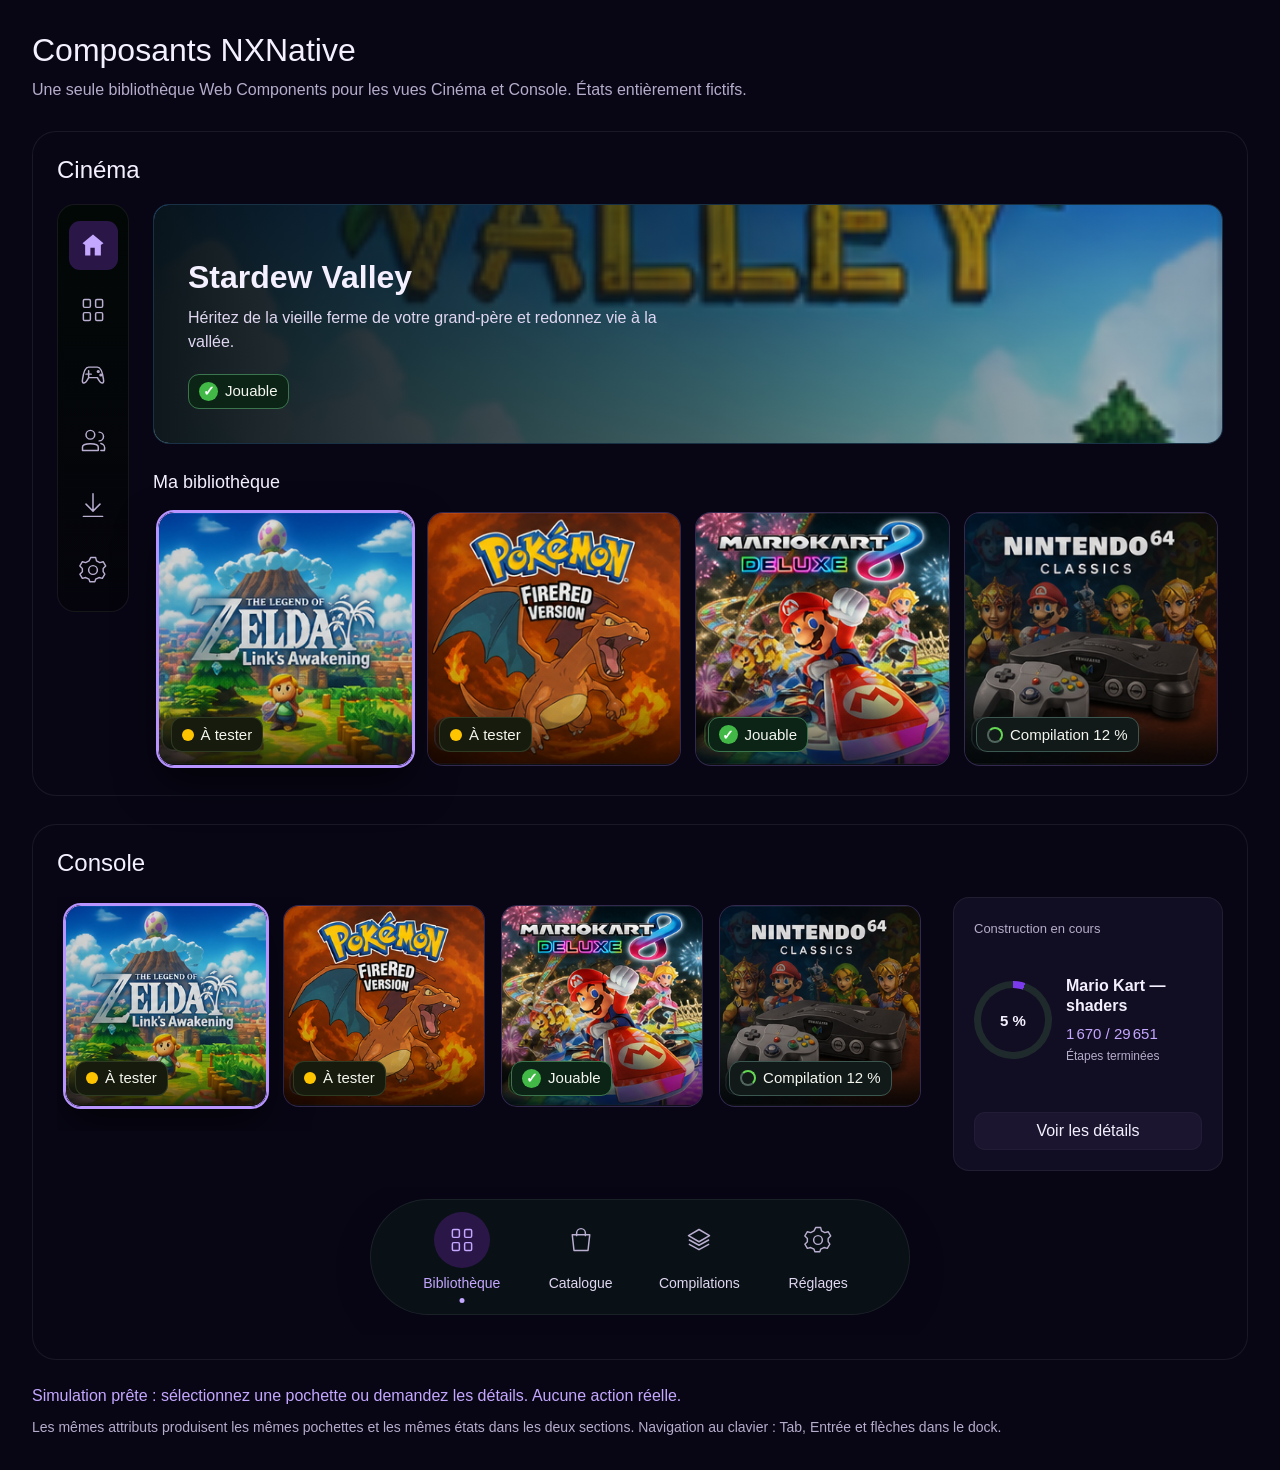
<file: tools/build-monitor/protos/components-demo.html>
<!doctype html>
<!-- Run from NXNative: python3 -m http.server 8768 --bind 127.0.0.1 --directory tools/build-monitor ; open /protos/components-demo.html -->
<html lang="fr">
<head>
  <meta charset="utf-8">
  <meta name="viewport" content="width=device-width,initial-scale=1">
  <title>NXNative — démo des composants partagés</title>
  <link rel="stylesheet" href="./nx-shared.css">
  <style>
    *{box-sizing:border-box}
    body{margin:0;background:var(--nx-base);color:var(--nx-text);font-family:var(--nx-font)}
    main{max-width:1280px;margin:0 auto;padding:32px}
    h1,h2,h3,p{margin-top:0}
    h1{margin-bottom:8px;font-size:2rem;font-weight:500}
    h2{margin-bottom:20px;font-size:1.5rem;font-weight:500}
    h3{margin-bottom:14px;font-size:1.125rem;font-weight:400}
    .intro,.note{color:var(--nx-muted);line-height:1.6}
    .view{margin-top:28px;padding:24px;border:1px solid var(--nx-hairline);border-radius:24px;background:var(--nx-base)}
    .cinema-layout{display:grid;grid-template-columns:72px minmax(0,1fr);gap:24px}
    .rail{align-self:start;display:flex;flex-direction:column;align-items:center;gap:16px;padding:16px 10px;border:1px solid var(--nx-hairline);border-radius:18px;background:linear-gradient(180deg,#020806,var(--nx-rail))}
    .hero{position:relative;min-height:240px;margin-bottom:28px;padding:34px;display:flex;align-items:flex-end;border:1px solid var(--nx-hairline);border-radius:var(--nx-radius-tile);overflow:hidden;isolation:isolate;background:#082137}
    .hero img{position:absolute;inset:0;z-index:-2;width:100%;height:100%;object-fit:cover;object-position:center 42%}
    .hero::after{content:"";position:absolute;inset:0;z-index:-1;background:linear-gradient(90deg,#050d11f2 0%,#050d1199 52%,#050d1126 100%)}
    .hero-copy{max-width:510px}
    .hero-copy h3{margin-bottom:10px;font-size:2rem;font-weight:600}
    .hero-copy p{margin-bottom:20px;color:var(--nx-text-soft);line-height:1.5}
    .tiles{display:grid;grid-template-columns:repeat(4,minmax(0,1fr));gap:14px;padding:5px}
    .console-layout{display:grid;grid-template-columns:minmax(0,1fr) 270px;align-items:start;gap:24px}
    .carousel{display:grid;grid-auto-flow:column;grid-auto-columns:minmax(180px,1fr);gap:16px;overflow-x:auto;padding:8px 8px 24px;scroll-snap-type:x proximity}
    .carousel nx-tile{scroll-snap-align:start}
    .dock-scroll{overflow-x:auto;margin-top:16px;padding:12px 8px 20px}
    nx-dock{margin:0 auto}
    .events{min-height:24px;margin:24px 0 0;color:var(--nx-green-bright);line-height:1.5}
    .note{margin:8px 0 0;font-size:.875rem}
    @media(max-width:900px){
      .console-layout{grid-template-columns:1fr}
      .console-layout nx-build-card{margin:0 auto}
    }
    @media(max-width:700px){
      main{padding:20px 14px}
      .view{padding:16px}
      .cinema-layout{grid-template-columns:58px minmax(0,1fr);gap:12px}
      .rail{padding:12px 4px;gap:12px}
      .hero{padding:24px;min-height:260px}
      .tiles{grid-template-columns:repeat(2,minmax(0,1fr))}
    }
    @media(prefers-reduced-motion:reduce){.carousel{scroll-behavior:auto;scroll-snap-type:none}}
  </style>
</head>
<body>
  <main>
    <h1>Composants NXNative</h1>
    <p class="intro">Une seule bibliothèque Web Components pour les vues Cinéma et Console. États entièrement fictifs.</p>

    <section class="view" aria-labelledby="cinema-title">
      <h2 id="cinema-title">Cinéma</h2>
      <div class="cinema-layout">
        <nav class="rail" aria-label="Navigation Cinéma">
          <nx-nav icon="home" label="Accueil" active></nx-nav>
          <nx-nav icon="library" label="Bibliothèque"></nx-nav>
          <nx-nav icon="games" label="Jeux"></nx-nav>
          <nx-nav icon="friends" label="Amis"></nx-nav>
          <nx-nav icon="downloads" label="Téléchargements"></nx-nav>
          <nx-nav icon="settings" label="Réglages"></nx-nav>
        </nav>
        <div>
          <section class="hero" aria-label="Stardew Valley — exemple fictif">
            <img src="./console-block-1-assets/stardew.png" alt="" draggable="false">
            <div class="hero-copy">
              <h3>Stardew Valley</h3>
              <p>Héritez de la vieille ferme de votre grand-père et redonnez vie à la vallée.</p>
              <nx-pill status="ready" label="Jouable"></nx-pill>
            </div>
          </section>
          <h3>Ma bibliothèque</h3>
          <div class="tiles" aria-label="Pochettes Cinéma fictives">
            <nx-tile src="./cinema-block-2-assets/zelda.png" game="Zelda : Link’s Awakening" status="test" label="À tester" selected></nx-tile>
            <nx-tile src="./cinema-block-2-assets/pokemon.png" game="Pokémon FireRed" status="test" label="À tester"></nx-tile>
            <nx-tile src="./cinema-block-2-assets/mario.png" game="Mario Kart 8 Deluxe" status="ready" label="Jouable"></nx-tile>
            <nx-tile src="./cinema-block-2-assets/n64.png" game="Nintendo 64 Classics" status="compiling" label="Compilation" value="12"></nx-tile>
          </div>
        </div>
      </div>
    </section>

    <section class="view" aria-labelledby="console-title">
      <h2 id="console-title">Console</h2>
      <div class="console-layout">
        <div class="carousel" aria-label="Carousel des mêmes pochettes fictives">
          <nx-tile src="./cinema-block-2-assets/zelda.png" game="Zelda : Link’s Awakening" status="test" label="À tester" selected></nx-tile>
          <nx-tile src="./cinema-block-2-assets/pokemon.png" game="Pokémon FireRed" status="test" label="À tester"></nx-tile>
          <nx-tile src="./cinema-block-2-assets/mario.png" game="Mario Kart 8 Deluxe" status="ready" label="Jouable"></nx-tile>
          <nx-tile src="./cinema-block-2-assets/n64.png" game="Nintendo 64 Classics" status="compiling" label="Compilation" value="12"></nx-tile>
        </div>
        <nx-build-card name="Mario Kart — shaders" done="1670" total="29651"></nx-build-card>
      </div>
      <div class="dock-scroll">
        <nx-dock>
          <nx-nav icon="library" label="Bibliothèque" active></nx-nav>
          <nx-nav icon="catalog" label="Catalogue"></nx-nav>
          <nx-nav icon="builds" label="Compilations"></nx-nav>
          <nx-nav icon="settings" label="Réglages"></nx-nav>
        </nx-dock>
      </div>
    </section>

    <p class="events" id="events" role="status">Simulation prête : sélectionnez une pochette ou demandez les détails. Aucune action réelle.</p>
    <p class="note">Les mêmes attributs produisent les mêmes pochettes et les mêmes états dans les deux sections. Navigation au clavier : Tab, Entrée et flèches dans le dock.</p>
  </main>
  <script type="module">
    import '../nx-components.js';

    const events = document.getElementById('events');
    document.addEventListener('nx-select', event => {
      document.querySelectorAll('nx-tile').forEach(tile => {
        tile.selected = tile.getAttribute('game') === event.detail.game;
      });
      events.textContent = `Simulation : ${event.detail.game} sélectionné. Aucune fiche réelle ni commande exécutée.`;
    });
    document.addEventListener('nx-details', event => {
      events.textContent = `Simulation : détails de « ${event.detail.name} ». Aucun build consulté.`;
    });
  </script>
</body>
</html>
</file>
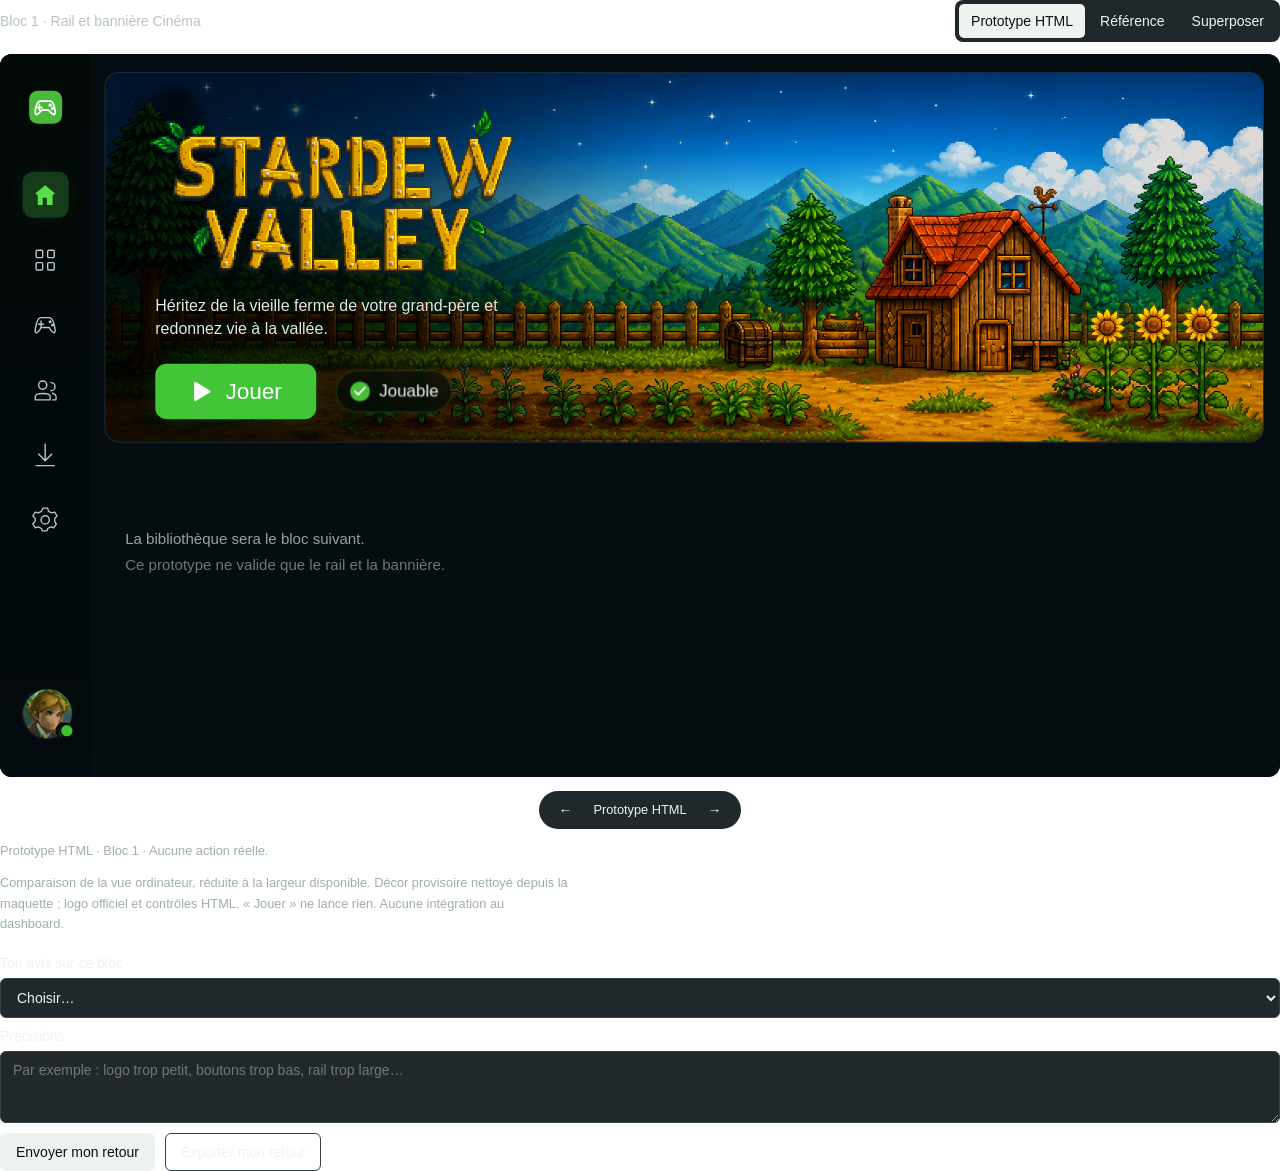
<file: tools/build-monitor/protos/prototype-cinema-block-1.html>
<!doctype html>
<!-- THROWAWAY: validate only the approved Cinema rail/hero before any integration. ?variant=html|reference|overlay. No live game data, persistence or mutations. -->
<!-- Run from NXNative: python3 -m http.server 8768 --bind 127.0.0.1 --directory tools/build-monitor/protos -->
<html lang="fr">
<head>
<meta charset="utf-8">
<meta name="viewport" content="width=device-width,initial-scale=1">
<title>Prototype Cinéma — rail et bannière</title>
<style>
html,body{margin:0;background:transparent}*{box-sizing:border-box}
.review{font-family:"Helvetica Neue",Arial,sans-serif;color:var(--foreground,#eef3f0);max-width:1360px;margin:0 auto}
.review-tools{display:flex;align-items:center;justify-content:space-between;gap:12px;flex-wrap:wrap;margin-bottom:12px}
.review-tools p{font-size:.875rem;margin:0;color:var(--muted-foreground,#b9c3c6)}
.tabs{display:flex;gap:3px;border-radius:8px;background:var(--muted,#20282b);padding:4px}
.tabs button,.cycle button{font:inherit;border:0;border-radius:5px;cursor:pointer;background:none;color:inherit;padding:9px 12px;font-size:.875rem}
.tabs button[aria-pressed=true]{background:var(--foreground,#eef3f0);color:var(--background,#0a1115)}
button:focus-visible,select:focus-visible,textarea:focus-visible{outline:2px solid #4acb40;outline-offset:4px}
[hidden]{display:none!important}
.frame{width:100%;aspect-ratio:1360/768;position:relative;overflow:hidden;border-radius:12px;background:#050d11}
.canvas{--base:#050d11;--rail:#030a0e;--text:#f1f6f1;--muted:#bcc8c3;--green:#42c536;--green-active:#153b1a;width:1360px;height:768px;transform-origin:top left;position:absolute;inset:0;color:var(--text);font-family:"Helvetica Neue",Arial,sans-serif;font-size:1rem;background:var(--base)}
.reference{position:absolute;inset:0;width:1360px;height:768px;z-index:3;pointer-events:none}
.reference img{width:100%;height:100%;display:block}
.reference-mask{position:absolute;left:111px;right:0;top:424px;bottom:0;background:var(--base)}
.rail{position:absolute;left:0;top:0;bottom:0;width:96px;background:linear-gradient(180deg,#020806,var(--rail));display:flex;align-items:center;flex-direction:column;padding-top:39px}
.rail button{width:49px;height:49px;padding:0;border:0;color:#bac8c8;background:none;border-radius:11px;display:grid;place-items:center;cursor:pointer}
.rail svg{width:28px;height:28px;fill:none;stroke:currentColor;stroke-width:1.7;stroke-linecap:round;stroke-linejoin:round}
.rail .brand{width:35px;height:35px;border-radius:9px;background:#4ab83b;color:white;margin-bottom:51px;box-shadow:0 0 20px #49c84012}
.rail .brand svg{width:28px;height:28px;stroke-width:2.1}
.rail nav{display:grid;gap:20px}
.rail nav button[aria-pressed=true]{color:#5bdf49;background:var(--green-active);box-shadow:0 0 24px #3ab72e1a}
.rail nav button:hover{background:#ffffff08}
.avatar{position:absolute;left:21px;bottom:38px;width:58px;height:58px}
.avatar img{width:100%;height:100%;border-radius:50%;display:block}
.avatar:after{content:"";position:absolute;right:0;bottom:3px;width:12px;height:12px;border-radius:50%;background:#42bf31;border:2px solid var(--base)}
.hero{position:absolute;left:111px;top:19px;width:1232px;height:394px;border-radius:16px;overflow:hidden;border:1px solid #ffffff12;isolation:isolate;background:#082137}
.hero-art{position:absolute;inset:0;width:100%;height:100%;object-fit:fill;z-index:-2}
.hero:after{content:"";position:absolute;inset:0;background:linear-gradient(90deg,#0004,transparent 55%);z-index:-1;pointer-events:none}
.logo{position:absolute;left:47px;top:38px;width:430px;height:176px;object-fit:contain;object-position:left center}
.hero-copy{position:absolute;left:53px;top:236px;margin:0;max-width:515px;font-size:1.0625rem;line-height:1.45;font-weight:400;color:#e2e8e2;text-shadow:0 1px 3px #0008}
.hero-actions{position:absolute;left:53px;top:309px;display:flex;align-items:center;gap:21px}
.play{height:59px;min-width:171px;padding:0 25px;border:0;border-radius:12px;background:var(--green);color:white;font-size:1.5rem;font-weight:500;font-family:inherit;display:flex;align-items:center;justify-content:center;gap:13px;box-shadow:0 0 25px #43d43b24;cursor:pointer}
.play:hover{background:#4ad53d}.play svg{width:25px;height:25px;fill:currentColor;stroke:none}
.status{display:flex;align-items:center;gap:9px;padding:10px 13px;border-radius:999px;border:1px solid #64bb493f;background:#030d09bd;font-size:1.125rem;line-height:1.3;backdrop-filter:blur(5px);box-shadow:0 0 14px #5edc3712}
.status svg{width:23px;height:23px;flex:none}
.next-block{position:absolute;left:133px;top:486px;color:#657b7d;font-size:1rem;line-height:1.7;z-index:4}
.next-block strong{font-weight:400;color:#91a4a5}
.cycle{display:flex;align-items:center;justify-content:center;gap:10px;border-radius:999px;width:fit-content;padding:4px 8px;margin:14px auto 0;background:var(--muted,#20282b);font-size:.8rem;color:var(--foreground,#eef3f0)}
.cycle button{padding:7px 11px}
.notes{color:var(--muted-foreground,#9eaeb1);font-size:.8rem;line-height:1.6;margin:12px 0 0;max-width:80ch}
.feedback{display:grid;gap:10px;margin-top:20px;font-size:.875rem}
.feedback label{display:grid;gap:7px}
.feedback select,.feedback textarea{font:inherit;color:var(--foreground,#eef3f0);background:var(--muted,#20282b);border:1px solid var(--border,#364346);padding:10px 12px;border-radius:6px;width:100%}
.feedback textarea{min-height:72px;resize:vertical}
.feedback-actions{display:flex;gap:10px;flex-wrap:wrap}
.send{font:inherit;border:0;border-radius:6px;padding:11px 16px;background:var(--foreground,#eef3f0);color:var(--background,#091115);cursor:pointer;width:fit-content}
.export{font:inherit;padding:10px 15px;color:inherit;background:transparent;border:1px solid var(--border,#364346);border-radius:6px;cursor:pointer}
.send:disabled{opacity:.55;cursor:default}
@media(max-width:500px){.review-tools p{font-size:.8rem}.tabs button{padding:8px 10px;font-size:.8rem}.notes{font-size:.75rem}}
@media(prefers-reduced-motion:reduce){*{transition:none!important;scroll-behavior:auto!important}}
</style>
</head>
<body>
<main class="review">
  <div class="review-tools"><p>Bloc 1 · Rail et bannière Cinéma</p><div class="tabs" role="group" aria-label="Comparer avec l’image validée"><button data-view="html" type="button" aria-pressed="true">Prototype HTML</button><button data-view="reference" type="button" aria-pressed="false">Référence</button><button data-view="overlay" type="button" aria-pressed="false">Superposer</button></div></div>
  <div class="frame" id="frame"><div class="canvas" id="canvas">
    <aside class="rail" aria-label="Navigation du prototype">
      <button type="button" class="brand" aria-label="Accueil du prototype" data-action="Accueil"><svg viewBox="0 0 32 32" aria-hidden="true"><path d="M10 8h12c3 0 5 5 6 11 1 5-1 7-4 4l-4-4h-8l-4 4c-3 3-5 1-4-4 1-6 3-11 6-11Z"/><path d="M9 12v7m-3-3h6"/><circle cx="22" cy="13" r="1"/><circle cx="25" cy="17" r="1"/></svg></button>
      <nav aria-label="Rubriques simulées">
        <button type="button" aria-label="Accueil" title="Accueil" data-action="Accueil" aria-pressed="true"><svg viewBox="0 0 32 32" aria-hidden="true"><path d="m4 14 12-10 12 10-3 2v12h-7v-9h-5v9H7V16Z" fill="currentColor" stroke="none"/></svg></button>
        <button type="button" aria-label="Bibliothèque" title="Bibliothèque" data-action="Bibliothèque" aria-pressed="false"><svg viewBox="0 0 32 32" aria-hidden="true"><rect x="5" y="4" width="8" height="9" rx="1.5"/><rect x="19" y="4" width="8" height="9" rx="1.5"/><rect x="5" y="19" width="8" height="9" rx="1.5"/><rect x="19" y="19" width="8" height="9" rx="1.5"/></svg></button>
        <button type="button" aria-label="Jeux" title="Jeux" data-action="Jeux" aria-pressed="false"><svg viewBox="0 0 32 32" aria-hidden="true"><path d="M11 7h10c4 0 6 7 7 14 1 6-3 6-7-2H11c-4 8-8 8-7 2 1-7 3-14 7-14Z"/><path d="M11 11v7m-3-3h6"/><circle cx="22" cy="12" r="1"/><circle cx="25" cy="16" r="1"/></svg></button>
        <button type="button" aria-label="Amis" title="Amis" data-action="Amis" aria-pressed="false"><svg viewBox="0 0 32 32" aria-hidden="true"><circle cx="13" cy="10" r="5"/><path d="M4 28v-4c0-5 18-5 18 0v4ZM23 7a5 5 0 0 1 0 10m2 3c4 1 5 3 4 8h-4"/></svg></button>
        <button type="button" aria-label="Téléchargements" title="Téléchargements" data-action="Téléchargements" aria-pressed="false"><svg viewBox="0 0 32 32" aria-hidden="true"><path d="M16 3v20m-8-8 8 8 8-8M5 29h22"/></svg></button>
        <button type="button" aria-label="Réglages" title="Réglages" data-action="Réglages" aria-pressed="false"><svg viewBox="0 0 32 32" aria-hidden="true"><path d="m13 4 6 0 1 4 4 2 4-1 3 5-3 3 0 4 2 3-3 5-4-1-4 2-1 3h-6l-1-3-4-2-4 1-3-5 3-3v-4l-3-3 3-5 4 1 4-2Z" transform="translate(1 -2) scale(.95)"/><circle cx="16" cy="16" r="5"/></svg></button>
      </nav>
      <div class="avatar"><img src="cinema-block-1-assets/avatar.png" alt="Avatar illustré de Link"></div>
    </aside>
    <section class="hero" aria-label="Stardew Valley — prototype visuel">
      <img class="hero-art" src="cinema-block-1-assets/hero-background.png" alt="" draggable="false">
      <img class="logo" src="cinema-block-1-assets/stardew-logo.png" alt="Stardew Valley" draggable="false">
      <p class="hero-copy">Héritez de la vieille ferme de votre grand-père et<br>redonnez vie à la vallée.</p>
      <div class="hero-actions"><button type="button" class="play" id="play"><svg viewBox="0 0 24 24" aria-hidden="true"><path d="M5 3.5c0-1 1-1.5 2-1l14 8.5c1 .5 1 1.5 0 2L7 21.5c-1 .5-2 0-2-1Z"/></svg>Jouer</button><span class="status"><svg viewBox="0 0 24 24" aria-hidden="true"><circle cx="12" cy="12" r="11" fill="#48be39"/><path d="m6.5 12 3.5 3.5 7.5-8" fill="none" stroke="white" stroke-width="2" stroke-linecap="round" stroke-linejoin="round"/></svg>Jouable</span></div>
    </section>
    <div class="reference" id="reference" hidden><img src="direction-a-cinema.png" alt="Image Cinéma validée servant de référence"><div class="reference-mask"></div></div>
    <p class="next-block"><strong>La bibliothèque sera le bloc suivant.</strong><br>Ce prototype ne valide que le rail et la bannière.</p>
  </div></div>
  <div class="cycle" aria-label="Basculer la comparaison"><button id="previous" type="button" aria-label="Vue précédente">←</button><span id="variant-label">Prototype HTML</span><button id="next" type="button" aria-label="Vue suivante">→</button></div>
  <p class="notes" id="state" role="status">Prototype HTML · Bloc 1 · Aucune action réelle.</p>
  <p class="notes">Comparaison de la vue ordinateur, réduite à la largeur disponible. Décor provisoire nettoyé depuis la maquette ; logo officiel et contrôles HTML. « Jouer » ne lance rien. Aucune intégration au dashboard.</p>
  <form class="feedback" id="feedback">
    <label for="verdict">Ton avis sur ce bloc<select id="verdict" name="verdict" required><option value="" disabled selected>Choisir…</option><option value="validate">Valider visuellement ce bloc</option><option value="revise">Demander des corrections</option></select></label>
    <label for="note">Précisions<textarea id="note" name="note" aria-label="Précisions pour ce bloc" placeholder="Par exemple : logo trop petit, boutons trop bas, rail trop large…"></textarea></label>
    <div class="feedback-actions"><button class="send" id="send" type="submit">Envoyer mon retour</button><button class="export" id="export" type="button">Exporter mon retour</button></div>
  </form>
</main>
<script>
const variants=['html','reference','overlay'];
const labels={html:'Prototype HTML',reference:'Référence validée',overlay:'Superposition à 50 %'};
const frame=document.getElementById('frame'),canvas=document.getElementById('canvas'),reference=document.getElementById('reference');
let variant=new URL(location.href).searchParams.get('variant') || 'html';
function fit(){const scale=Math.min(1,frame.clientWidth/1360);canvas.style.transform=`scale(${scale})`;}
function setVariant(value){
  variant=variants.includes(value)?value:'html';
  reference.hidden=variant==='html';reference.style.opacity=variant==='overlay'?'.5':'1';
  document.querySelectorAll('[data-view]').forEach(button=>button.setAttribute('aria-pressed',String(button.dataset.view===variant)));
  document.getElementById('variant-label').textContent=labels[variant];
  document.getElementById('state').textContent=`${labels[variant]} · Bloc 1 · Aucune action réelle.`;
  if(location.protocol.startsWith('http')){const url=new URL(location.href);url.searchParams.set('variant',variant);history.replaceState(null,'',url);}
}
function cycle(step){setVariant(variants[(variants.indexOf(variant)+step+variants.length)%variants.length]);}
document.querySelectorAll('[data-view]').forEach(button=>button.onclick=()=>setVariant(button.dataset.view));
document.getElementById('previous').onclick=()=>cycle(-1);document.getElementById('next').onclick=()=>cycle(1);
document.getElementById('play').onclick=()=>{document.getElementById('state').textContent='Simulation : clic sur Jouer. Aucun jeu lancé.';};
document.querySelectorAll('[data-action]').forEach(button=>button.onclick=()=>{document.querySelectorAll('.rail nav button').forEach(item=>item.setAttribute('aria-pressed',String(item===button)));document.getElementById('state').textContent=`Simulation : ${button.dataset.action}. Aucune navigation réelle.`;});
document.addEventListener('keydown',event=>{if(event.defaultPrevented || event.altKey || event.ctrlKey || event.metaKey || event.target.closest('input,textarea,select,[contenteditable=true]'))return;if(event.key==='ArrowRight' || event.key==='ArrowLeft'){event.preventDefault();cycle(event.key==='ArrowRight'?1:-1);}});
function feedback(){return {block:'cinema-rail-hero',verdict:document.getElementById('verdict').value,note:document.getElementById('note').value.trim(),variant};}
document.getElementById('feedback').onsubmit=async event=>{event.preventDefault();const answer=feedback();if(!answer.verdict)return;const summary=answer.verdict==='validate'?'Bloc 1 validé visuellement':'Bloc 1 à reprendre';if(typeof openchamber!=='undefined' && typeof openchamber.submit==='function'){await openchamber.submit(answer,summary);document.getElementById('send').disabled=true;}else document.getElementById('state').textContent=summary+' · Validation locale uniquement, aucun fichier modifié.';};
document.getElementById('export').onclick=()=>{const url=URL.createObjectURL(new Blob([JSON.stringify(feedback(),null,2)],{type:'application/json'})),link=document.createElement('a');link.href=url;link.download='retour-prototype-cinema-bloc-1.json';document.body.append(link);link.click();link.remove();URL.revokeObjectURL(url);};
const saved=typeof openchamber!=='undefined'?openchamber.answer:null;
if(saved?.block==='cinema-rail-hero'){document.getElementById('verdict').value=saved.verdict;document.getElementById('note').value=saved.note || '';variant=saved.variant;document.getElementById('send').disabled=true;}
new ResizeObserver(fit).observe(frame);fit();setVariant(variant);
</script>
</body>
</html>
</file>
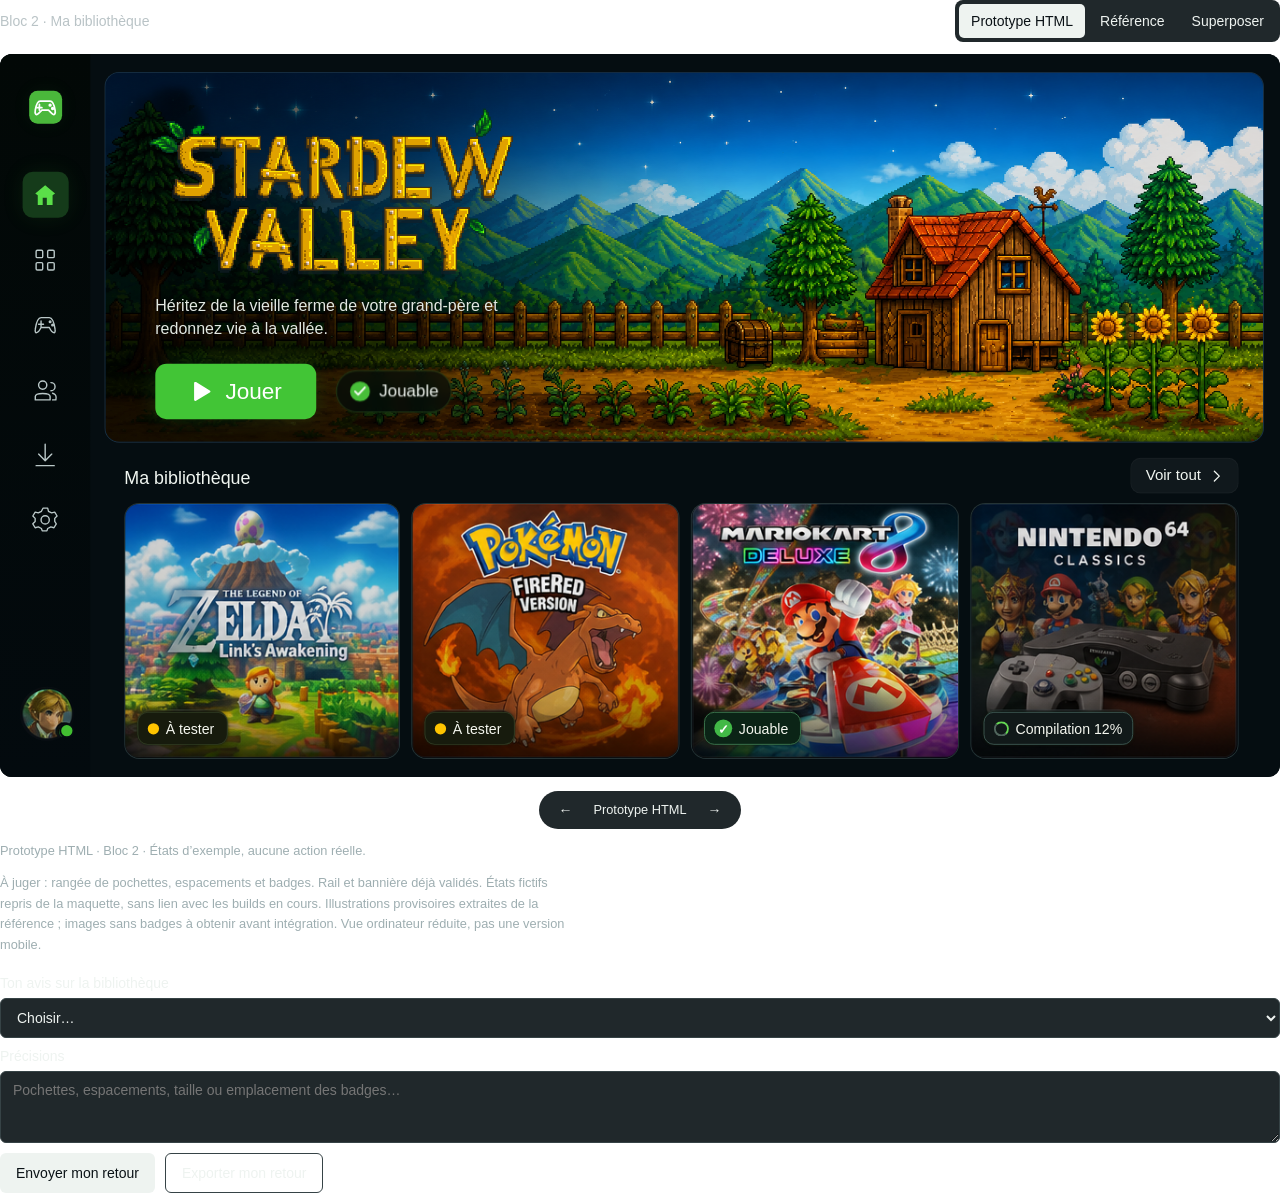
<file: tools/build-monitor/protos/prototype-cinema-block-2.html>
<!doctype html>
<!-- THROWAWAY: review only the Cinema library row. Rail/hero are carried over from the visually accepted block 1. No live state, persistence or real actions. -->
<!-- Run: python3 -m http.server 8768 --bind 127.0.0.1 --directory tools/build-monitor/protos -->
<html lang="fr"><head><meta charset="utf-8"><meta name="viewport" content="width=device-width,initial-scale=1"><title>Prototype Cinéma — bibliothèque</title>
<style>
html,body{margin:0;background:transparent}*{box-sizing:border-box}[hidden]{display:none!important}
.review{font-family:"Helvetica Neue",Arial,sans-serif;color:var(--foreground,#eef3f0);max-width:1360px;margin:0 auto}
.tools{display:flex;align-items:center;justify-content:space-between;gap:12px;flex-wrap:wrap;margin-bottom:12px}.tools p{font-size:.875rem;margin:0;color:var(--muted-foreground,#b9c3c6)}
.tabs,.cycle{display:flex;gap:3px;border-radius:8px;background:var(--muted,#20282b);padding:4px}.tabs button,.cycle button{font:inherit;border:0;border-radius:5px;cursor:pointer;background:none;color:inherit;padding:9px 12px;font-size:.875rem}.tabs button[aria-pressed=true]{background:var(--foreground,#eef3f0);color:var(--background,#0a1115)}
button:focus-visible,select:focus-visible,textarea:focus-visible{outline:2px solid #4acb40;outline-offset:4px}
.frame{width:100%;aspect-ratio:1360/768;position:relative;overflow:hidden;border-radius:12px;background:#050d11}
.canvas{--base:#050d11;--rail:#030a0e;--text:#f1f6f1;--green:#42c536;--green-active:#153b1a;width:1360px;height:768px;transform-origin:top left;position:absolute;inset:0;color:var(--text);font-family:"Helvetica Neue",Arial,sans-serif;font-size:1rem;background:var(--base)}
.reference{position:absolute;inset:0;width:1360px;height:768px;z-index:3;pointer-events:none}.reference img{width:100%;height:100%;display:block}
.rail{position:absolute;left:0;top:0;bottom:0;width:96px;background:linear-gradient(180deg,#020806,var(--rail));display:flex;align-items:center;flex-direction:column;padding-top:39px}
.rail button{width:49px;height:49px;padding:0;border:0;color:#bac8c8;background:none;border-radius:11px;display:grid;place-items:center;cursor:pointer}.rail svg{width:28px;height:28px;fill:none;stroke:currentColor;stroke-width:1.7;stroke-linecap:round;stroke-linejoin:round}
.rail .brand{width:35px;height:35px;border-radius:9px;background:#4ab83b;color:white;margin-bottom:51px;box-shadow:0 0 20px #49c84012}.rail .brand svg{width:28px;height:28px;stroke-width:2.1}.rail nav{display:grid;gap:20px}.rail nav button[aria-pressed=true]{color:#5bdf49;background:var(--green-active);box-shadow:0 0 24px #3ab72e1a}.rail nav button:hover{background:#ffffff08}
.avatar{position:absolute;left:21px;bottom:38px;width:58px;height:58px}.avatar img{width:100%;height:100%;border-radius:50%;display:block}.avatar:after{content:"";position:absolute;right:0;bottom:3px;width:12px;height:12px;border-radius:50%;background:#42bf31;border:2px solid var(--base)}
.hero{position:absolute;left:111px;top:19px;width:1232px;height:394px;border-radius:16px;overflow:hidden;border:1px solid #ffffff12;isolation:isolate;background:#082137}.hero-art{position:absolute;inset:0;width:100%;height:100%;object-fit:fill;z-index:-2}.hero:after{content:"";position:absolute;inset:0;background:linear-gradient(90deg,#0004,transparent 55%);z-index:-1;pointer-events:none}
.logo{position:absolute;left:47px;top:38px;width:430px;height:176px;object-fit:contain;object-position:left center}.hero-copy{position:absolute;left:53px;top:236px;margin:0;max-width:515px;font-size:1.0625rem;line-height:1.45;font-weight:400;color:#e2e8e2;text-shadow:0 1px 3px #0008}.hero-actions{position:absolute;left:53px;top:309px;display:flex;align-items:center;gap:21px}
.play{height:59px;min-width:171px;padding:0 25px;border:0;border-radius:12px;background:var(--green);color:white;font-size:1.5rem;font-weight:500;font-family:inherit;display:flex;align-items:center;justify-content:center;gap:13px;box-shadow:0 0 25px #43d43b24;cursor:pointer}.play:hover{background:#4ad53d}.play svg{width:25px;height:25px;fill:currentColor;stroke:none}
.status{display:flex;align-items:center;gap:9px;padding:10px 13px;border-radius:999px;border:1px solid #64bb493f;background:#030d09bd;font-size:1.125rem;line-height:1.3;backdrop-filter:blur(5px);box-shadow:0 0 14px #5edc3712}.status svg{width:23px;height:23px;flex:none}
.library{position:absolute;left:132px;top:429px;width:1184px}.library-head{height:38px;display:flex;align-items:center;justify-content:space-between;margin-bottom:10px}.library h2{position:relative;top:3px;font-size:1.1875rem;font-weight:400;line-height:1.3;margin:0}.all{height:38px;padding:0 15px;display:flex;align-items:center;gap:9px;background:#10181c;color:#f1f6f1;border:1px solid #ffffff08;border-radius:11px;font:inherit;font-size:1rem;cursor:pointer}.all svg{width:15px;height:15px;fill:none;stroke:currentColor;stroke-width:1.8;stroke-linecap:round;stroke-linejoin:round}
.tiles{display:grid;grid-template-columns:293px repeat(3,285px);gap:12px}.tile{position:relative;height:272px;border:1px solid #728f8d40;border-radius:16px;overflow:hidden;padding:0;background:#0b1418;color:#fff;font:inherit;cursor:pointer;text-align:left}.tile img{display:block;width:100%;height:100%;object-fit:fill}.tile:hover{border-color:#88b187}.tile[aria-pressed=true]{outline:3px solid #4acb40;outline-offset:3px}
/* shortcut: opaque badges cover mockup-baked labels; obtain clean cover art before using live statuses. */
.tile-status{position:absolute;left:13px;bottom:14px;display:flex;align-items:center;gap:7px;height:35px;padding:6px 10px;border:1px solid #53694166;border-radius:11px;background:#171b0d;color:#f5f7ef;font-size:.9375rem;line-height:20px;white-space:nowrap;box-shadow:0 0 3px #111a0d}.tile-status.test{min-width:96px}.dot{width:12px;height:12px;background:#ffc400;border-radius:50%;flex:none}.tile-status.ready{min-width:103px;background:#0b2416;border-color:#3b754d}.tick{width:19px;height:19px;border-radius:50%;display:grid;place-items:center;background:#42b947;color:white;font-size:.875rem;font-weight:700;line-height:1}.tile-status.compiling{min-width:159px;background:#111919;border-color:#3c5650}.spinner{width:16px;height:16px;border:2px solid #50665d;border-top-color:#65d853;border-right-color:#65d853;border-radius:50%;flex:none}
.cycle{align-items:center;justify-content:center;gap:10px;border-radius:999px;width:fit-content;padding:4px 8px;margin:14px auto 0;font-size:.8rem}.cycle button{padding:7px 11px}
.notes{font-size:.8rem;line-height:1.6;color:var(--muted-foreground,#9eaeb1);margin:12px 0 0;max-width:80ch}.feedback{display:grid;gap:10px;margin-top:20px;font-size:.875rem}.feedback label{display:grid;gap:7px}.feedback select,.feedback textarea{font:inherit;color:var(--foreground,#eef3f0);background:var(--muted,#20282b);border:1px solid var(--border,#364346);padding:10px 12px;border-radius:6px;width:100%}.feedback textarea{min-height:72px;resize:vertical}.actions{display:flex;gap:10px;flex-wrap:wrap}.send,.export{font:inherit;padding:11px 16px;border-radius:6px;cursor:pointer;width:fit-content}.send{border:0;background:var(--foreground,#eef3f0);color:var(--background,#091115)}.send:disabled{opacity:.55;cursor:default}.export{border:1px solid var(--border,#364346);color:inherit;background:transparent}
@media(max-width:500px){.tools p{font-size:.8rem}.tabs button{padding:8px 10px;font-size:.8rem}.notes{font-size:.75rem}}@media(prefers-reduced-motion:reduce){*{transition:none!important;scroll-behavior:auto!important}}
</style></head><body><main class="review">
<div class="tools"><p>Bloc 2 · Ma bibliothèque</p><div class="tabs" role="group" aria-label="Comparer avec l’image validée"><button data-view="html" type="button" aria-pressed="true">Prototype HTML</button><button data-view="reference" type="button" aria-pressed="false">Référence</button><button data-view="overlay" type="button" aria-pressed="false">Superposer</button></div></div>
<div class="frame" id="frame"><div class="canvas" id="canvas">
<aside class="rail" aria-label="Navigation du prototype">
<button type="button" class="brand" aria-label="Accueil du prototype" data-action="Accueil"><svg viewBox="0 0 32 32" aria-hidden="true"><path d="M10 8h12c3 0 5 5 6 11 1 5-1 7-4 4l-4-4h-8l-4 4c-3 3-5 1-4-4 1-6 3-11 6-11Z"/><path d="M9 12v7m-3-3h6"/><circle cx="22" cy="13" r="1"/><circle cx="25" cy="17" r="1"/></svg></button>
<nav aria-label="Rubriques simulées">
<button type="button" aria-label="Accueil" title="Accueil" data-action="Accueil" aria-pressed="true"><svg viewBox="0 0 32 32" aria-hidden="true"><path d="m4 14 12-10 12 10-3 2v12h-7v-9h-5v9H7V16Z" fill="currentColor" stroke="none"/></svg></button>
<button type="button" aria-label="Bibliothèque" title="Bibliothèque" data-action="Bibliothèque" aria-pressed="false"><svg viewBox="0 0 32 32" aria-hidden="true"><rect x="5" y="4" width="8" height="9" rx="1.5"/><rect x="19" y="4" width="8" height="9" rx="1.5"/><rect x="5" y="19" width="8" height="9" rx="1.5"/><rect x="19" y="19" width="8" height="9" rx="1.5"/></svg></button>
<button type="button" aria-label="Jeux" title="Jeux" data-action="Jeux" aria-pressed="false"><svg viewBox="0 0 32 32" aria-hidden="true"><path d="M11 7h10c4 0 6 7 7 14 1 6-3 6-7-2H11c-4 8-8 8-7 2 1-7 3-14 7-14Z"/><path d="M11 11v7m-3-3h6"/><circle cx="22" cy="12" r="1"/><circle cx="25" cy="16" r="1"/></svg></button>
<button type="button" aria-label="Amis" title="Amis" data-action="Amis" aria-pressed="false"><svg viewBox="0 0 32 32" aria-hidden="true"><circle cx="13" cy="10" r="5"/><path d="M4 28v-4c0-5 18-5 18 0v4ZM23 7a5 5 0 0 1 0 10m2 3c4 1 5 3 4 8h-4"/></svg></button>
<button type="button" aria-label="Téléchargements" title="Téléchargements" data-action="Téléchargements" aria-pressed="false"><svg viewBox="0 0 32 32" aria-hidden="true"><path d="M16 3v20m-8-8 8 8 8-8M5 29h22"/></svg></button>
<button type="button" aria-label="Réglages" title="Réglages" data-action="Réglages" aria-pressed="false"><svg viewBox="0 0 32 32" aria-hidden="true"><path d="m13 4 6 0 1 4 4 2 4-1 3 5-3 3 0 4 2 3-3 5-4-1-4 2-1 3h-6l-1-3-4-2-4 1-3-5 3-3v-4l-3-3 3-5 4 1 4-2Z" transform="translate(1 -2) scale(.95)"/><circle cx="16" cy="16" r="5"/></svg></button>
</nav><div class="avatar"><img src="cinema-block-1-assets/avatar.png" alt="Avatar illustré de Link"></div></aside>
<section class="hero" aria-label="Bannière validée au bloc 1"><img class="hero-art" src="cinema-block-1-assets/hero-background.png" alt="" draggable="false"><img class="logo" src="cinema-block-1-assets/stardew-logo.png" alt="Stardew Valley" draggable="false"><p class="hero-copy">Héritez de la vieille ferme de votre grand-père et<br>redonnez vie à la vallée.</p><div class="hero-actions"><button type="button" class="play" id="play"><svg viewBox="0 0 24 24" aria-hidden="true"><path d="M5 3.5c0-1 1-1.5 2-1l14 8.5c1 .5 1 1.5 0 2L7 21.5c-1 .5-2 0-2-1Z"/></svg>Jouer</button><span class="status"><svg viewBox="0 0 24 24" aria-hidden="true"><circle cx="12" cy="12" r="11" fill="#48be39"/><path d="m6.5 12 3.5 3.5 7.5-8" fill="none" stroke="white" stroke-width="2" stroke-linecap="round" stroke-linejoin="round"/></svg>Jouable</span></div></section>
<section class="library" aria-labelledby="library-title"><header class="library-head"><h2 id="library-title">Ma bibliothèque</h2><button class="all" id="all" type="button">Voir tout<svg viewBox="0 0 20 20" aria-hidden="true"><path d="m7 3 7 7-7 7"/></svg></button></header>
<div class="tiles" aria-label="Pochettes et états d’exemple">
<button type="button" class="tile" data-game="Zelda : Link’s Awakening" aria-label="Zelda : Link’s Awakening — À tester, exemple" aria-pressed="false"><img src="cinema-block-2-assets/zelda.png" alt=""><span class="tile-status test"><span class="dot" aria-hidden="true"></span>À tester</span></button>
<button type="button" class="tile" data-game="Pokémon FireRed" aria-label="Pokémon FireRed — À tester, exemple" aria-pressed="false"><img src="cinema-block-2-assets/pokemon.png" alt=""><span class="tile-status test"><span class="dot" aria-hidden="true"></span>À tester</span></button>
<button type="button" class="tile" data-game="Mario Kart 8 Deluxe" aria-label="Mario Kart 8 Deluxe — Jouable, exemple" aria-pressed="false"><img src="cinema-block-2-assets/mario.png" alt=""><span class="tile-status ready"><span class="tick" aria-hidden="true">✓</span>Jouable</span></button>
<button type="button" class="tile" data-game="Nintendo 64 Classics" aria-label="Nintendo 64 Classics — Compilation 12 %, exemple fictif" aria-pressed="false"><img src="cinema-block-2-assets/n64.png" alt=""><span class="tile-status compiling"><span class="spinner" aria-hidden="true"></span>Compilation 12%</span></button>
</div></section>
<div class="reference" id="reference" hidden><img src="direction-a-cinema.png" alt="Image Cinéma validée servant de référence"></div>
</div></div>
<div class="cycle"><button id="previous" type="button" aria-label="Vue précédente">←</button><span id="variant-label">Prototype HTML</span><button id="next" type="button" aria-label="Vue suivante">→</button></div>
<p class="notes" id="state" role="status">Bloc 2 · États d’exemple, aucune action réelle.</p>
<p class="notes">À juger : rangée de pochettes, espacements et badges. Rail et bannière déjà validés. États fictifs repris de la maquette, sans lien avec les builds en cours. Illustrations provisoires extraites de la référence ; images sans badges à obtenir avant intégration. Vue ordinateur réduite, pas une version mobile.</p>
<form class="feedback" id="feedback"><label for="verdict">Ton avis sur la bibliothèque<select id="verdict" name="verdict" required><option value="" disabled selected>Choisir…</option><option value="validate">Valider visuellement ce bloc</option><option value="revise">Demander des corrections</option></select></label><label for="note">Précisions<textarea id="note" name="note" aria-label="Précisions pour la bibliothèque" placeholder="Pochettes, espacements, taille ou emplacement des badges…"></textarea></label><div class="actions"><button class="send" id="send" type="submit">Envoyer mon retour</button><button class="export" id="export" type="button">Exporter mon retour</button></div></form>
</main><script>
const variants=['html','reference','overlay'],labels={html:'Prototype HTML',reference:'Référence validée',overlay:'Superposition à 50 %'};
const $=id=>document.getElementById(id);let variant=new URL(location.href).searchParams.get('variant') || 'html';
function fit(){$('canvas').style.transform=`scale(${Math.min(1,$('frame').clientWidth/1360)})`;}
function setVariant(value){variant=variants.includes(value)?value:'html';$('reference').hidden=variant==='html';$('reference').style.opacity=variant==='overlay'?'.5':'1';document.querySelectorAll('[data-view]').forEach(button=>button.setAttribute('aria-pressed',String(button.dataset.view===variant)));$('variant-label').textContent=labels[variant];$('state').textContent=`${labels[variant]} · Bloc 2 · États d’exemple, aucune action réelle.`;if(location.protocol.startsWith('http')){const url=new URL(location.href);url.searchParams.set('variant',variant);history.replaceState(null,'',url);}}
function cycle(step){setVariant(variants[(variants.indexOf(variant)+step+variants.length)%variants.length]);}
document.querySelectorAll('[data-view]').forEach(button=>button.onclick=()=>setVariant(button.dataset.view));$('previous').onclick=()=>cycle(-1);$('next').onclick=()=>cycle(1);
$('play').onclick=()=>{$('state').textContent='Simulation : Jouer. Aucun jeu lancé.';};$('all').onclick=()=>{$('state').textContent='Simulation : Voir tout. Aucun changement de la bibliothèque réelle.';};
document.querySelectorAll('[data-game]').forEach(button=>button.onclick=()=>{document.querySelectorAll('[data-game]').forEach(item=>item.setAttribute('aria-pressed',String(item===button)));$('state').textContent=`Simulation : ${button.dataset.game} sélectionné. Aucune fiche réelle ni commande exécutée.`;});
document.querySelectorAll('[data-action]').forEach(button=>button.onclick=()=>{$('state').textContent=`Simulation : ${button.dataset.action}. Aucune navigation réelle.`;});
document.addEventListener('keydown',event=>{if(event.defaultPrevented || event.altKey || event.ctrlKey || event.metaKey || event.target.closest('input,textarea,select,[contenteditable=true]'))return;if(event.key==='ArrowRight' || event.key==='ArrowLeft'){event.preventDefault();cycle(event.key==='ArrowRight'?1:-1);}});
function feedback(){return {block:'cinema-library',verdict:$('verdict').value,note:$('note').value.trim(),variant};}
$('feedback').onsubmit=async event=>{event.preventDefault();const answer=feedback();if(!answer.verdict)return;const summary=answer.verdict==='validate'?'Bloc 2 validé visuellement':'Bloc 2 à reprendre';if(typeof openchamber!=='undefined' && typeof openchamber.submit==='function'){await openchamber.submit(answer,summary);$('send').disabled=true;}else $('state').textContent=summary+' · Test local uniquement, aucun fichier modifié.';};
$('export').onclick=()=>{const url=URL.createObjectURL(new Blob([JSON.stringify(feedback(),null,2)],{type:'application/json'})),link=document.createElement('a');link.href=url;link.download='retour-prototype-cinema-bloc-2.json';document.body.append(link);link.click();link.remove();URL.revokeObjectURL(url);};
const saved=typeof openchamber!=='undefined'?openchamber.answer:null;if(saved?.block==='cinema-library'){$('verdict').value=saved.verdict;$('note').value=saved.note || '';variant=saved.variant;$('send').disabled=true;}
new ResizeObserver(fit).observe($('frame'));fit();setVariant(variant);
</script></body></html>
</file>
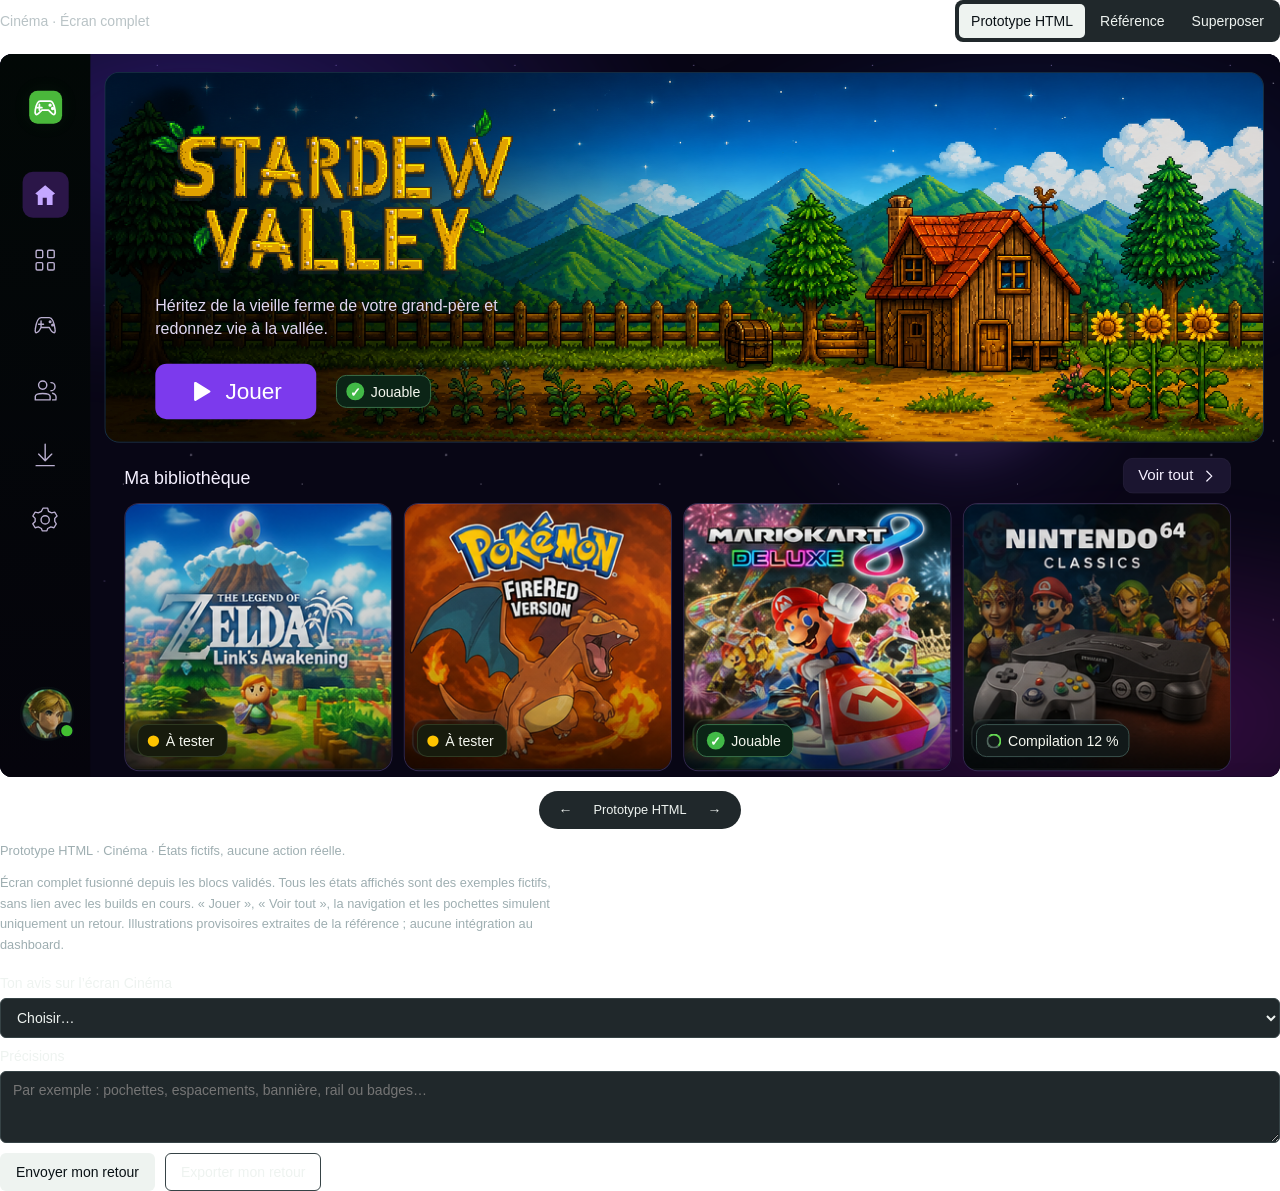
<file: tools/build-monitor/protos/prototype-cinema-full.html>
<!doctype html>
<!-- THROWAWAY: validate the full Cinema screen from approved blocks 1-2. ?variant=html|reference|overlay. Fictional states only; no live data, persistence or mutations. -->
<!-- Run from NXNative: python3 -m http.server 8768 --bind 127.0.0.1 --directory tools/build-monitor/protos -->
<html lang="fr">
<head>
<meta charset="utf-8">
<meta name="viewport" content="width=device-width,initial-scale=1">
<title>Prototype Cinéma — écran complet</title>
<link rel="stylesheet" href="./nx-shared.css">
<style>
html,body{margin:0;background:transparent}*{box-sizing:border-box}
.review{font-family:var(--nx-font);color:var(--foreground,#eef3f0);max-width:1360px;margin:0 auto}
.review-tools{display:flex;align-items:center;justify-content:space-between;gap:12px;flex-wrap:wrap;margin-bottom:12px}
.review-tools p{font-size:.875rem;margin:0;color:var(--muted-foreground,#b9c3c6)}
.tabs{display:flex;gap:3px;border-radius:8px;background:var(--muted,#20282b);padding:4px}
.tabs button,.cycle button{font:inherit;border:0;border-radius:5px;cursor:pointer;background:none;color:inherit;padding:9px 12px;font-size:.875rem}
.tabs button[aria-pressed=true]{background:var(--foreground,#eef3f0);color:var(--background,#0a1115)}
[hidden]{display:none!important}
.frame{width:100%;aspect-ratio:1360/768;position:relative;overflow:hidden;border-radius:12px;background:var(--nx-base)}
.canvas{width:1360px;height:768px;transform-origin:top left;position:absolute;inset:0;color:var(--nx-text);font-family:var(--nx-font);font-size:1rem;background:var(--nx-base)}
.reference{position:absolute;inset:0;width:1360px;height:768px;z-index:3;pointer-events:none}
.reference img{width:100%;height:100%;display:block}
.rail{position:absolute;left:0;top:0;bottom:0;width:96px;z-index:1;background:linear-gradient(180deg,#020806,var(--nx-rail));display:flex;align-items:center;flex-direction:column;padding-top:39px}
.rail .nx-nav{width:49px;height:49px;padding:0}
.rail .nx-nav svg{width:28px;height:28px}
.rail .brand{width:35px;height:35px;border-radius:9px;background:#4ab83b;color:#fff;margin-bottom:51px;box-shadow:0 0 20px #49c84012}
.rail .brand svg{stroke-width:2.1}
.rail nav{display:grid;gap:20px}
.avatar{position:absolute;left:21px;bottom:38px;width:58px;height:58px}
.avatar img{width:100%;height:100%;border-radius:50%;display:block}
.avatar:after{content:"";position:absolute;right:0;bottom:3px;width:12px;height:12px;border-radius:50%;background:#42bf31;border:2px solid var(--nx-base)}
section.hero{position:absolute;left:111px;top:19px;width:1232px;height:394px;z-index:1;border-radius:16px;overflow:hidden;border:1px solid var(--nx-hairline);isolation:isolate;background:#082137;animation:cinema-reveal .45s var(--nx-ease) backwards}
.hero-art{position:absolute;inset:0;width:100%;height:100%;object-fit:fill;z-index:-2}
section.hero:after{content:"";position:absolute;inset:0;background:linear-gradient(90deg,#0004,transparent 55%);z-index:-1;pointer-events:none}
.logo{position:absolute;left:47px;top:38px;width:430px;height:176px;object-fit:contain;object-position:left center}
.hero-copy{position:absolute;left:53px;top:236px;margin:0;max-width:515px;font-size:1.0625rem;line-height:1.45;font-weight:400;color:var(--nx-text-soft);text-shadow:0 1px 3px #0008}
.hero-actions{position:absolute;left:53px;top:309px;display:flex;align-items:center;gap:21px;width:max-content}
.hero-actions .nx-primary,.hero-actions .nx-pill{flex:none}
.nx-primary svg{width:25px;height:25px;fill:currentColor;stroke:none}
.library{position:absolute;left:132px;top:429px;width:1176px;z-index:1}
.library-head{height:38px;display:flex;align-items:center;justify-content:space-between;margin-bottom:10px}
.library h2{position:relative;top:3px;font-size:1.1875rem;font-weight:400;line-height:1.3;margin:0}
.nx-secondary svg{width:15px;height:15px;fill:none;stroke:currentColor;stroke-width:1.8;stroke-linecap:round;stroke-linejoin:round}
.tiles{display:grid;grid-template-columns:repeat(4,285px);gap:12px}
.tile-status{position:absolute;left:13px;bottom:14px}
.tile-status.test{min-width:96px}.tile-status.ready{min-width:103px}.tile-status.compiling{min-width:159px}
.tiles .nx-tile{animation:cinema-reveal .45s var(--nx-ease) backwards}
.tiles .nx-tile:nth-child(1){animation-delay:60ms}
.tiles .nx-tile:nth-child(2){animation-delay:120ms}
.tiles .nx-tile:nth-child(3){animation-delay:180ms}
.tiles .nx-tile:nth-child(4){animation-delay:240ms}
@keyframes cinema-reveal{from{opacity:0;transform:translateY(8px)}to{opacity:1;transform:translateY(0)}}
.cycle{display:flex;align-items:center;justify-content:center;gap:10px;border-radius:999px;width:fit-content;padding:4px 8px;margin:14px auto 0;background:var(--muted,#20282b);font-size:.8rem;color:var(--foreground,#eef3f0)}
.cycle button{padding:7px 11px}
.notes{color:var(--muted-foreground,#9eaeb1);font-size:.8rem;line-height:1.6;margin:12px 0 0;max-width:80ch}
.feedback{display:grid;gap:10px;margin-top:20px;font-size:.875rem}
.feedback label{display:grid;gap:7px}
.feedback select,.feedback textarea{font:inherit;color:var(--foreground,#eef3f0);background:var(--muted,#20282b);border:1px solid var(--border,#364346);padding:10px 12px;border-radius:6px;width:100%}
.feedback textarea{min-height:72px;resize:vertical}
.feedback-actions{display:flex;gap:10px;flex-wrap:wrap}
.send{font:inherit;border:0;border-radius:6px;padding:11px 16px;background:var(--foreground,#eef3f0);color:var(--background,#091115);cursor:pointer;width:fit-content}
.export{font:inherit;padding:10px 15px;color:inherit;background:transparent;border:1px solid var(--border,#364346);border-radius:6px;cursor:pointer}
.send:disabled{opacity:.55;cursor:default}
@media(max-width:500px){.review-tools p{font-size:.8rem}.tabs button{padding:8px 10px;font-size:.8rem}.notes{font-size:.75rem}}
</style>
</head>
<body>
<main class="review">
  <div class="review-tools"><p>Cinéma · Écran complet</p><div class="tabs" role="group" aria-label="Comparer avec l’image validée"><button data-view="html" type="button" aria-pressed="true">Prototype HTML</button><button data-view="reference" type="button" aria-pressed="false">Référence</button><button data-view="overlay" type="button" aria-pressed="false">Superposer</button></div></div>
  <div class="frame" id="frame"><div class="canvas" id="canvas">
    <div class="nx-bg" aria-hidden="true"></div>
    <aside class="rail" aria-label="Navigation du prototype">
      <button type="button" class="nx-nav brand" aria-label="Accueil du prototype" data-action="Accueil"><svg viewBox="0 0 32 32" aria-hidden="true"><path d="M10 8h12c3 0 5 5 6 11 1 5-1 7-4 4l-4-4h-8l-4 4c-3 3-5 1-4-4 1-6 3-11 6-11Z"/><path d="M9 12v7m-3-3h6"/><circle cx="22" cy="13" r="1"/><circle cx="25" cy="17" r="1"/></svg></button>
      <nav aria-label="Rubriques simulées">
        <button type="button" class="nx-nav" aria-label="Accueil" title="Accueil" data-action="Accueil" aria-pressed="true"><svg viewBox="0 0 32 32" aria-hidden="true"><path d="m4 14 12-10 12 10-3 2v12h-7v-9h-5v9H7V16Z" fill="currentColor" stroke="none"/></svg></button>
        <button type="button" class="nx-nav" aria-label="Bibliothèque" title="Bibliothèque" data-action="Bibliothèque" aria-pressed="false"><svg viewBox="0 0 32 32" aria-hidden="true"><rect x="5" y="4" width="8" height="9" rx="1.5"/><rect x="19" y="4" width="8" height="9" rx="1.5"/><rect x="5" y="19" width="8" height="9" rx="1.5"/><rect x="19" y="19" width="8" height="9" rx="1.5"/></svg></button>
        <button type="button" class="nx-nav" aria-label="Jeux" title="Jeux" data-action="Jeux" aria-pressed="false"><svg viewBox="0 0 32 32" aria-hidden="true"><path d="M11 7h10c4 0 6 7 7 14 1 6-3 6-7-2H11c-4 8-8 8-7 2 1-7 3-14 7-14Z"/><path d="M11 11v7m-3-3h6"/><circle cx="22" cy="12" r="1"/><circle cx="25" cy="16" r="1"/></svg></button>
        <button type="button" class="nx-nav" aria-label="Amis" title="Amis" data-action="Amis" aria-pressed="false"><svg viewBox="0 0 32 32" aria-hidden="true"><circle cx="13" cy="10" r="5"/><path d="M4 28v-4c0-5 18-5 18 0v4ZM23 7a5 5 0 0 1 0 10m2 3c4 1 5 3 4 8h-4"/></svg></button>
        <button type="button" class="nx-nav" aria-label="Téléchargements" title="Téléchargements" data-action="Téléchargements" aria-pressed="false"><svg viewBox="0 0 32 32" aria-hidden="true"><path d="M16 3v20m-8-8 8 8 8-8M5 29h22"/></svg></button>
        <button type="button" class="nx-nav" aria-label="Réglages" title="Réglages" data-action="Réglages" aria-pressed="false"><svg viewBox="0 0 32 32" aria-hidden="true"><path d="m13 4 6 0 1 4 4 2 4-1 3 5-3 3 0 4 2 3-3 5-4-1-4 2-1 3h-6l-1-3-4-2-4 1-3-5 3-3v-4l-3-3 3-5 4 1 4-2Z" transform="translate(1 -2) scale(.95)"/><circle cx="16" cy="16" r="5"/></svg></button>
      </nav>
      <div class="avatar"><img src="./cinema-block-1-assets/avatar.png" alt="Avatar illustré de Link"></div>
    </aside>
    <section class="hero" aria-label="Stardew Valley — prototype visuel">
      <img class="hero-art" src="./cinema-block-1-assets/hero-background.png" alt="" draggable="false">
      <img class="logo" src="./cinema-block-1-assets/stardew-logo.png" alt="Stardew Valley" draggable="false">
      <p class="hero-copy">Héritez de la vieille ferme de votre grand-père et<br>redonnez vie à la vallée.</p>
      <div class="hero-actions"><button type="button" class="nx-primary" id="play"><svg viewBox="0 0 24 24" aria-hidden="true"><path d="M5 3.5c0-1 1-1.5 2-1l14 8.5c1 .5 1 1.5 0 2L7 21.5c-1 .5-2 0-2-1Z"/></svg>Jouer</button><span class="nx-pill ready"><span class="nx-tick" aria-hidden="true">✓</span>Jouable</span></div>
    </section>
    <section class="library" aria-labelledby="library-title"><header class="library-head"><h2 id="library-title">Ma bibliothèque</h2><button class="nx-secondary" id="all" type="button">Voir tout<svg viewBox="0 0 20 20" aria-hidden="true"><path d="m7 3 7 7-7 7"/></svg></button></header>
      <div class="tiles" aria-label="Pochettes et états fictifs d’exemple">
        <button type="button" class="nx-tile" data-game="Zelda : Link’s Awakening" aria-label="Zelda : Link’s Awakening — À tester, exemple fictif" aria-pressed="false"><img src="./cinema-block-2-assets/zelda.png" alt=""><span class="nx-pill tile-status test"><span class="nx-dot" aria-hidden="true"></span>À tester</span></button>
        <button type="button" class="nx-tile" data-game="Pokémon FireRed" aria-label="Pokémon FireRed — À tester, exemple fictif" aria-pressed="false"><img src="./cinema-block-2-assets/pokemon.png" alt=""><span class="nx-pill tile-status test"><span class="nx-dot" aria-hidden="true"></span>À tester</span></button>
        <button type="button" class="nx-tile" data-game="Mario Kart 8 Deluxe" aria-label="Mario Kart 8 Deluxe — Jouable, exemple fictif" aria-pressed="false"><img src="./cinema-block-2-assets/mario.png" alt=""><span class="nx-pill tile-status ready"><span class="nx-tick" aria-hidden="true">✓</span>Jouable</span></button>
        <button type="button" class="nx-tile" data-game="Nintendo 64 Classics" aria-label="Nintendo 64 Classics — Compilation 12 %, exemple fictif" aria-pressed="false"><img src="./cinema-block-2-assets/n64.png" alt=""><span class="nx-pill tile-status compiling"><span class="nx-spinner" aria-hidden="true"></span>Compilation 12 %</span></button>
      </div>
    </section>
    <div class="reference" id="reference" hidden><img src="./direction-a-cinema.png" alt="Image Cinéma validée servant de référence"></div>
  </div></div>
  <div class="cycle" aria-label="Basculer la comparaison"><button id="previous" type="button" aria-label="Vue précédente">←</button><span id="variant-label">Prototype HTML</span><button id="next" type="button" aria-label="Vue suivante">→</button></div>
  <p class="notes" id="state" role="status">Prototype HTML · Cinéma · États fictifs, aucune action réelle.</p>
  <p class="notes">Écran complet fusionné depuis les blocs validés. Tous les états affichés sont des exemples fictifs, sans lien avec les builds en cours. « Jouer », « Voir tout », la navigation et les pochettes simulent uniquement un retour. Illustrations provisoires extraites de la référence ; aucune intégration au dashboard.</p>
  <form class="feedback" id="feedback">
    <label for="verdict">Ton avis sur l’écran Cinéma<select id="verdict" name="verdict" required><option value="" disabled selected>Choisir…</option><option value="validate">Valider visuellement cet écran</option><option value="revise">Demander des corrections</option></select></label>
    <label for="note">Précisions<textarea id="note" name="note" aria-label="Précisions pour l’écran Cinéma" placeholder="Par exemple : pochettes, espacements, bannière, rail ou badges…"></textarea></label>
    <div class="feedback-actions"><button class="send" id="send" type="submit">Envoyer mon retour</button><button class="export" id="export" type="button">Exporter mon retour</button></div>
  </form>
</main>
<script>
const variants=['html','reference','overlay'];
const labels={html:'Prototype HTML',reference:'Référence validée',overlay:'Superposition à 50 %'};
const $=id=>document.getElementById(id);
let variant=new URL(location.href).searchParams.get('variant') || 'html';
function fit(){$('canvas').style.transform=`scale(${Math.min(1,$('frame').clientWidth/1360)})`;}
function setVariant(value){
  variant=variants.includes(value)?value:'html';
  $('reference').hidden=variant==='html';$('reference').style.opacity=variant==='overlay'?'.5':'1';
  document.querySelectorAll('[data-view]').forEach(button=>button.setAttribute('aria-pressed',String(button.dataset.view===variant)));
  $('variant-label').textContent=labels[variant];
  $('state').textContent=`${labels[variant]} · Cinéma · États fictifs, aucune action réelle.`;
  if(location.protocol.startsWith('http')){const url=new URL(location.href);url.searchParams.set('variant',variant);history.replaceState(null,'',url);}
}
function cycle(step){setVariant(variants[(variants.indexOf(variant)+step+variants.length)%variants.length]);}
document.querySelectorAll('[data-view]').forEach(button=>button.onclick=()=>setVariant(button.dataset.view));
$('previous').onclick=()=>cycle(-1);$('next').onclick=()=>cycle(1);
$('play').onclick=()=>{$('state').textContent='Simulation : clic sur Jouer. Aucun jeu lancé.';};
$('all').onclick=()=>{$('state').textContent='Simulation : Voir tout. Aucun changement de la bibliothèque réelle.';};
document.querySelectorAll('[data-game]').forEach(button=>button.onclick=()=>{document.querySelectorAll('[data-game]').forEach(item=>item.setAttribute('aria-pressed',String(item===button)));$('state').textContent=`Simulation : ${button.dataset.game} sélectionné. Aucune fiche réelle ni commande exécutée.`;});
document.querySelectorAll('[data-action]').forEach(button=>button.onclick=()=>{document.querySelectorAll('.rail nav button').forEach(item=>item.setAttribute('aria-pressed',String(item===button)));$('state').textContent=`Simulation : ${button.dataset.action}. Aucune navigation réelle.`;});
document.addEventListener('keydown',event=>{if(event.defaultPrevented || event.altKey || event.ctrlKey || event.metaKey || event.target.closest('input,textarea,select,[contenteditable=true]'))return;if(event.key==='ArrowRight' || event.key==='ArrowLeft'){event.preventDefault();cycle(event.key==='ArrowRight'?1:-1);}});
function feedback(){return {block:'cinema-full',verdict:$('verdict').value,note:$('note').value.trim(),variant};}
$('feedback').onsubmit=async event=>{event.preventDefault();const answer=feedback();if(!answer.verdict)return;const summary=answer.verdict==='validate'?'Cinéma validé':'Cinéma à reprendre';if(typeof openchamber!=='undefined' && typeof openchamber.submit==='function'){await openchamber.submit(answer,summary);$('send').disabled=true;}else $('state').textContent=summary+' · Test local uniquement, aucun fichier modifié.';};
$('export').onclick=()=>{const url=URL.createObjectURL(new Blob([JSON.stringify(feedback(),null,2)],{type:'application/json'})),link=document.createElement('a');link.href=url;link.download='retour-prototype-cinema-full.json';document.body.append(link);link.click();link.remove();URL.revokeObjectURL(url);};
const saved=typeof openchamber!=='undefined'?openchamber.answer:null;
if(saved?.block==='cinema-full'){$('verdict').value=saved.verdict;$('note').value=saved.note || '';variant=saved.variant;$('send').disabled=true;}
new ResizeObserver(fit).observe($('frame'));fit();setVariant(variant);
</script>
</body>
</html>
</file>
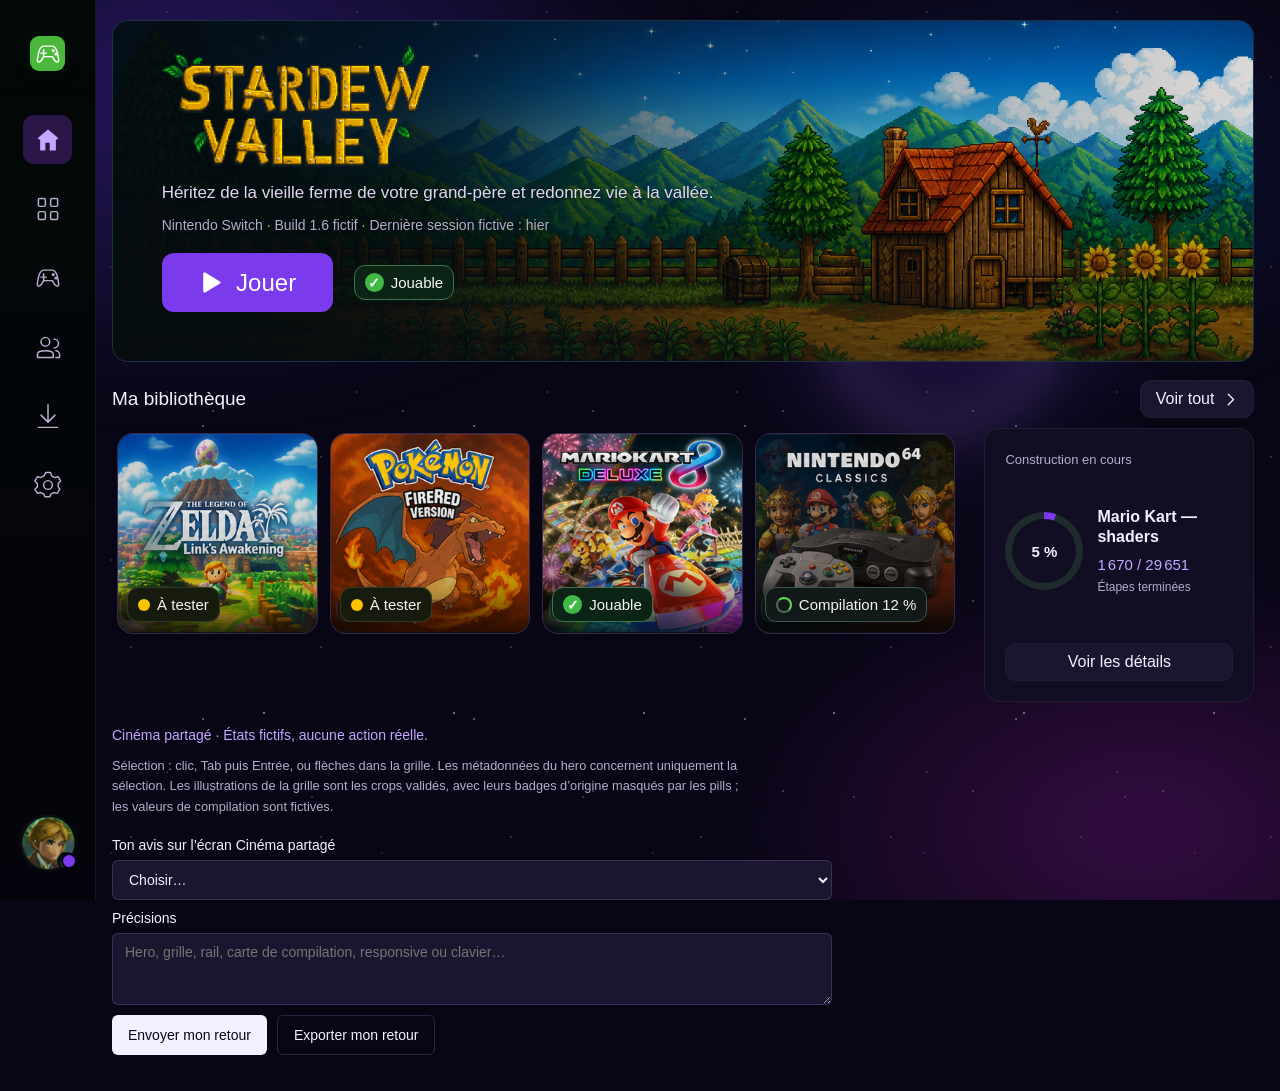
<file: tools/build-monitor/protos/prototype-cinema-shared.html>
<!doctype html>
<!-- THROWAWAY: full Cinema screen rebuilt with the shared Web Components. Fictional states only; no live data, game launch, build or persistence. -->
<!-- Run from NXNative: python3 -m http.server 8768 --bind 127.0.0.1 --directory tools/build-monitor ; open /protos/prototype-cinema-shared.html -->
<html lang="fr">
<head>
  <meta charset="utf-8">
  <meta name="viewport" content="width=device-width,initial-scale=1">
  <title>NXNative — Cinéma partagé</title>
  <link rel="stylesheet" href="./nx-shared.css">
  <style>
    :root{color-scheme:dark}
    *{box-sizing:border-box}
    html,body{margin:0;min-height:100%;background:var(--nx-base)}
    body{color:var(--nx-text);font-family:var(--nx-font)}
    [hidden]{display:none!important}
    .cinema{position:relative;isolation:isolate;display:grid;grid-template-columns:96px minmax(0,1fr);min-height:100dvh}
    .cinema>.nx-bg{position:fixed;z-index:-1}
    .rail{position:sticky;top:0;z-index:2;display:flex;flex-direction:column;align-items:center;height:100dvh;padding:36px 0 28px;overflow-y:auto;scrollbar-width:none;background:linear-gradient(180deg,#020806,var(--nx-rail));border-right:1px solid var(--nx-hairline)}
    .rail::-webkit-scrollbar{display:none}
    .rail nav{display:grid;gap:20px}
    .brand{flex:none;width:35px;height:35px;margin-bottom:44px}
    .brand::part(button){border-radius:9px;background:#4ab83b;color:#fff;box-shadow:0 0 20px #49c84012}
    .profile{position:relative;flex:none;width:58px;height:58px;margin-top:auto;padding:0;border:0;border-radius:50%;background:none;cursor:pointer}
    .profile img{display:block;width:100%;height:100%;border-radius:50%;object-fit:cover}
    .profile::after{content:"";position:absolute;right:0;bottom:3px;width:12px;height:12px;border:2px solid var(--nx-base);border-radius:50%;background:var(--nx-green)}
    .content{position:relative;z-index:1;min-width:0;padding:20px clamp(16px,2vw,32px) 36px 16px}

    .hero{position:relative;isolation:isolate;display:flex;align-items:flex-end;height:38dvh;min-height:280px;padding:clamp(24px,3.8vw,52px);overflow:hidden;border:1px solid var(--nx-hairline);border-radius:16px;background:#082137}
    .hero-art{position:absolute;inset:0;z-index:-3;width:100%;height:100%;object-fit:cover;opacity:0;transition:opacity .3s ease}
    .hero-art.is-visible{opacity:1}
    .hero::after{content:"";position:absolute;inset:0;z-index:-1;pointer-events:none;background:linear-gradient(90deg,#050d11d9 0%,#050d1159 52%,transparent 100%),linear-gradient(0deg,#050d118c,transparent 65%)}
    .hero-logo{position:absolute;top:7%;left:clamp(24px,3.8vw,52px);width:min(360px,52%);height:36%;object-fit:contain;object-position:left top}
    .hero-content{position:relative;z-index:1;width:min(600px,100%)}
    .hero-title{margin:0 0 12px;font-size:clamp(1.8rem,3.2vw,3rem);font-weight:600;line-height:1.05;letter-spacing:-.025em;text-wrap:balance}
    .hero-copy{margin:0 0 9px;color:var(--nx-text-soft);font-size:1.0625rem;line-height:1.45;text-shadow:0 1px 3px #0008}
    .hero-meta{margin:0 0 18px;color:var(--nx-muted);font-size:.875rem;line-height:1.45;text-shadow:0 1px 3px #0008}
    .hero-actions{display:flex;align-items:center;gap:21px;flex-wrap:wrap}
    .hero-actions .nx-primary{flex:none}
    .nx-primary svg{width:25px;height:25px;fill:currentColor;stroke:none}

    .library{margin-top:18px}
    .library-head{display:flex;align-items:center;justify-content:space-between;gap:16px;min-height:38px;margin-bottom:10px}
    .library h2{margin:0;font-size:1.1875rem;font-weight:400;line-height:1.3}
    .nx-secondary svg{width:15px;height:15px;fill:none;stroke:currentColor;stroke-width:1.8;stroke-linecap:round;stroke-linejoin:round}
    .library-layout{display:grid;grid-template-columns:minmax(0,1fr) 270px;align-items:start;gap:24px}
    .tiles{display:grid;grid-template-columns:repeat(4,minmax(0,1fr));gap:12px;padding:5px}
    .tiles nx-tile{min-width:0}
    .build-slot{min-width:0}
    .state{min-height:24px;margin:22px 0 0;color:var(--nx-green-bright);font-size:.875rem;line-height:1.6}
    .note{max-width:90ch;margin:8px 0 0;color:var(--nx-muted);font-size:.8rem;line-height:1.6}
    .feedback{display:grid;gap:10px;max-width:720px;margin-top:20px;font-size:.875rem}
    .feedback label{display:grid;gap:7px}
    .feedback select,.feedback textarea{width:100%;padding:10px 12px;border:1px solid var(--nx-border);border-radius:6px;background:var(--nx-raised);color:var(--nx-text);font:inherit}
    .feedback textarea{min-height:72px;resize:vertical}
    .feedback-actions{display:flex;gap:10px;flex-wrap:wrap}
    .send,.export{width:fit-content;padding:11px 16px;border-radius:6px;font:inherit;cursor:pointer}
    .send{border:0;background:var(--nx-text);color:var(--nx-base)}
    .send:disabled{cursor:default;opacity:.55}
    .export{border:1px solid var(--nx-border);background:transparent;color:var(--nx-text)}

    @media(max-width:1180px){
      .library-layout{grid-template-columns:1fr}
      .build-slot{margin-top:18px}
    }
    @media(max-width:820px){
      .cinema{grid-template-columns:72px minmax(0,1fr)}
      .rail{padding:24px 0 20px}
      .rail nav{gap:12px}
      .brand{margin-bottom:28px}
      .profile{width:48px;height:48px}
      .content{padding:14px 14px 28px 12px}
      .hero{height:38dvh;min-height:320px;padding:24px}
      .hero-logo{left:24px;width:min(320px,64%);height:30%}
      .tiles{grid-template-columns:repeat(2,minmax(0,1fr))}
    }
    @media(max-width:480px){
      .cinema{grid-template-columns:64px minmax(0,1fr)}
      .rail{padding:16px 0}
      .rail nav{gap:8px}
      .brand{margin-bottom:20px}
      .profile{width:42px;height:42px}
      .content{padding:10px 10px 24px 8px}
      .hero{height:auto;min-height:340px;padding:20px}
      .hero-logo{top:20px;left:20px;width:70%;height:28%}
      .hero-copy{font-size:.9375rem}
      .hero-meta{margin-bottom:14px;font-size:.75rem}
      .hero-actions{gap:12px}
      .hero-actions .nx-primary{min-width:132px;height:50px;padding:0 18px;font-size:1.2rem}
      .library-head{gap:10px}
      .library .nx-secondary{padding:0 12px;font-size:.875rem}
      .tiles{grid-template-columns:1fr}
    }
    @media(max-height:700px) and (min-width:821px){
      .rail{padding-top:20px}
      .rail nav{gap:10px}
      .brand{margin-bottom:24px}
      .profile{width:48px;height:48px}
    }
    @media(prefers-reduced-motion:reduce){
      .hero-art{transition:none!important}
    }
  </style>
</head>
<body>
  <main class="cinema">
    <div class="nx-bg" aria-hidden="true"></div>
    <aside class="rail" aria-label="Navigation Cinéma fictive">
      <nx-nav class="brand" icon="games" label="NXNative — Accueil" data-action="Accueil"></nx-nav>
      <nav aria-label="Rubriques simulées">
        <nx-nav icon="home" label="Accueil" data-action="Accueil" active></nx-nav>
        <nx-nav icon="library" label="Bibliothèque" data-action="Bibliothèque"></nx-nav>
        <nx-nav icon="games" label="Jeux" data-action="Jeux"></nx-nav>
        <nx-nav icon="friends" label="Amis" data-action="Amis"></nx-nav>
        <nx-nav icon="downloads" label="Téléchargements" data-action="Téléchargements"></nx-nav>
        <nx-nav icon="settings" label="Réglages" data-action="Réglages"></nx-nav>
      </nav>
      <button class="profile" id="profile" type="button" aria-label="Profil de Sofian — simulation">
        <img src="./cinema-block-1-assets/avatar.png" alt="">
      </button>
    </aside>

    <div class="content">
      <section class="hero" id="hero" aria-label="Stardew Valley — sélection fictive">
        <img class="hero-art is-visible" id="hero-art-a" src="./cinema-block-1-assets/hero-background.png" alt="" draggable="false">
        <img class="hero-art" id="hero-art-b" alt="" draggable="false">
        <img class="hero-logo" id="hero-logo" src="./cinema-block-1-assets/stardew-logo.png" alt="Stardew Valley" draggable="false">
        <div class="hero-content">
          <h1 class="hero-title" id="hero-title" hidden>Stardew Valley</h1>
          <p class="hero-copy" id="hero-copy">Héritez de la vieille ferme de votre grand-père et redonnez vie à la vallée.</p>
          <p class="hero-meta" id="hero-meta">Nintendo Switch · Build 1.6 fictif · Dernière session fictive : hier</p>
          <div class="hero-actions">
            <button class="nx-primary" id="play" type="button"><svg viewBox="0 0 24 24" aria-hidden="true"><path d="M5 3.5c0-1 1-1.5 2-1l14 8.5c1 .5 1 1.5 0 2L7 21.5c-1 .5-2 0-2-1Z"/></svg>Jouer</button>
            <nx-pill id="hero-status" status="ready" label="Jouable"></nx-pill>
          </div>
        </div>
      </section>

      <section class="library" aria-labelledby="library-title">
        <header class="library-head">
          <h2 id="library-title">Ma bibliothèque</h2>
          <button class="nx-secondary" id="all" type="button">Voir tout<svg viewBox="0 0 20 20" aria-hidden="true"><path d="m7 3 7 7-7 7"/></svg></button>
        </header>
        <div class="library-layout">
          <div class="tiles" id="tiles" aria-label="Pochettes et états fictifs d’exemple">
            <nx-tile data-id="zelda" src="./cinema-block-2-assets/zelda.png" game="Zelda : Link’s Awakening" status="test" label="À tester"></nx-tile>
            <nx-tile data-id="pokemon" src="./cinema-block-2-assets/pokemon.png" game="Pokémon FireRed" status="test" label="À tester"></nx-tile>
            <nx-tile data-id="mario" src="./cinema-block-2-assets/mario.png" game="Mario Kart 8 Deluxe" status="ready" label="Jouable"></nx-tile>
            <nx-tile data-id="n64" src="./cinema-block-2-assets/n64.png" game="Nintendo 64 Classics" status="compiling" label="Compilation" value="12"></nx-tile>
          </div>
          <aside class="build-slot" aria-label="Exemple fictif de construction">
            <nx-build-card name="Mario Kart — shaders" done="1670" total="29651"></nx-build-card>
          </aside>
        </div>
      </section>

      <p class="state" id="state" role="status">Cinéma partagé · États fictifs, aucune action réelle.</p>
      <p class="note">Sélection : clic, Tab puis Entrée, ou flèches dans la grille. Les métadonnées du hero concernent uniquement la sélection. Les illustrations de la grille sont les crops validés, avec leurs badges d’origine masqués par les pills ; les valeurs de compilation sont fictives.</p>
      <form class="feedback" id="feedback">
        <label for="verdict">Ton avis sur l’écran Cinéma partagé
          <select id="verdict" name="verdict" required>
            <option value="" disabled selected>Choisir…</option>
            <option value="validate">Valider visuellement cet écran</option>
            <option value="revise">Demander des corrections</option>
          </select>
        </label>
        <label for="note">Précisions
          <textarea id="note" name="note" aria-label="Précisions pour l’écran Cinéma partagé" placeholder="Hero, grille, rail, carte de compilation, responsive ou clavier…"></textarea>
        </label>
        <div class="feedback-actions">
          <button class="send" id="send" type="submit">Envoyer mon retour</button>
          <button class="export" id="export" type="button">Exporter mon retour</button>
        </div>
      </form>
    </div>
  </main>

  <script type="module">
    import '../nx-components.js';

    const $ = id => document.getElementById(id);
    const games = [
      {
        id: 'stardew', title: 'Stardew Valley', hero: './cinema-block-1-assets/hero-background.png', logo: './cinema-block-1-assets/stardew-logo.png',
        status: 'ready', label: 'Jouable', value: null, platform: 'Nintendo Switch', build: 'Build 1.6 fictif', session: 'Dernière session fictive : hier',
        description: 'Héritez de la vieille ferme de votre grand-père et redonnez vie à la vallée.',
      },
      {
        id: 'zelda', title: 'Zelda : Link’s Awakening', hero: '../art/zelda.jpg',
        status: 'test', label: 'À tester', value: null, platform: 'Nintendo Switch', build: 'Build 1.1.0 fictif', session: 'Dernière session fictive : il y a 3 jours',
        description: 'Explorez l’île de Cocolint et réveillez le Poisson-Rêve dans cette aventure réinventée.',
      },
      {
        id: 'pokemon', title: 'Pokémon FireRed', hero: '../art/pokemon.jpg',
        status: 'test', label: 'À tester', value: null, platform: 'Game Boy Advance', build: 'Build rétro fictif', session: 'Dernière session fictive : il y a 1 semaine',
        description: 'Parcourez Kanto, composez votre équipe et complétez votre Pokédex.',
      },
      {
        id: 'mario', title: 'Mario Kart 8 Deluxe', hero: '../art/mario.jpg',
        status: 'ready', label: 'Jouable', value: null, platform: 'Nintendo Switch', build: 'Build 3.0 fictif', session: 'Dernière session fictive : hier',
        description: 'Retrouvez les circuits et les personnages de Mario Kart dans des courses endiablées.',
      },
      {
        id: 'n64', title: 'Nintendo 64 Classics', hero: '../art/n64.jpg',
        status: 'compiling', label: 'Compilation', value: '12', platform: 'Nintendo 64', build: 'Compilation fictive : 12 %', session: 'Aucune session fictive enregistrée',
        description: 'Une sélection fictive de classiques Nintendo 64, présentée pendant sa compilation.',
      },
    ];

    const tiles = [...document.querySelectorAll('nx-tile')];
    const railItems = [...document.querySelectorAll('.rail nx-nav')];
    const mainRailItems = [...document.querySelectorAll('.rail nav nx-nav')];
    const artA = $('hero-art-a');
    const artB = $('hero-art-b');
    let selectedId = 'stardew';
    let visibleArt = artA;
    let artTimer = 0;
    let artGeneration = 0;

    function selectedGame() {
      return games.find(game => game.id === selectedId) || games[0];
    }

    function setHeroArt(game, immediate) {
      clearTimeout(artTimer);
      const generation = ++artGeneration;
      if (visibleArt.getAttribute('src') === game.hero) {
        (visibleArt === artA ? artB : artA).classList.remove('is-visible');
        return;
      }
      const swap = () => {
        const next = visibleArt === artA ? artB : artA;
        const current = visibleArt;
        next.src = game.hero;
        const reveal = () => {
          if (generation !== artGeneration) return;
          next.classList.add('is-visible');
          current.classList.remove('is-visible');
          visibleArt = next;
        };
        if (next.complete && next.naturalWidth) reveal();
        else next.addEventListener('load', reveal, { once: true });
      };
      if (immediate) swap();
      else artTimer = setTimeout(swap, 125);
    }

    function renderHero(game, immediateArt = false) {
      $('hero').setAttribute('aria-label', `${game.title} — sélection fictive`);
      $('hero-logo').hidden = !game.logo;
      if (game.logo) {
        $('hero-logo').src = game.logo;
        $('hero-logo').alt = game.title;
      }
      $('hero-title').hidden = Boolean(game.logo);
      $('hero-title').textContent = game.title;
      $('hero-copy').textContent = game.description;
      $('hero-meta').textContent = `${game.platform} · ${game.build} · ${game.session}`;
      $('hero-status').setAttribute('status', game.status);
      $('hero-status').setAttribute('label', game.label);
      if (game.value === null) $('hero-status').removeAttribute('value');
      else $('hero-status').setAttribute('value', game.value);
      setHeroArt(game, immediateArt);
    }

    function selectGame(id, { focus = false, announce = true, immediateArt = false } = {}) {
      selectedId = games.some(game => game.id === id) ? id : 'stardew';
      const game = selectedGame();
      let selectedTile;
      for (const tile of tiles) {
        tile.selected = tile.dataset.id === selectedId;
        if (tile.selected) selectedTile = tile;
      }
      renderHero(game, immediateArt);
      if (focus && selectedTile) selectedTile.focus();
      if (announce) $('state').textContent = `Simulation : ${game.title} sélectionné. Aucune fiche réelle ni commande exécutée.`;
    }

    document.addEventListener('nx-select', event => {
      const tile = event.target.closest?.('nx-tile');
      if (tile && tiles.includes(tile)) selectGame(tile.dataset.id);
    });

    for (const [index, tile] of tiles.entries()) {
      tile.addEventListener('focus', () => {
        if (selectedId !== tile.dataset.id) selectGame(tile.dataset.id, { announce: false });
      });
      tile.addEventListener('keydown', event => {
        if (event.defaultPrevented || event.altKey || event.ctrlKey || event.metaKey) return;
        const columns = getComputedStyle($('tiles')).gridTemplateColumns.split(' ').length;
        const steps = { ArrowLeft: -1, ArrowRight: 1, ArrowUp: -columns, ArrowDown: columns };
        let next;
        if (event.key in steps) next = (index + steps[event.key] + tiles.length) % tiles.length;
        else if (event.key === 'Home') next = 0;
        else if (event.key === 'End') next = tiles.length - 1;
        else return;
        event.preventDefault();
        selectGame(tiles[next].dataset.id, { focus: true });
      });
    }

    for (const item of railItems) {
      item.addEventListener('click', () => {
        const action = item.dataset.action;
        for (const nav of mainRailItems) nav.active = nav.dataset.action === action;
        $('state').textContent = `Simulation : ${action}. Aucune navigation réelle.`;
      });
      item.addEventListener('keydown', event => {
        if (!['ArrowUp', 'ArrowDown', 'ArrowLeft', 'ArrowRight', 'Home', 'End'].includes(event.key)) return;
        event.preventDefault();
        const index = railItems.indexOf(item);
        const next = event.key === 'Home' ? 0 : event.key === 'End' ? railItems.length - 1
          : (index + (['ArrowDown', 'ArrowRight'].includes(event.key) ? 1 : -1) + railItems.length) % railItems.length;
        railItems[next].focus();
      });
    }

    $('play').addEventListener('click', () => {
      $('state').textContent = `Simulation : clic sur Jouer pour ${selectedGame().title}. Aucun jeu lancé.`;
    });
    $('all').addEventListener('click', () => {
      $('state').textContent = 'Simulation : Voir tout. Aucun changement de la bibliothèque réelle.';
    });
    $('profile').addEventListener('click', () => {
      $('state').textContent = 'Simulation : profil de Sofian. Aucun compte consulté.';
    });
    document.addEventListener('nx-details', event => {
      $('state').textContent = `Simulation : détails de « ${event.detail.name} » (${event.detail.count}, valeurs fictives). Aucun build consulté.`;
    });

    function feedback() {
      return { block: 'cinema-shared', verdict: $('verdict').value, note: $('note').value.trim(), selection: selectedId };
    }
    $('feedback').addEventListener('submit', async event => {
      event.preventDefault();
      const answer = feedback();
      if (!answer.verdict) return;
      const summary = answer.verdict === 'validate' ? 'Cinéma partagé validé' : 'Cinéma partagé à reprendre';
      if (typeof openchamber !== 'undefined' && typeof openchamber.submit === 'function') {
        await openchamber.submit(answer, summary);
        $('send').disabled = true;
      } else {
        $('state').textContent = `${summary} · Test local uniquement, aucun fichier modifié.`;
      }
    });
    $('export').addEventListener('click', () => {
      const url = URL.createObjectURL(new Blob([JSON.stringify(feedback(), null, 2)], { type: 'application/json' }));
      const link = document.createElement('a');
      link.href = url;
      link.download = 'retour-prototype-cinema-shared.json';
      document.body.append(link);
      link.click();
      link.remove();
      URL.revokeObjectURL(url);
    });

    const saved = typeof openchamber !== 'undefined' ? openchamber.answer : null;
    if (saved?.block === 'cinema-shared') {
      $('verdict').value = saved.verdict;
      $('note').value = saved.note || '';
      $('send').disabled = true;
    }
    selectGame(saved?.block === 'cinema-shared' ? saved.selection : 'stardew', { announce: false, immediateArt: true });

    // Opt-in smoke test: keeps Shadow DOM interaction checks reproducible without a test harness.
    if (new URL(location.href).searchParams.has('selftest')) {
      const check = (condition, label) => {
        if (!condition) throw new Error(label);
      };
      const wait = ms => new Promise(resolve => setTimeout(resolve, ms));
      setTimeout(async () => {
        try {
          const zelda = tiles[0];
          zelda.shadowRoot.querySelector('button').click();
          check(selectedId === 'zelda' && zelda.selected, 'Clic sur une tuile');
          check($('hero-title').textContent === games[1].title, 'Métadonnées de la sélection');
          zelda.dispatchEvent(new KeyboardEvent('keydown', { key: 'ArrowRight', bubbles: true, composed: true }));
          check(selectedId === 'pokemon' && tiles[1].selected, 'Navigation par flèche');
          document.querySelector('nx-build-card').shadowRoot.querySelector('.details').click();
          check($('state').textContent.includes('Aucun build consulté'), 'Détails fictifs de la build card');
          mainRailItems[1].shadowRoot.querySelector('button').click();
          check(mainRailItems[1].active && $('state').textContent.includes('Aucune navigation réelle'), 'Navigation fictive du rail');
          selectGame('mario', { announce: false });
          selectGame('stardew', { announce: false });
          await wait(550);
          check(visibleArt.getAttribute('src') === games[0].hero, 'Annulation de l’artwork obsolète');
          const expectedColumns = innerWidth <= 480 ? 1 : innerWidth <= 820 ? 2 : 4;
          check(getComputedStyle($('tiles')).gridTemplateColumns.split(' ').length === expectedColumns, 'Grille responsive');
          check(document.documentElement.scrollWidth <= innerWidth, 'Absence de débordement horizontal');
          document.documentElement.dataset.selftest = 'ok';
          document.title = 'SELFTEST OK — Cinéma partagé';
          $('state').textContent = 'SELFTEST OK : clic, métadonnées, clavier, build card, rail, artwork temporisé et responsive.';
        } catch (error) {
          document.documentElement.dataset.selftest = 'error';
          document.title = 'SELFTEST ÉCHEC — Cinéma partagé';
          $('state').textContent = `SELFTEST ÉCHEC : ${error.message}`;
          console.error(error);
        }
      }, 0);
    }
  </script>
</body>
</html>
</file>
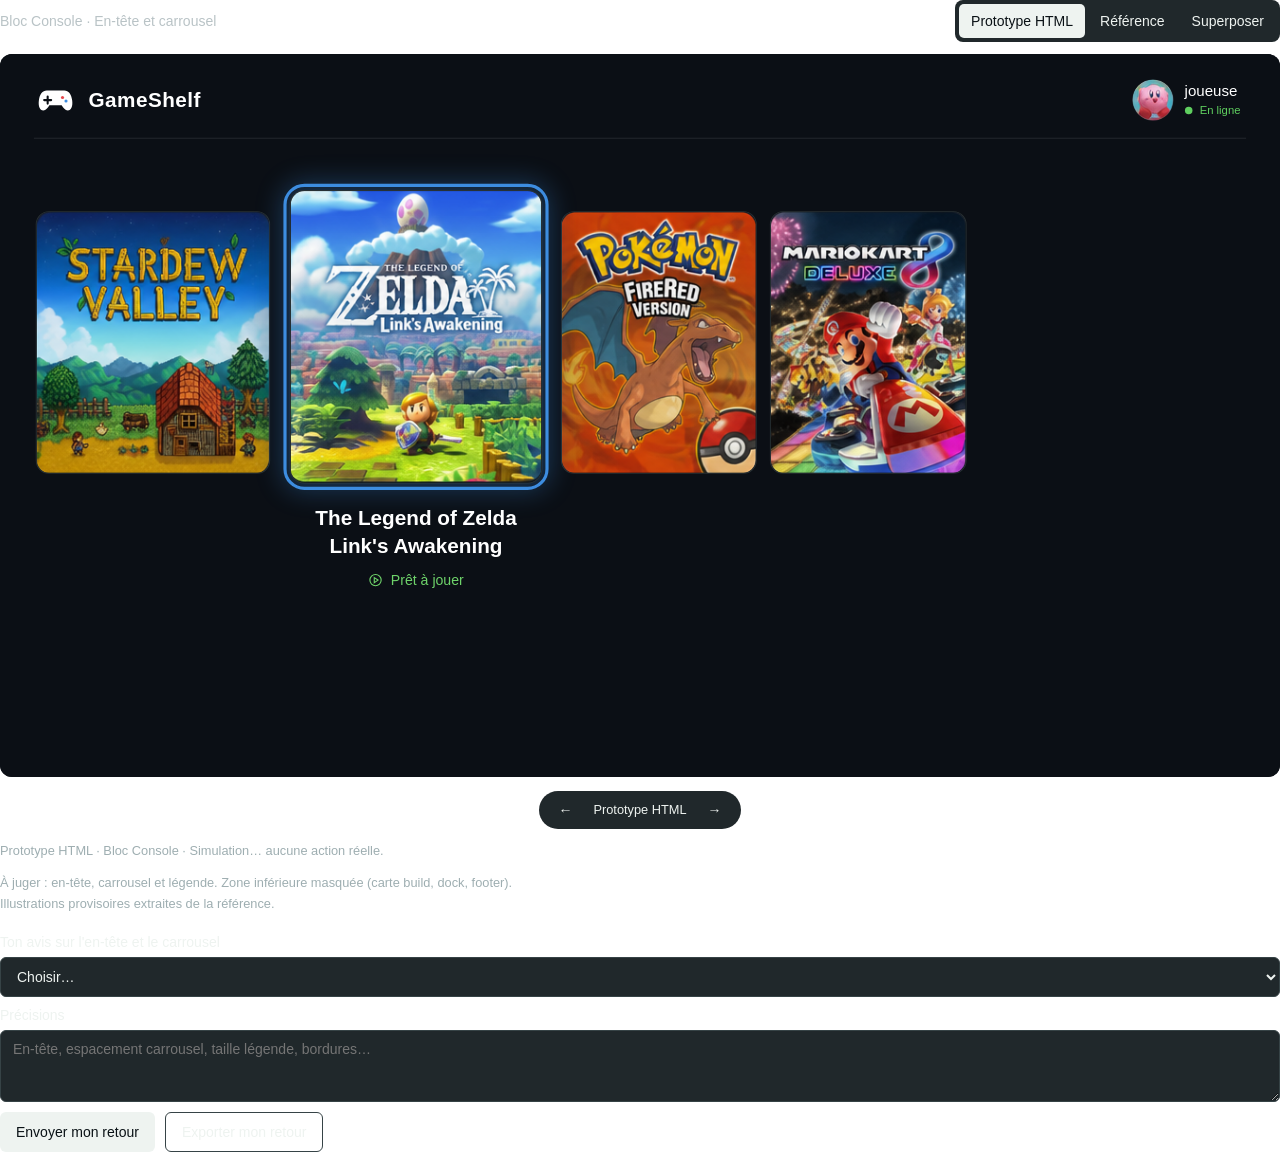
<file: tools/build-monitor/protos/prototype-console-block-1.html>
<!doctype html>
<!-- THROWAWAY: review only console header + carousel + caption. No live state, persistence or real actions. -->
<!-- Visual approval: Sofian, 2026-11-04, console-header-carousel, variant=html, no conditions. No dashboard integration authorized by this form. -->
<!-- Run: python3 -m http.server 8769 --bind 127.0.0.1 --directory tools/build-monitor/protos -->
<html lang="fr"><head><meta charset="utf-8"><meta name="viewport" content="width=device-width,initial-scale=1"><title>Prototype Console — en-tête et carrousel</title>
<style>
html,body{margin:0;background:transparent}*{box-sizing:border-box}[hidden]{display:none!important}
.review{font-family:"Helvetica Neue",Arial,sans-serif;color:var(--foreground,#eef3f0);max-width:1360px;margin:0 auto}
.tools{display:flex;align-items:center;justify-content:space-between;gap:12px;flex-wrap:wrap;margin-bottom:12px}.tools p{font-size:.875rem;margin:0;color:var(--muted-foreground,#b9c3c6)}
.tabs,.cycle{display:flex;gap:3px;border-radius:8px;background:var(--muted,#20282b);padding:4px}.tabs button,.cycle button{font:inherit;border:0;border-radius:5px;cursor:pointer;background:none;color:inherit;padding:9px 12px;font-size:.875rem}.tabs button[aria-pressed=true]{background:var(--foreground,#eef3f0);color:var(--background,#0a1115)}
button:focus-visible,select:focus-visible,textarea:focus-visible{outline:2px solid #4acb40;outline-offset:4px}
.frame{width:100%;aspect-ratio:1360/768;position:relative;overflow:hidden;border-radius:12px;background:#0b0f15}
.canvas{--base:#0b0f15;--text:#f1f6f1;--green:#5fcf5f;--green-caption:#6ed36a;--blue-border:#3d8de0;--blue-glow:rgba(61,141,224,0.3);width:1360px;height:768px;transform-origin:top left;position:absolute;inset:0;color:var(--text);font-family:"Helvetica Neue",Arial,sans-serif;font-size:1rem;background:var(--base)}
.reference{position:absolute;inset:0;width:1360px;height:768px;z-index:3;pointer-events:none}.reference img{width:100%;height:100%;display:block}

/* Header */
.header{position:absolute;top:0;left:0;right:0;height:90px;display:flex;align-items:center;justify-content:space-between;padding:8px 42px 0 40px}
.header-left{display:flex;align-items:center;gap:16px}
.gamepad-icon{width:38px;height:26px}
.title{font-size:22px;font-weight:600;color:white;letter-spacing:.5px}
.divider{position:absolute;left:36px;right:36px;bottom:0;height:1px;background:rgba(255,255,255,0.1)}
.header-right{display:flex;align-items:center;gap:16px}
.user-info{display:flex;align-items:center;gap:12px}
.user-avatar{width:44px;height:44px;border-radius:50%;overflow:hidden}
.user-avatar img{width:100%;height:100%;display:block}
.user-name{font-size:16px;color:white}
.user-status{display:flex;align-items:center;gap:8px;font-size:12px;color:var(--green,#5fcf5f)}
.online-dot{width:8px;height:8px;background:var(--green,#5fcf5f);border-radius:50%}

/* Carousel */
.tile{position:absolute;top:167px;height:279px;padding:0;border:1px solid #ffffff1f;border-radius:14px;overflow:hidden;background:#0a1418;cursor:pointer;transition:transform .2s ease}
.tile[data-game=stardew]{left:38px;width:249px}.tile[data-game=zelda]{left:322px;width:240px}.tile[data-game=pokemon]{left:596px;width:208px}.tile[data-game=mariokart]{left:818px;width:209px}
.tile img{display:block;width:100%;height:100%;object-fit:cover}
.tile:hover{border-color:#ffffff4d}
.tile.selected{z-index:1;transform:translateY(-6px) scale(1.118);outline:3.5px solid var(--blue-border);outline-offset:3px;box-shadow:0 0 24px 8px var(--blue-glow)}

/* Caption */
.caption{position:absolute;top:478px;width:360px;text-align:center;pointer-events:none}
.caption h1,.caption h2{font-size:22px;font-weight:600;color:white;margin:0;line-height:30px}
.caption .ready{display:flex;align-items:center;justify-content:center;gap:8px;font-size:15px;color:var(--green-caption,#6ed36a);margin-top:12px}
.caption .ready svg{width:16px;height:16px;fill:none;stroke:currentColor;stroke-width:1.8}

.cycle{align-items:center;justify-content:center;gap:10px;border-radius:999px;width:fit-content;padding:4px 8px;margin:14px auto 0;font-size:.8rem}
.cycle button{padding:7px 11px}
.notes{font-size:.8rem;line-height:1.6;color:var(--muted-foreground,#9eaeb1);margin:12px 0 0;max-width:80ch}
.feedback{display:grid;gap:10px;margin-top:20px;font-size:.875rem}
.feedback label{display:grid;gap:7px}
.feedback select,.feedback textarea{font:inherit;color:var(--foreground,#eef3f0);background:var(--muted,#20282b);border:1px solid var(--border,#364346);padding:10px 12px;border-radius:6px;width:100%}
.feedback textarea{min-height:72px;resize:vertical}
.actions{display:flex;gap:10px;flex-wrap:wrap}
.send,.export{font:inherit;padding:11px 16px;border-radius:6px;cursor:pointer;width:fit-content}
.send{border:0;background:var(--foreground,#eef3f0);color:var(--background,#091115)}
.send:disabled{opacity:.55;cursor:default}
.export{border:1px solid var(--border,#364346);color:inherit;background:transparent}
@media(max-width:500px){.tools p{font-size:.8rem}.tabs button{padding:8px 10px;font-size:.8rem}.notes{font-size:.75rem}}@media(prefers-reduced-motion:reduce){*{transition:none!important;scroll-behavior:auto!important}}
</style></head><body><main class="review">
<div class="tools"><p>Bloc Console · En-tête et carrousel</p><div class="tabs" role="group" aria-label="Comparer avec l'image validée"><button data-view="html" type="button" aria-pressed="true">Prototype HTML</button><button data-view="reference" type="button" aria-pressed="false">Référence</button><button data-view="overlay" type="button" aria-pressed="false">Superposer</button></div></div>
<div class="frame" id="frame"><div class="canvas" id="canvas">
  <header class="header">
    <div class="header-left">
      <svg class="gamepad-icon" viewBox="0 0 40 28" aria-hidden="true"><path fill="#fff" d="M10 3h20c5 0 8 4 9 11s-1 12-5 12c-3 0-5-3-7-6H13c-2 3-4 6-7 6-4 0-6-5-5-12S5 3 10 3Z"/><path d="M11 10v8M7 14h8" stroke="#0b0f15" stroke-width="2.4" stroke-linecap="round"/><circle cx="28" cy="11" r="1.8" fill="#e5484d"/><circle cx="32" cy="15" r="1.8" fill="#3d8de0"/></svg>
      <h1 class="title">GameShelf</h1>
    </div>
    <div class="header-right">
      <div class="user-info">
        <div class="user-avatar"><img src="console-block-1-assets/avatar.png" alt="Avatar Kirby"></div>
        <span style="display:grid;gap:4px"><span class="user-name">joueuse</span>
        <span class="user-status"><span class="online-dot" aria-hidden="true"></span>En ligne</span></span>
      </div>
    </div>
    <div class="divider"></div>
  </header>
  
  <div class="carousel" id="carousel">
    <button type="button" class="tile" data-game="stardew" data-title="Stardew Valley" aria-label="Stardew Valley" aria-pressed="false">
      <img src="console-block-1-assets/stardew.png" alt="Stardew Valley" draggable="false">
    </button>
    <button type="button" class="tile selected" data-game="zelda" data-title="The Legend of Zelda|Link's Awakening" aria-label="The Legend of Zelda Link's Awakening" aria-pressed="true">
      <img src="console-block-1-assets/zelda.png" alt="The Legend of Zelda Link's Awakening" draggable="false">
    </button>
    <button type="button" class="tile" data-game="pokemon" data-title="Pokémon FireRed" aria-label="Pokémon FireRed" aria-pressed="false">
      <img src="console-block-1-assets/pokemon.png" alt="Pokémon FireRed" draggable="false">
    </button>
    <button type="button" class="tile" data-game="mariokart" data-title="Mario Kart 8 Deluxe" aria-label="Mario Kart 8 Deluxe" aria-pressed="false">
      <img src="console-block-1-assets/mariokart.png" alt="Mario Kart 8 Deluxe" draggable="false">
    </button>
  </div>
  
  <div class="caption" id="caption">
    <h1>The Legend of Zelda</h1>
    <h2>Link's Awakening</h2>
    <span class="ready">
      <svg viewBox="0 0 24 24" aria-hidden="true"><circle cx="12" cy="12" r="9"/><path d="m10 8 6 4-6 4z"/></svg>
      Prêt à jouer
    </span>
  </div>

  <div class="reference" id="reference" hidden><img src="direction-b-console.png" alt="Image Console validée servant de référence"></div>
</div></div>
<div class="cycle"><button id="previous" type="button" aria-label="Vue précédente">←</button><span id="variant-label">Prototype HTML</span><button id="next" type="button" aria-label="Vue suivante">→</button></div>
<p class="notes" id="state" role="status">Bloc Console · Simulation… aucune action réelle. États fictifs repris de la maquette.</p>
<p class="notes">À juger : en-tête, carrousel et légende. Zone inférieure masquée (carte build, dock, footer). Illustrations provisoires extraites de la référence.</p>
<form class="feedback" id="feedback">
  <label for="verdict">Ton avis sur l'en-tête et le carrousel
    <select id="verdict" name="verdict" required>
      <option value="" disabled selected>Choisir…</option>
      <option value="validate">Valider visuellement ce bloc</option>
      <option value="revise">Demander des corrections</option>
    </select>
  </label>
  <label for="note">Précisions
    <textarea id="note" name="note" aria-label="Précisions pour l'en-tête et le carrousel" placeholder="En-tête, espacement carrousel, taille légende, bordures…"></textarea>
  </label>
  <div class="actions">
    <button class="send" id="send" type="submit">Envoyer mon retour</button>
    <button class="export" id="export" type="button">Exporter mon retour</button>
  </div>
</form>
</main><script>
const variants=['html','reference','overlay'],labels={html:'Prototype HTML',reference:'Référence validée',overlay:'Superposition à 50 %'};
const $=id=>document.getElementById(id);let variant=new URL(location.href).searchParams.get('variant') || 'html';

const games = {
  stardew: {title: 'Stardew Valley', caption: 'Stardew Valley'},
  zelda: {title: 'The Legend of Zelda\nLink\'s Awakening', caption: 'The Legend of Zelda<br>Link\'s Awakening'},
  pokemon: {title: 'Pokémon FireRed', caption: 'Pokémon FireRed'},
  mariokart: {title: 'Mario Kart 8 Deluxe', caption: 'Mario Kart 8 Deluxe'}
};

function fit(){$('canvas').style.transform=`scale(${Math.min(1,$('frame').clientWidth/1360)})`;}

function setVariant(value){
  variant=variants.includes(value)?value:'html';
  $('reference').hidden=variant==='html';
  $('reference').style.opacity=variant==='overlay'?'.5':'1';
  document.querySelectorAll('[data-view]').forEach(button=>button.setAttribute('aria-pressed',String(button.dataset.view===variant)));
  $('variant-label').textContent=labels[variant];
  $('state').textContent=`${labels[variant]} · Bloc Console · Simulation… aucune action réelle.`;
  if(location.protocol.startsWith('http')){
    const url=new URL(location.href);
    url.searchParams.set('variant',variant);
    history.replaceState(null,'',url);
  }
}

function cycle(step){setVariant(variants[(variants.indexOf(variant)+step+variants.length)%variants.length]);}

document.querySelectorAll('[data-view]').forEach(button=>button.onclick=()=>setVariant(button.dataset.view));
$('previous').onclick=()=>cycle(-1);
$('next').onclick=()=>cycle(1);

function selectGame(button){
  const gameId = button.dataset.game;
  const game = games[gameId];
  
  // Update selection
  document.querySelectorAll('.tile').forEach(t=>t.classList.remove('selected'));
  button.classList.add('selected');
  document.querySelectorAll('.tile').forEach(t=>t.setAttribute('aria-pressed',String(t===button)));
  
  // Update caption
  const caption = $('caption');
  const lines = game.caption.split('<br>');
  caption.innerHTML = lines.map((line, i) => `<h${i+1}>${line}</h${i+1}>`).join('') + '<span class="ready"><svg viewBox="0 0 24 24" aria-hidden="true"><circle cx="12" cy="12" r="9"/><path d="m10 8 6 4-6 4z"/></svg>Prêt à jouer</span>';
  
  caption.style.left=`${button.offsetLeft+button.offsetWidth/2-180}px`;
  $('state').textContent=`Simulation : ${game.title} sélectionné. Aucune action réelle.`;
}
selectGame(document.querySelector('.tile.selected'));

document.querySelectorAll('.tile').forEach(button=>{
  button.onclick=()=>selectGame(button);
});

document.addEventListener('keydown',event=>{
  if(event.defaultPrevented || event.altKey || event.ctrlKey || event.metaKey || event.target.closest('input,textarea,select,[contenteditable=true]'))return;
  if(event.key==='ArrowRight' || event.key==='ArrowLeft'){
    event.preventDefault();
    const tiles = document.querySelectorAll('.tile');
    const current = document.querySelector('.tile.selected');
    let index = Array.from(tiles).indexOf(current);
    if(event.key==='ArrowRight') index = (index + 1) % tiles.length;
    else index = (index - 1 + tiles.length) % tiles.length;
    selectGame(tiles[index]);
  }
});

function feedback(){return {block:'console-header-carousel',verdict:$('verdict').value,note:$('note').value.trim(),variant};
}

$('feedback').onsubmit=async event=>{
  event.preventDefault();
  const answer=feedback();
  if(!answer.verdict)return;
  const summary=answer.verdict==='validate'?'Bloc Console validé visuellement':'Bloc Console à reprendre';
  if(typeof openchamber!=='undefined' && typeof openchamber.submit==='function'){
    await openchamber.submit(answer,summary);
    $('send').disabled=true;
  }else $('state').textContent=summary+' · Test local uniquement, aucun fichier modifié.';
};

$('export').onclick=()=>{
  const url=URL.createObjectURL(new Blob([JSON.stringify(feedback(),null,2)],{type:'application/json'})),
  link=document.createElement('a');
  link.href=url;
  link.download='retour-prototype-console-bloc-1.json';
  document.body.append(link);
  link.click();
  link.remove();
  URL.revokeObjectURL(url);
};

const saved=typeof openchamber!=='undefined'?openchamber.answer:null;
if(saved?.block==='console-header-carousel'){
  $('verdict').value=saved.verdict;
  $('note').value=saved.note || '';
  variant=saved.variant;
  $('send').disabled=true;
}

new ResizeObserver(fit).observe($('frame'));
fit();
setVariant(variant);
</script></body></html>
</file>
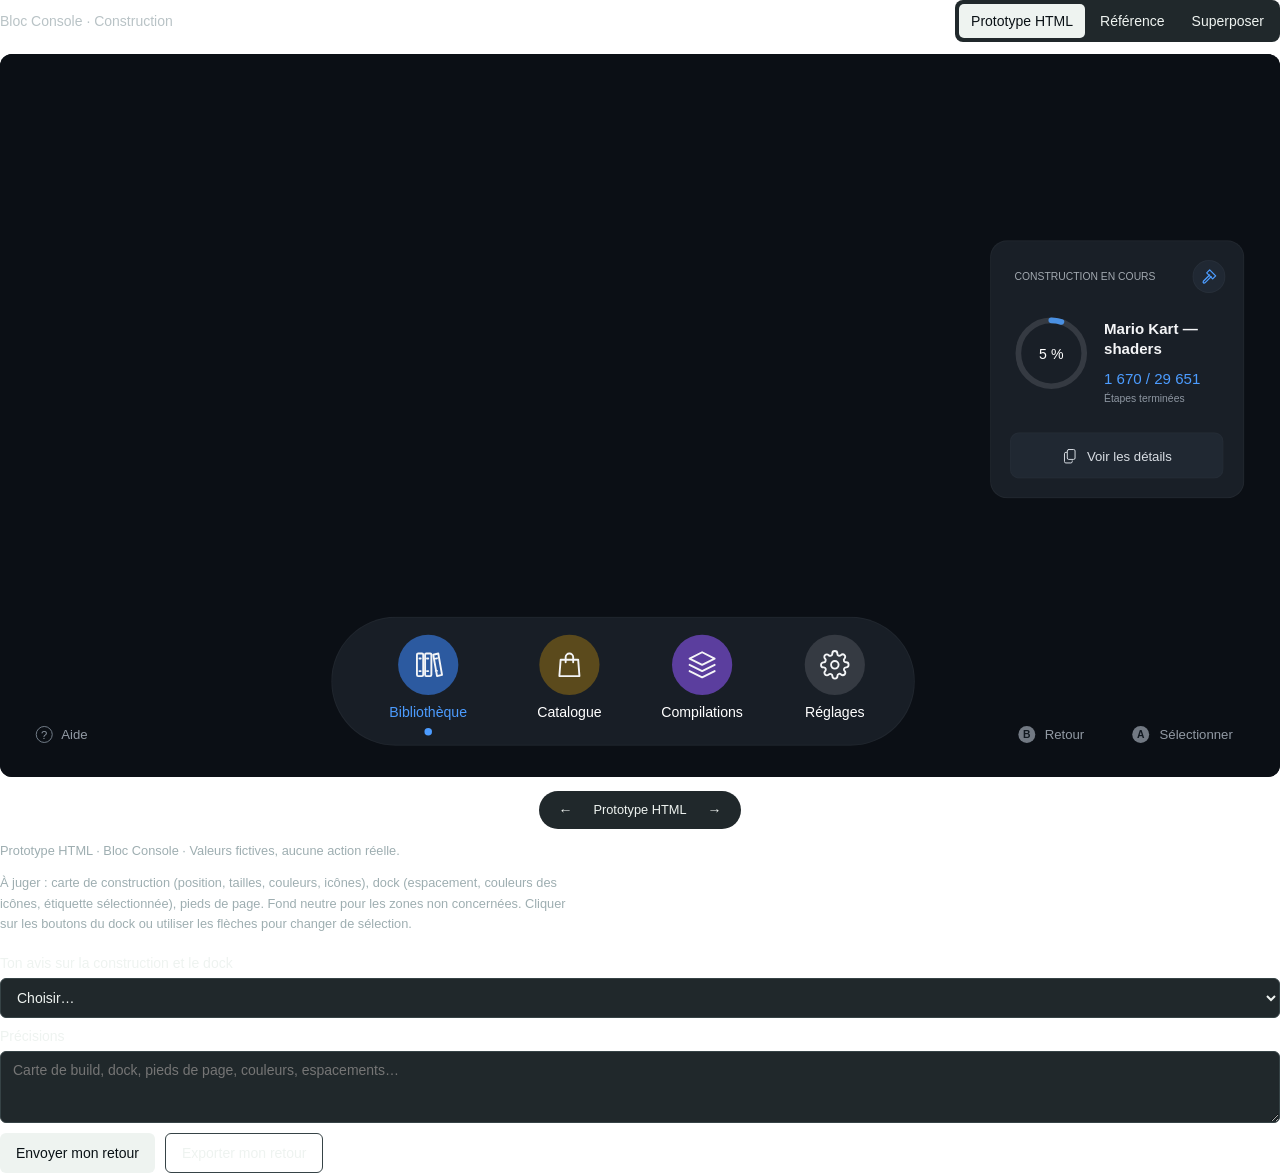
<file: tools/build-monitor/protos/prototype-console-block-2.html>
<!doctype html>
<!-- THROWAWAY: review only the console build dock. No live state, persistence or real actions. -->
<!-- Run: python3 -m http.server 8770 --bind 127.0.0.1 --directory tools/build-monitor/protos -->
<html lang="fr"><head><meta charset="utf-8"><meta name="viewport" content="width=device-width,initial-scale=1"><title>Prototype Console — construction</title>
<style>
html,body{margin:0;background:transparent}*{box-sizing:border-box}[hidden]{display:none!important}
.review{font-family:"Helvetica Neue",Arial,sans-serif;color:var(--foreground,#eef3f0);max-width:1360px;margin:0 auto}
.tools{display:flex;align-items:center;justify-content:space-between;gap:12px;flex-wrap:wrap;margin-bottom:12px}.tools p{font-size:.875rem;margin:0;color:var(--muted-foreground,#b9c3c6)}
.tabs,.cycle{display:flex;gap:3px;border-radius:8px;background:var(--muted,#20282b);padding:4px}.tabs button,.cycle button{font:inherit;border:0;border-radius:5px;cursor:pointer;background:none;color:inherit;padding:9px 12px;font-size:.875rem}.tabs button[aria-pressed=true]{background:var(--foreground,#eef3f0);color:var(--background,#0a1115)}
button:focus-visible,select:focus-visible,textarea:focus-visible{outline:2px solid #4acb40;outline-offset:4px}
.frame{width:100%;aspect-ratio:1360/768;position:relative;overflow:hidden;border-radius:12px;background:#0b0f15}
.canvas{--base:#0b0f15;--card:#151b24;--dock:#131922;--text:#f1f6f1;--blue:#4a90e2;--blue-light:#5aa5ff;--blue-accent:#4c9cff;--muted:#b9c3c6;--border:#ffffff12;width:1360px;height:768px;transform-origin:top left;position:absolute;inset:0;color:var(--text);font-family:"Helvetica Neue",Arial,sans-serif;font-size:1rem;background:var(--base)}
.reference{position:absolute;inset:0;width:1360px;height:768px;z-index:3;pointer-events:none}.reference img{width:100%;height:100%;display:block}
.cycle{align-items:center;justify-content:center;gap:10px;border-radius:999px;width:fit-content;padding:4px 8px;margin:14px auto 0;font-size:.8rem}.cycle button{padding:7px 11px}
.notes{font-size:.8rem;line-height:1.6;color:var(--muted-foreground,#9eaeb1);margin:12px 0 0;max-width:80ch}
.feedback{display:grid;gap:10px;margin-top:20px;font-size:.875rem}
.feedback label{display:grid;gap:7px}
.feedback select,.feedback textarea{font:inherit;color:var(--foreground,#eef3f0);background:var(--muted,#20282b);border:1px solid var(--border,#364346);padding:10px 12px;border-radius:6px;width:100%}
.feedback textarea{min-height:72px;resize:vertical}
.actions{display:flex;gap:10px;flex-wrap:wrap}
.send,.export{font:inherit;padding:11px 16px;border-radius:6px;cursor:pointer;width:fit-content}
.send{border:0;background:var(--foreground,#eef3f0);color:var(--background,#091115)}
.send:disabled{opacity:.55;cursor:default}
.export{border:1px solid var(--border,#364346);color:inherit;background:transparent}

/* Build card */
.build-card{position:absolute;left:1052px;top:198px;width:270px;height:274px;border-radius:18px;background:#191f27;border:1px solid #ffffff0a}
.build-header{position:static}
.build-title{position:absolute;left:25px;top:20px;margin:0;font-size:11px;font-weight:400;line-height:35px;color:#a2a9b0;text-transform:uppercase;white-space:nowrap}
.hammer-btn{position:absolute;left:214px;top:20px;width:35px;height:35px;padding:0;border:1px solid #ffffff08;background:#202833;border-radius:50%;cursor:pointer;display:grid;place-items:center;color:#4c9cff;font:inherit}
.hammer-btn svg{width:19px;height:19px;fill:none;stroke:currentColor;stroke-width:1.7;stroke-linecap:round;stroke-linejoin:round}

.progress-section{position:static}
.progress-ring{position:absolute;left:25px;top:80px;width:78px;height:78px}
.progress-ring svg{width:100%;height:100%;transform:rotate(-90deg)}
.progress-text{position:absolute;inset:0;display:flex;align-items:center;justify-content:center;white-space:nowrap;font-size:15px;font-weight:400;color:#fff;line-height:1}

.build-info{position:absolute;left:120px;top:82px;width:140px}
.build-name,.build-subtitle{font-size:16px;font-weight:600;line-height:22px;color:#f4f5f7;margin:0;white-space:nowrap}
.build-stats{font-size:16px;line-height:22px;color:#4c9cff;margin:10px 0 0;white-space:nowrap}
.build-stats-label{font-size:11px;line-height:14px;color:#8e97a2;margin:2px 0 0;white-space:nowrap}

.details-btn{position:absolute;left:20px;top:203px;display:flex;align-items:center;justify-content:center;gap:9px;width:227px;height:49px;margin:0;padding:0;background:#202832;border:1px solid #ffffff05;border-radius:10px;cursor:pointer;font:inherit;font-size:14px;color:#d8dde3}
.details-btn svg{width:18px;height:18px;fill:none;stroke:currentColor;stroke-width:1.4;stroke-linecap:round;stroke-linejoin:round}

/* Dock */
.dock{position:absolute;left:352px;top:598px;width:620px;height:137px;background:#181e26;border:1px solid #ffffff0a;border-radius:70px}
.dock-item{position:absolute;top:0;width:130px;height:137px;margin:0;padding:0;border:0;background:none;color:inherit;font:inherit;border-radius:16px;cursor:pointer;appearance:none;-webkit-appearance:none}
.dock-item:nth-child(1){left:37px}.dock-item:nth-child(2){left:187px}.dock-item:nth-child(3){left:328px}.dock-item:nth-child(4){left:469px}
.dock-item:hover{background:#ffffff04}
.dock-icon{position:absolute;left:50%;top:18px;transform:translateX(-50%);width:64px;height:64px;border-radius:50%;display:grid;place-items:center;color:#f4f5f7}
.dock-icon svg{width:32px;height:32px;fill:none;stroke:currentColor;stroke-width:1.5;stroke-linecap:round;stroke-linejoin:round}
.dock-label{position:absolute;top:90px;left:-20px;right:-20px;font-size:15px;line-height:20px;font-weight:400;color:#fff;text-align:center;white-space:nowrap}
.dock-item[aria-pressed=true] .dock-label{color:var(--blue-accent)}
.dock-item[aria-pressed=true] .dock-dot{display:block}
.dock-dot{display:none;position:absolute;left:50%;top:117px;width:8px;height:8px;margin-left:-4px;background:var(--blue-accent);border-radius:50%}

.dock-icon.library{background:#2c5aa0}
.dock-icon.catalog{background:#5b4a1c}
.dock-icon.compilations{background:#5b3e9e}
.dock-icon.settings{background:#353a42}

/* Footer hints */
.footer{position:absolute;inset:0;pointer-events:none}
.footer-btn{position:absolute;top:714px;display:flex;align-items:center;gap:10px;height:18px;padding:0;border:0;background:none;color:#929aa4;font:inherit;font-size:14px;line-height:18px;cursor:pointer;border-radius:4px;white-space:nowrap;pointer-events:auto}
.footer-btn:hover{color:#fff}
.footer-help{left:38px;gap:9px}.footer-back{left:1082px}.footer-select{left:1203px;gap:11px}
.footer-key{display:grid;place-items:center;width:18px;height:18px;border-radius:50%;background:#727983;color:#111820;font-size:11px;font-weight:600;line-height:18px}
.footer-help .footer-key{background:transparent;border:1px solid #78838e;color:#89939e;font-size:12px;font-weight:400}

@media(max-width:500px){.tools p{font-size:.8rem}.tabs button{padding:8px 10px;font-size:.8rem}.notes{font-size:.75rem}}@media(prefers-reduced-motion:reduce){*{transition:none!important;scroll-behavior:auto!important}}
</style></head><body><main class="review">
<div class="tools"><p>Bloc Console · Construction</p><div class="tabs" role="group" aria-label="Comparer avec l’image validée"><button data-view="html" type="button" aria-pressed="true">Prototype HTML</button><button data-view="reference" type="button" aria-pressed="false">Référence</button><button data-view="overlay" type="button" aria-pressed="false">Superposer</button></div></div>
<div class="frame" id="frame"><div class="canvas" id="canvas">

<!-- Build card -->
<article class="build-card" id="console-build-dock" aria-labelledby="build-title">
  <header class="build-header">
    <h2 class="build-title" id="build-title">Construction en cours</h2>
    <button type="button" class="hammer-btn" aria-label="Ouvrir les outils de construction" data-action="Ouvrir outils construction">
      <svg viewBox="0 0 24 24" aria-hidden="true"><path d="m15 12-8.4 8.4a1.5 1.5 0 0 1-2.1-2.1L12.9 9.9"/><path d="m17 15 4-4-8-8-4 4 8 8Z"/></svg>
    </button>
  </header>
  <div class="progress-section">
    <div class="progress-ring">
      <svg viewBox="0 0 78 78" aria-hidden="true">
        <circle cx="39" cy="39" r="35" fill="none" stroke="#353a42" stroke-width="6"/>
        <circle cx="39" cy="39" r="35" fill="none" stroke="var(--blue)" stroke-width="6" pathLength="100" stroke-dasharray="5 95" stroke-linecap="round"/>
      </svg>
      <div class="progress-text">5 %</div>
    </div>
    <div class="build-info">
      <p class="build-name">Mario Kart —</p>
      <p class="build-subtitle">shaders</p>
      <p class="build-stats">1 670 / 29 651</p>
      <p class="build-stats-label">Étapes terminées</p>
    </div>
  </div>
  <button type="button" class="details-btn" data-action="Voir détails construction">
    <svg viewBox="0 0 24 24" aria-hidden="true"><rect x="8" y="3" width="11" height="14" rx="2"/><path d="M15 19v1a2 2 0 0 1-2 2H6a2 2 0 0 1-2-2V9a2 2 0 0 1 2-2h1"/></svg>
    Voir les détails
  </button>
</article>

<!-- Dock -->
<nav class="dock" aria-label="Navigation principale">
  <button type="button" class="dock-item" aria-label="Bibliothèque" data-action="Bibliothèque" aria-pressed="true">
    <div class="dock-icon library"><svg viewBox="0 0 24 24" aria-hidden="true"><rect x="3" y="3" width="5" height="18" rx="1"/><rect x="9.5" y="3" width="5" height="18" rx="1"/><path d="m16 4 4-1 3 17-4 1zM5 7h1m5 0h1m6 0 1-.2M5 17h1m5 0h1m6 0 1-.2"/></svg></div>
    <span class="dock-label">Bibliothèque</span>
    <span class="dock-dot" aria-hidden="true"></span>
  </button>
  <button type="button" class="dock-item" aria-label="Catalogue" data-action="Catalogue" aria-pressed="false">
    <div class="dock-icon catalog"><svg viewBox="0 0 24 24" aria-hidden="true"><path d="M5 8h14l1 13H4L5 8Z"/><path d="M9 10V6a3 3 0 0 1 6 0v4"/></svg></div>
    <span class="dock-label">Catalogue</span>
    <span class="dock-dot" aria-hidden="true"></span>
  </button>
  <button type="button" class="dock-item" aria-label="Compilations" data-action="Compilations" aria-pressed="false">
    <div class="dock-icon compilations"><svg viewBox="0 0 24 24" aria-hidden="true"><path d="M12 2L2 7l10 5 10-5-10-5Z"/><path d="M2 17l10 5 10-5"/><path d="M2 12l10 5 10-5"/></svg></div>
    <span class="dock-label">Compilations</span>
    <span class="dock-dot" aria-hidden="true"></span>
  </button>
  <button type="button" class="dock-item" aria-label="Réglages" data-action="Réglages" aria-pressed="false">
    <div class="dock-icon settings"><svg viewBox="0 0 24 24" aria-hidden="true"><circle cx="12" cy="12" r="3"/><path d="M19.4 15a1.65 1.65 0 0 0 .33 1.82l.06.06a2 2 0 0 1 0 2.83 2 2 0 0 1-2.83 0l-.06-.06a1.65 1.65 0 0 0-1.82-.33 1.65 1.65 0 0 0-1 1.51V21a2 2 0 0 1-2 2 2 2 0 0 1-2-2v-.09A1.65 1.65 0 0 0 9 19.4a1.65 1.65 0 0 0-1.82.33l-.06.06a2 2 0 0 1-2.83 0 2 2 0 0 1 0-2.83l.06-.06a1.65 1.65 0 0 0 .33-1.82 1.65 1.65 0 0 0-1.51-1H3a2 2 0 0 1-2-2 2 2 0 0 1 2-2h.09A1.65 1.65 0 0 0 4.6 9a1.65 1.65 0 0 0-.33-1.82l-.06-.06a2 2 0 0 1 0-2.83 2 2 0 0 1 2.83 0l.06.06a1.65 1.65 0 0 0 1.82.33H9a1.65 1.65 0 0 0 1-1.51V3a2 2 0 0 1 2-2 2 2 0 0 1 2 2v.09a1.65 1.65 0 0 0 1 1.51 1.65 1.65 0 0 0 1.82-.33l.06-.06a2 2 0 0 1 2.83 0 2 2 0 0 1 0 2.83l-.06.06a1.65 1.65 0 0 0-.33 1.82V9a1.65 1.65 0 0 0 1.51 1H21a2 2 0 0 1 2 2 2 2 0 0 1-2 2h-.09a1.65 1.65 0 0 0-1.51 1Z"/></svg></div>
    <span class="dock-label">Réglages</span>
    <span class="dock-dot" aria-hidden="true"></span>
  </button>
</nav>

<!-- Footer hints -->
<div class="footer">
  <button type="button" class="footer-btn footer-help" data-action="Aide"><span class="footer-key" aria-hidden="true">?</span>Aide</button>
  <button type="button" class="footer-btn footer-back" data-action="Retour"><span class="footer-key" aria-hidden="true">B</span>Retour</button>
  <button type="button" class="footer-btn footer-select" data-action="Sélectionner"><span class="footer-key" aria-hidden="true">A</span>Sélectionner</button>
</div>

<reference class="reference" id="reference" hidden><img src="direction-b-console.png" alt="Image Console validée servant de référence"></reference>
</div></div>
<div class="cycle"><button id="previous" type="button" aria-label="Vue précédente">←</button><span id="variant-label">Prototype HTML</span><button id="next" type="button" aria-label="Vue suivante">→</button></div>
<p class="notes" id="state" role="status">Bloc Console · Construction en cours. Valeurs fictives de progression (5 %, 1 670 / 29 651). Aucune action réelle.</p>
<p class="notes">À juger : carte de construction (position, tailles, couleurs, icônes), dock (espacement, couleurs des icônes, étiquette sélectionnée), pieds de page. Fond neutre pour les zones non concernées. Cliquer sur les boutons du dock ou utiliser les flèches pour changer de sélection.</p>
<form class="feedback" id="feedback"><label for="verdict">Ton avis sur la construction et le dock
<select id="verdict" name="verdict" required><option value="" disabled selected>Choisir…</option><option value="validate">Valider visuellement ce bloc</option><option value="revise">Demander des corrections</option></select></label><label for="note">Précisions<textarea id="note" name="note" aria-label="Précisions pour la construction et le dock" placeholder="Carte de build, dock, pieds de page, couleurs, espacements…"></textarea></label><div class="actions"><button class="send" id="send" type="submit">Envoyer mon retour</button><button class="export" id="export" type="button">Exporter mon retour</button></div></form>
</main><script>
const variants=['html','reference','overlay'],labels={html:'Prototype HTML',reference:'Référence validée',overlay:'Superposition à 50 %'};
const $=id=>document.getElementById(id);let variant=new URL(location.href).searchParams.get('variant') || 'html';
function fit(){$('canvas').style.transform=`scale(${Math.min(1,$('frame').clientWidth/1360)})`;}
function setVariant(value){variant=variants.includes(value)?value:'html';$('reference').hidden=variant==='html';$('reference').style.opacity=variant==='overlay'?'.5':'1';document.querySelectorAll('[data-view]').forEach(button=>button.setAttribute('aria-pressed',String(button.dataset.view===variant)));$('variant-label').textContent=labels[variant];$('state').textContent=`${labels[variant]} · Bloc Console · Valeurs fictives, aucune action réelle.`;if(location.protocol.startsWith('http')){const url=new URL(location.href);url.searchParams.set('variant',variant);history.replaceState(null,'',url);}}
function cycle(step){setVariant(variants[(variants.indexOf(variant)+step+variants.length)%variants.length]);}
document.querySelectorAll('[data-view]').forEach(button=>button.onclick=()=>setVariant(button.dataset.view));$('previous').onclick=()=>cycle(-1);$('next').onclick=()=>cycle(1);

// Dock selection
const dockItems=document.querySelectorAll('.dock-item');
function selectDock(item){dockItems.forEach(d=>d.setAttribute('aria-pressed',String(d===item)));$('state').textContent=`Simulation : ${item.dataset.action} sélectionné. Aucune navigation réelle.`;}
dockItems.forEach(item=>{item.onclick=()=>selectDock(item);});

// Action buttons
$('canvas').querySelectorAll('[data-action]:not(.dock-item)').forEach(button=>button.onclick=()=>{$('state').textContent=`Simulation : ${button.dataset.action}. Aucune action réelle.`;});

document.addEventListener('keydown',event=>{
  if(event.defaultPrevented || event.altKey || event.ctrlKey || event.metaKey || event.target.closest('input,textarea,select,[contenteditable=true]'))return;
  if(event.key!=='ArrowRight' && event.key!=='ArrowLeft')return;
  event.preventDefault();
  const step=event.key==='ArrowRight'?1:-1;
  if(event.target.closest('.dock')){
    const current=Array.from(dockItems).findIndex(d=>d.getAttribute('aria-pressed')==='true');
    const next=dockItems[(current+step+dockItems.length)%dockItems.length];
    next.focus();selectDock(next);
  }else cycle(step);
});

function feedback(){return {block:'console-build-dock',verdict:$('verdict').value,note:$('note').value.trim(),variant};}
$('feedback').onsubmit=async event=>{event.preventDefault();const answer=feedback();if(!answer.verdict)return;const summary=answer.verdict==='validate'?'Bloc Console validé visuellement':'Bloc Console à reprendre';if(typeof openchamber!=='undefined' && typeof openchamber.submit==='function'){await openchamber.submit(answer,summary);$('send').disabled=true;}else $('state').textContent=summary+' · Test local uniquement, aucun fichier modifié.';};
$('export').onclick=()=>{const url=URL.createObjectURL(new Blob([JSON.stringify(feedback(),null,2)],{type:'application/json'})),link=document.createElement('a');link.href=url;link.download='retour-prototype-console-bloc-2.json';document.body.append(link);link.click();link.remove();URL.revokeObjectURL(url);};
const saved=typeof openchamber!=='undefined'?openchamber.answer:null;if(saved?.block==='console-build-dock'){$('verdict').value=saved.verdict;$('note').value=saved.note || '';variant=saved.variant;$('send').disabled=true;}
new ResizeObserver(fit).observe($('frame'));fit();setVariant(variant);
</script></body></html>
</file>
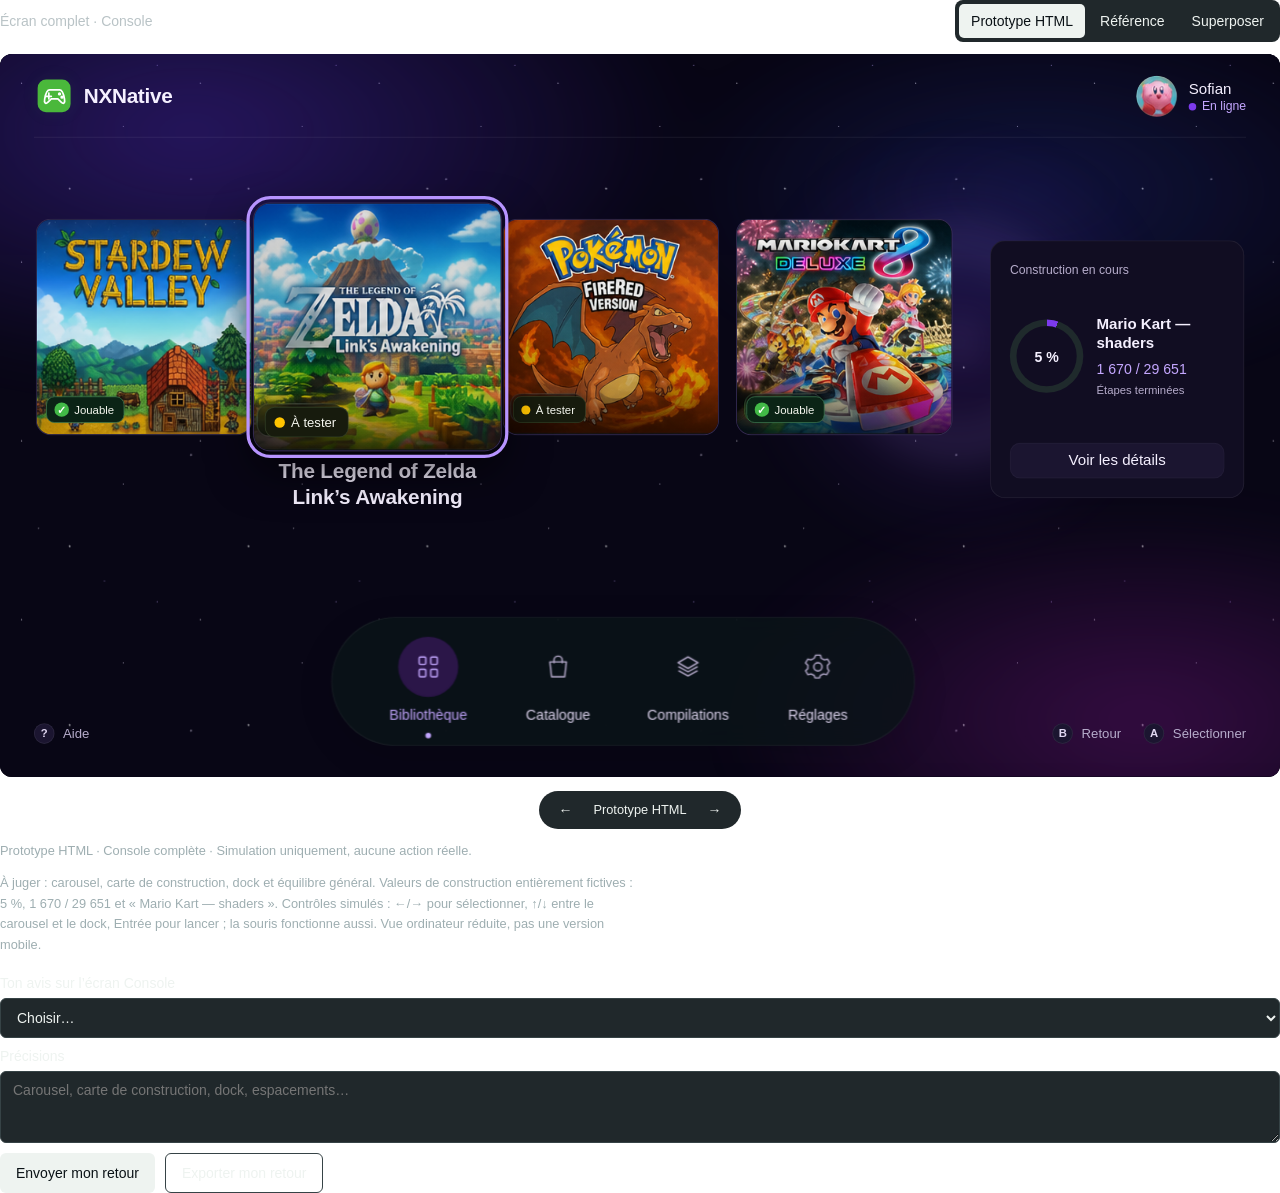
<file: tools/build-monitor/protos/prototype-console-full.html>
<!doctype html>
<!-- THROWAWAY: full Console screen for visual review only. Values and actions are fictional; no live state or persistence. -->
<!-- Run: python3 -m http.server 8768 --bind 127.0.0.1 --directory tools/build-monitor/protos -->
<html lang="fr"><head><meta charset="utf-8"><meta name="viewport" content="width=device-width,initial-scale=1"><title>Prototype Console — écran complet</title>
<link rel="stylesheet" href="./nx-shared.css">
<style>
html,body{margin:0;background:transparent}*{box-sizing:border-box}[hidden]{display:none!important}
.review{font-family:var(--nx-font);color:var(--foreground,#eef3f0);max-width:1360px;margin:0 auto}
.tools{display:flex;align-items:center;justify-content:space-between;gap:12px;flex-wrap:wrap;margin-bottom:12px}.tools p{font-size:.875rem;margin:0;color:var(--muted-foreground,#b9c3c6)}
.tabs,.cycle{display:flex;gap:3px;border-radius:8px;background:var(--muted,#20282b);padding:4px}.tabs button,.cycle button{font:inherit;border:0;border-radius:5px;cursor:pointer;background:none;color:inherit;padding:9px 12px;font-size:.875rem}.tabs button[aria-pressed=true]{background:var(--foreground,#eef3f0);color:var(--background,#0a1115)}
button:focus-visible,select:focus-visible,textarea:focus-visible{outline:2px solid #4acb40;outline-offset:4px}
.frame{width:100%;aspect-ratio:1360/768;position:relative;overflow:hidden;border-radius:12px;background:var(--nx-base)}
.canvas{width:1360px;height:768px;transform-origin:top left;position:absolute;inset:0;isolation:isolate;overflow:hidden;color:var(--nx-text);font-family:var(--nx-font);font-size:1rem;background:var(--nx-base)}
.reference{position:absolute;inset:0;width:1360px;height:768px;z-index:3;pointer-events:none}.reference img{width:100%;height:100%;display:block}
.header{position:absolute;inset:0 0 auto;height:90px;border-bottom:1px solid transparent}.header:after{content:"";position:absolute;left:36px;right:36px;bottom:0;height:1px;background:var(--nx-hairline)}
.brand{position:absolute;left:40px;top:27px;display:flex;align-items:center;gap:14px}.brand-icon{width:35px;height:35px;border-radius:9px;display:grid;place-items:center;background:#4ab83b;color:#fff;box-shadow:0 0 20px #49c84012}.brand-icon svg{width:28px;height:28px;fill:none;stroke:currentColor;stroke-width:2.1;stroke-linecap:round;stroke-linejoin:round}.brand-name{font-size:22px;line-height:1;font-weight:600;letter-spacing:-.3px}
.account{position:absolute;right:36px;top:23px;display:flex;align-items:center;gap:12px}.avatar{position:relative;width:44px;height:44px;flex:none}.avatar img{display:block;width:100%;height:100%;border-radius:50%;object-fit:cover}.account-name{font-size:16px;line-height:21px;font-weight:500}.online{display:flex;align-items:center;gap:6px;color:var(--nx-green-bright);font-size:13px;line-height:18px}.online:before{content:"";width:8px;height:8px;border-radius:50%;background:var(--nx-green)}
.game-slot{position:absolute;top:175px;width:230px;animation:console-reveal .5s var(--nx-ease) both;animation-delay:var(--delay,0s)}.game-slot.is-selected{z-index:2}
.game.nx-tile{display:block;width:100%}.game.nx-tile[aria-pressed=true]{transform:scale(1.15);z-index:2}.game.nx-tile[aria-pressed=true]:hover{transform:scale(1.15) translateY(-4px)}
/* Same assets+pills as Cinéma; tiles are 230px wide vs 285, so the pill scales with the cover to stay over the badge baked into the crop. */
.game .tile-status{position:absolute;left:4.56%;bottom:5.15%;transform:scale(.807);transform-origin:bottom left}
.game .tile-status.test{min-width:96px}.game .tile-status.ready{min-width:103px}
.game-caption{position:absolute;top:255px;left:50%;width:280px;transform:translateX(-50%);text-align:center;visibility:hidden;opacity:0;transition:opacity .2s}.game-slot.is-selected .game-caption{visibility:visible;opacity:1}.game-caption h2{display:-webkit-box;-webkit-box-orient:vertical;-webkit-line-clamp:2;overflow:hidden;min-height:55px;margin:0 0 10px;font-size:22px;line-height:27px;font-weight:600;letter-spacing:-.2px}.game-caption .nx-pill{box-shadow:0 0 3px #111a0d}
.build-card{position:absolute;left:1052px;top:198px;width:270px;height:274px;padding:22px 20px 20px;border:1px solid var(--nx-hairline);border-radius:16px;background:var(--nx-surface);animation:console-reveal .55s var(--nx-ease) .25s both}.build-label{margin:0;color:var(--nx-muted);font-size:13px;line-height:18px}.build-main{display:flex;align-items:center;gap:14px;margin-top:38px}.build-ring{position:relative;width:78px;height:78px;flex:none;border-radius:50%;display:grid;place-items:center;background:conic-gradient(var(--nx-green) 0 5%,#1f2a2c 5% 100%)}.build-ring:before{content:"";position:absolute;inset:7px;border-radius:50%;background:var(--nx-surface)}.build-ring span{position:relative;font-size:15px;font-weight:600}.build-info{min-width:0}.build-title{margin:0 0 8px;font-size:16px;line-height:20px;font-weight:600}.build-count{margin:0 0 4px;color:var(--nx-green-bright);font-size:15px;line-height:20px;font-variant-numeric:tabular-nums}.build-steps{margin:0;color:var(--nx-muted);font-size:12px;line-height:16px}.build-details{position:absolute;left:20px;right:20px;bottom:20px;width:calc(100% - 40px);justify-content:center}
.dock{position:absolute;left:352px;top:598px;width:620px;height:137px;display:grid;grid-template-columns:repeat(4,64px);justify-content:space-between;padding:20px 70px 0;border:1px solid var(--nx-hairline);border-radius:999px;background:#0b1418cc;backdrop-filter:blur(14px);box-shadow:0 12px 40px #0002;animation:console-reveal .55s var(--nx-ease) .35s both}.dock .nx-nav{position:relative;width:64px;height:64px;padding:0;border-radius:50%}.dock .nx-nav svg{width:28px;height:28px}.dock-label{position:absolute;top:73px;left:50%;transform:translateX(-50%);width:130px;text-align:center;color:var(--nx-text-soft);font-size:15px;line-height:20px;white-space:nowrap}.dock .nx-nav[aria-pressed=true] .dock-label{color:var(--nx-green-bright)}.dock .nx-nav[aria-pressed=true]:after{content:"";position:absolute;top:102px;left:50%;width:6px;height:6px;transform:translateX(-50%);border-radius:50%;background:var(--nx-green-bright)}
.footer{position:absolute;left:36px;right:36px;top:711px;height:22px;display:flex;align-items:center;justify-content:space-between;color:var(--nx-muted);font-size:14px;animation:console-reveal .5s var(--nx-ease) .45s both}.hint,.hint-group{display:flex;align-items:center;gap:9px}.hint-group{gap:24px}.key{display:inline-grid;place-items:center;width:22px;height:22px;border:1px solid var(--nx-hairline);border-radius:50%;background:var(--nx-raised);color:var(--nx-text-soft);font-size:12px;line-height:1;font-weight:600}
@keyframes console-reveal{from{opacity:0;transform:translateY(9px)}to{opacity:1;transform:translateY(0)}}
.cycle{align-items:center;justify-content:center;gap:10px;border-radius:999px;width:fit-content;padding:4px 8px;margin:14px auto 0;font-size:.8rem}.cycle button{padding:7px 11px}
.notes{font-size:.8rem;line-height:1.6;color:var(--muted-foreground,#9eaeb1);margin:12px 0 0;max-width:90ch}.feedback{display:grid;gap:10px;margin-top:20px;font-size:.875rem}.feedback label{display:grid;gap:7px}.feedback select,.feedback textarea{font:inherit;color:var(--foreground,#eef3f0);background:var(--muted,#20282b);border:1px solid var(--border,#364346);padding:10px 12px;border-radius:6px;width:100%}.feedback textarea{min-height:72px;resize:vertical}.actions{display:flex;gap:10px;flex-wrap:wrap}.send,.export{font:inherit;padding:11px 16px;border-radius:6px;cursor:pointer;width:fit-content}.send{border:0;background:var(--foreground,#eef3f0);color:var(--background,#091115)}.send:disabled{opacity:.55;cursor:default}.export{border:1px solid var(--border,#364346);color:inherit;background:transparent}
@media(max-width:500px){.tools p{font-size:.8rem}.tabs button{padding:8px 10px;font-size:.8rem}.notes{font-size:.75rem}}@media(prefers-reduced-motion:reduce){*{transition:none!important;scroll-behavior:auto!important}}
</style></head><body><main class="review">
<div class="tools"><p>Écran complet · Console</p><div class="tabs" role="group" aria-label="Comparer avec la maquette Console"><button data-view="html" type="button" aria-pressed="true">Prototype HTML</button><button data-view="reference" type="button" aria-pressed="false">Référence</button><button data-view="overlay" type="button" aria-pressed="false">Superposer</button></div></div>
<div class="frame" id="frame"><div class="canvas" id="canvas">
<div class="nx-bg" aria-hidden="true"></div>
<header class="header">
<div class="brand"><span class="brand-icon" aria-hidden="true"><svg viewBox="0 0 32 32"><path d="M10 8h12c3 0 5 5 6 11 1 5-1 7-4 4l-4-4h-8l-4 4c-3 3-5 1-4-4 1-6 3-11 6-11Z"/><path d="M9 12v7m-3-3h6"/><circle cx="22" cy="13" r="1"/><circle cx="25" cy="17" r="1"/></svg></span><span class="brand-name">NXNative</span></div>
<div class="account"><div class="avatar"><img src="console-block-1-assets/avatar.png" alt="Avatar de Sofian"></div><div><div class="account-name">Sofian</div><div class="online">En ligne</div></div></div>
</header>
<section class="carousel" aria-label="Bibliothèque de jeux">
<div class="game-slot" style="left:38px;--delay:.08s">
<button type="button" class="game nx-tile" data-game="Stardew Valley" aria-label="Stardew Valley — Jouable, exemple" aria-pressed="false"><img src="console-block-1-assets/stardew.png" alt="" draggable="false"><span class="nx-pill tile-status ready"><span class="nx-tick" aria-hidden="true">✓</span>Jouable</span></button>
<div class="game-caption"><h2>Stardew Valley</h2></div>
</div>
<div class="game-slot is-selected" style="left:286px;--delay:.13s">
<button type="button" class="game nx-tile" data-game="The Legend of Zelda Link’s Awakening" aria-label="The Legend of Zelda Link’s Awakening — À tester, exemple" aria-pressed="true"><img src="cinema-block-2-assets/zelda.png" alt="" draggable="false"><span class="nx-pill tile-status test"><span class="nx-dot" aria-hidden="true"></span>À tester</span></button>
<div class="game-caption"><h2>The Legend of Zelda<br>Link’s Awakening</h2></div>
</div>
<div class="game-slot" style="left:534px;--delay:.18s">
<button type="button" class="game nx-tile" data-game="Pokémon FireRed" aria-label="Pokémon FireRed — À tester, exemple" aria-pressed="false"><img src="cinema-block-2-assets/pokemon.png" alt="" draggable="false"><span class="nx-pill tile-status test"><span class="nx-dot" aria-hidden="true"></span>À tester</span></button>
<div class="game-caption"><h2>Pokémon FireRed</h2></div>
</div>
<div class="game-slot" style="left:782px;--delay:.23s">
<button type="button" class="game nx-tile" data-game="Mario Kart 8 Deluxe" aria-label="Mario Kart 8 Deluxe — Jouable, exemple" aria-pressed="false"><img src="cinema-block-2-assets/mario.png" alt="" draggable="false"><span class="nx-pill tile-status ready"><span class="nx-tick" aria-hidden="true">✓</span>Jouable</span></button>
<div class="game-caption"><h2>Mario Kart 8 Deluxe</h2></div>
</div>
</section>
<aside class="build-card" aria-labelledby="build-label">
<p class="build-label" id="build-label">Construction en cours</p>
<div class="build-main"><div class="build-ring" role="img" aria-label="Progression fictive : 5 %"><span>5 %</span></div><div class="build-info"><h2 class="build-title">Mario Kart — shaders</h2><p class="build-count">1 670 / 29 651</p><p class="build-steps">Étapes terminées</p></div></div>
<button type="button" class="build-details nx-secondary" id="build-details">Voir les détails</button>
</aside>
<nav class="dock" aria-label="Rubriques simulées">
<button type="button" class="nx-nav" data-dock="Bibliothèque" aria-label="Bibliothèque" aria-pressed="true"><svg viewBox="0 0 32 32" aria-hidden="true"><rect x="5" y="4" width="8" height="9" rx="1.5"/><rect x="19" y="4" width="8" height="9" rx="1.5"/><rect x="5" y="19" width="8" height="9" rx="1.5"/><rect x="19" y="19" width="8" height="9" rx="1.5"/></svg><span class="dock-label">Bibliothèque</span></button>
<button type="button" class="nx-nav" data-dock="Catalogue" aria-label="Catalogue" aria-pressed="false"><svg viewBox="0 0 32 32" aria-hidden="true"><path d="M6 10h20l-2 18H8L6 10Z"/><path d="M11 11V8a5 5 0 0 1 10 0v3"/></svg><span class="dock-label">Catalogue</span></button>
<button type="button" class="nx-nav" data-dock="Compilations" aria-label="Compilations" aria-pressed="false"><svg viewBox="0 0 32 32" aria-hidden="true"><path d="m16 4 12 7-12 7L4 11l12-7Z"/><path d="m5 16 11 6 11-6M5 21l11 6 11-6"/></svg><span class="dock-label">Compilations</span></button>
<button type="button" class="nx-nav" data-dock="Réglages" aria-label="Réglages" aria-pressed="false"><svg viewBox="0 0 32 32" aria-hidden="true"><path d="m13 4 6 0 1 4 4 2 4-1 3 5-3 3 0 4 2 3-3 5-4-1-4 2-1 3h-6l-1-3-4-2-4 1-3-5 3-3v-4l-3-3 3-5 4 1 4-2Z" transform="translate(1 -2) scale(.95)"/><circle cx="16" cy="16" r="5"/></svg><span class="dock-label">Réglages</span></button>
</nav>
<footer class="footer"><div class="hint"><span class="key" aria-hidden="true">?</span>Aide</div><div class="hint-group"><span class="hint"><span class="key" aria-hidden="true">B</span>Retour</span><span class="hint"><span class="key" aria-hidden="true">A</span>Sélectionner</span></div></footer>
<div class="reference" id="reference" hidden><img src="direction-b-console.png" alt="Maquette Console servant de référence"></div>
</div></div>
<div class="cycle"><button id="previous" type="button" aria-label="Vue précédente">←</button><span id="variant-label">Prototype HTML</span><button id="next" type="button" aria-label="Vue suivante">→</button></div>
<p class="notes" id="state" role="status">Console complète · Simulation uniquement, aucune action réelle.</p>
<p class="notes">À juger : carousel, carte de construction, dock et équilibre général. Valeurs de construction entièrement fictives : 5 %, 1 670 / 29 651 et « Mario Kart — shaders ». Contrôles simulés : ←/→ pour sélectionner, ↑/↓ entre le carousel et le dock, Entrée pour lancer ; la souris fonctionne aussi. Vue ordinateur réduite, pas une version mobile.</p>
<form class="feedback" id="feedback"><label for="verdict">Ton avis sur l’écran Console<select id="verdict" name="verdict" required><option value="" disabled selected>Choisir…</option><option value="validate">Valider visuellement cet écran</option><option value="revise">Demander des corrections</option></select></label><label for="note">Précisions<textarea id="note" name="note" aria-label="Précisions pour l’écran Console" placeholder="Carousel, carte de construction, dock, espacements…"></textarea></label><div class="actions"><button class="send" id="send" type="submit">Envoyer mon retour</button><button class="export" id="export" type="button">Exporter mon retour</button></div></form>
</main><script>
const variants=['html','reference','overlay'],labels={html:'Prototype HTML',reference:'Référence Console',overlay:'Superposition à 50 %'};
const $=id=>document.getElementById(id),games=[...document.querySelectorAll('.game')],dockButtons=[...document.querySelectorAll('[data-dock]')];
let variant=new URL(location.href).searchParams.get('variant') || 'html',selected=1,dockSelected=0,zone='carousel';
function fit(){$('canvas').style.transform=`scale(${Math.min(1,$('frame').clientWidth/1360)})`;}
function setVariant(value){variant=variants.includes(value)?value:'html';$('reference').hidden=variant==='html';$('reference').style.opacity=variant==='overlay'?'.5':'1';document.querySelectorAll('[data-view]').forEach(button=>button.setAttribute('aria-pressed',String(button.dataset.view===variant)));$('variant-label').textContent=labels[variant];$('state').textContent=`${labels[variant]} · Console complète · Simulation uniquement, aucune action réelle.`;if(location.protocol.startsWith('http')){const url=new URL(location.href);url.searchParams.set('variant',variant);history.replaceState(null,'',url);}}
function cycle(step){setVariant(variants[(variants.indexOf(variant)+step+variants.length)%variants.length]);}
function selectGame(index,announce=false){selected=(index+games.length)%games.length;games.forEach((button,i)=>{button.setAttribute('aria-pressed',String(i===selected));button.parentElement.classList.toggle('is-selected',i===selected);});if(announce)$('state').textContent=`Simulation : ${games[selected].dataset.game} sélectionné.`;}
function selectDock(index){dockSelected=(index+dockButtons.length)%dockButtons.length;dockButtons.forEach((button,i)=>button.setAttribute('aria-pressed',String(i===dockSelected)));}
function launchSelected(){$('state').textContent=`Simulation : lancer ${games[selected].dataset.game}`;}
document.querySelectorAll('[data-view]').forEach(button=>button.onclick=()=>setVariant(button.dataset.view));$('previous').onclick=()=>cycle(-1);$('next').onclick=()=>cycle(1);
games.forEach((button,index)=>button.onclick=()=>{zone='carousel';selectGame(index,true);});
dockButtons.forEach((button,index)=>button.onclick=()=>{zone='dock';selectDock(index);$('state').textContent=`Simulation : ${button.dataset.dock}. Aucune navigation réelle.`;});
$('build-details').onclick=()=>{$('state').textContent='Simulation : Voir les détails. Valeurs fictives, aucun build consulté.';};
document.addEventListener('keydown',event=>{if(event.defaultPrevented || event.altKey || event.ctrlKey || event.metaKey || event.target.closest('input,textarea,select,[contenteditable=true],.tools,.cycle,.feedback'))return;const key=event.key;if(key==='ArrowLeft' || key==='ArrowRight'){event.preventDefault();const step=key==='ArrowRight'?1:-1;if(zone==='carousel'){selectGame(selected+step,true);games[selected].focus({preventScroll:true});}else{selectDock(dockSelected+step);dockButtons[dockSelected].focus({preventScroll:true});}}else if(key==='ArrowDown' || key==='ArrowUp'){event.preventDefault();zone=key==='ArrowDown'?'dock':'carousel';(zone==='dock'?dockButtons[dockSelected]:games[selected]).focus({preventScroll:true});}else if(key==='Enter' && zone==='carousel' && (!event.target.closest('button') || event.target.closest('.game'))){event.preventDefault();launchSelected();}else if(key==='Enter' && zone==='dock' && !event.target.closest('button')){event.preventDefault();dockButtons[dockSelected].click();}});
function feedback(){return {block:'console-full',verdict:$('verdict').value,note:$('note').value.trim(),variant};}
$('feedback').onsubmit=async event=>{event.preventDefault();const answer=feedback();if(!answer.verdict)return;const summary=answer.verdict==='validate'?'Console validée':'Console à reprendre';if(typeof openchamber!=='undefined' && typeof openchamber.submit==='function'){await openchamber.submit(answer,summary);$('send').disabled=true;}else $('state').textContent=summary;};
$('export').onclick=()=>{const url=URL.createObjectURL(new Blob([JSON.stringify(feedback(),null,2)],{type:'application/json'})),link=document.createElement('a');link.href=url;link.download='retour-prototype-console-full.json';document.body.append(link);link.click();link.remove();URL.revokeObjectURL(url);};
const saved=typeof openchamber!=='undefined'?openchamber.answer:null;if(saved?.block==='console-full'){$('verdict').value=saved.verdict;$('note').value=saved.note || '';variant=saved.variant;$('send').disabled=true;}
new ResizeObserver(fit).observe($('frame'));fit();setVariant(variant);
</script></body></html>
</file>
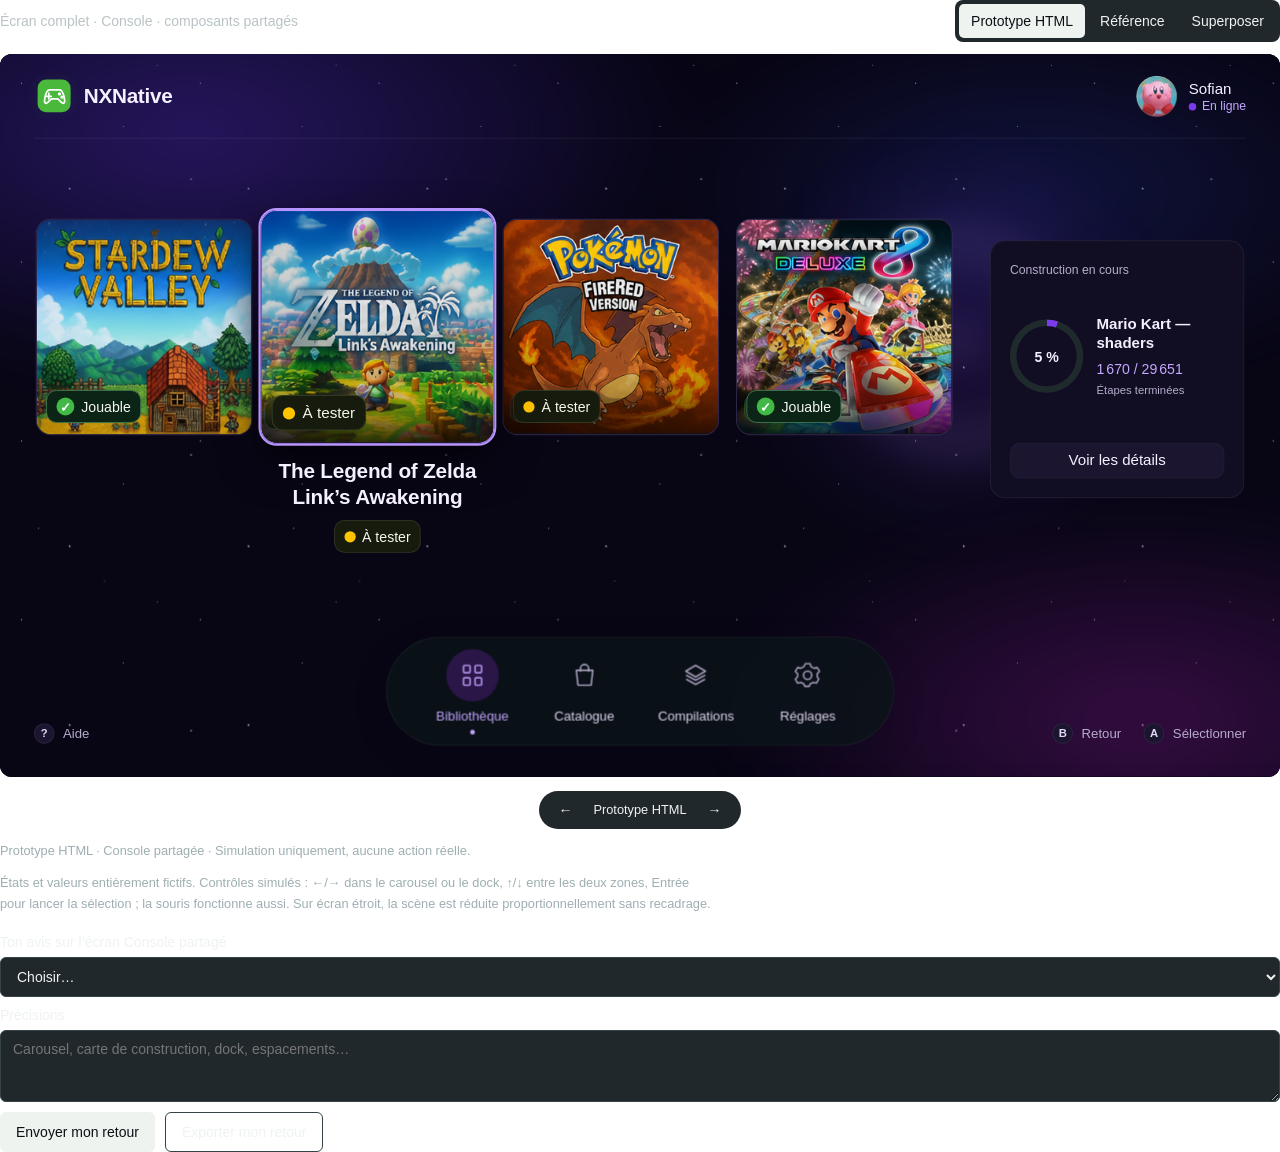
<file: tools/build-monitor/protos/prototype-console-shared.html>
<!doctype html>
<!-- THROWAWAY: Console complète composée avec nx-components.js. États et actions fictifs, sans persistance. -->
<!-- Run from NXNative: python3 -m http.server 8768 --bind 127.0.0.1 --directory tools/build-monitor ; open /protos/prototype-console-shared.html -->
<html lang="fr">
<head>
  <meta charset="utf-8">
  <meta name="viewport" content="width=device-width,initial-scale=1">
  <title>Prototype Console — composants partagés</title>
  <link rel="stylesheet" href="./nx-shared.css">
  <style>
    html,body{margin:0;background:transparent}*{box-sizing:border-box}[hidden]{display:none!important}
    .review{font-family:var(--nx-font);color:var(--foreground,#eef3f0);max-width:1360px;margin:0 auto}
    .tools{display:flex;align-items:center;justify-content:space-between;gap:12px;flex-wrap:wrap;margin-bottom:12px}.tools p{font-size:.875rem;margin:0;color:var(--muted-foreground,#b9c3c6)}
    .tabs,.cycle{display:flex;gap:3px;border-radius:8px;background:var(--muted,#20282b);padding:4px}.tabs button,.cycle button{font:inherit;border:0;border-radius:5px;cursor:pointer;background:none;color:inherit;padding:9px 12px;font-size:.875rem}.tabs button[aria-pressed=true]{background:var(--foreground,#eef3f0);color:var(--background,#0a1115)}
    button:focus-visible,select:focus-visible,textarea:focus-visible{outline:2px solid var(--nx-focus);outline-offset:4px}
    .frame{width:100%;aspect-ratio:1360/768;position:relative;overflow:hidden;border-radius:12px;background:var(--nx-base)}
    .canvas{width:1360px;height:768px;transform-origin:top left;position:absolute;inset:0;isolation:isolate;overflow:hidden;color:var(--nx-text);font-family:var(--nx-font);font-size:1rem;background:var(--nx-base)}
    .reference{position:absolute;inset:0;width:1360px;height:768px;z-index:3;pointer-events:none}.reference img{width:100%;height:100%;display:block}
    .header{position:absolute;inset:0 0 auto;height:90px}.header::after{content:"";position:absolute;left:36px;right:36px;bottom:0;height:1px;background:var(--nx-hairline)}
    .brand{position:absolute;left:40px;top:27px;display:flex;align-items:center;gap:14px}.brand-icon{width:35px;height:35px;border-radius:9px;display:grid;place-items:center;background:#4ab83b;color:#fff;box-shadow:0 0 20px #49c84012}.brand-icon svg{width:28px;height:28px;fill:none;stroke:currentColor;stroke-width:2.1;stroke-linecap:round;stroke-linejoin:round}.brand-name{font-size:22px;line-height:1;font-weight:600;letter-spacing:-.3px}
    .account{position:absolute;right:36px;top:23px;display:flex;align-items:center;gap:12px}.avatar{width:44px;height:44px;flex:none}.avatar img{display:block;width:100%;height:100%;border-radius:50%;object-fit:cover}.account-name{font-size:16px;line-height:21px;font-weight:500}.online{display:flex;align-items:center;gap:6px;color:var(--nx-green-bright);font-size:13px;line-height:18px}.online::before{content:"";width:8px;height:8px;border-radius:50%;background:var(--nx-green)}
    .game-slot{position:absolute;top:175px;width:230px}.game-slot.is-selected{z-index:2}
    .game{width:100%;transform-origin:center;transition:transform .22s var(--nx-spring)}.game[selected]{transform:scale(1.08)}
    .game-caption{position:absolute;top:255px;left:50%;width:280px;transform:translateX(-50%);text-align:center;visibility:hidden;opacity:0;transition:opacity .2s}.game-slot.is-selected .game-caption{visibility:visible;opacity:1}.game-caption h2{display:-webkit-box;-webkit-box-orient:vertical;-webkit-line-clamp:2;overflow:hidden;min-height:55px;margin:0 0 10px;font-size:22px;line-height:27px;font-weight:600;letter-spacing:-.2px}
    .console-build{position:absolute;left:1052px;top:198px}
    .console-dock{position:absolute;left:410px;top:619px}
    .footer{position:absolute;left:36px;right:36px;top:711px;height:22px;display:flex;align-items:center;justify-content:space-between;color:var(--nx-muted);font-size:14px}.hint,.hint-group{display:flex;align-items:center;gap:9px}.hint-group{gap:24px}.key{display:inline-grid;place-items:center;width:22px;height:22px;border:1px solid var(--nx-hairline);border-radius:50%;background:var(--nx-raised);color:var(--nx-text-soft);font-size:12px;line-height:1;font-weight:600}
    .cycle{align-items:center;justify-content:center;gap:10px;border-radius:999px;width:fit-content;padding:4px 8px;margin:14px auto 0;font-size:.8rem}.cycle button{padding:7px 11px}
    .notes{font-size:.8rem;line-height:1.6;color:var(--muted-foreground,#9eaeb1);margin:12px 0 0;max-width:100ch}.feedback{display:grid;gap:10px;margin-top:20px;font-size:.875rem}.feedback label{display:grid;gap:7px}.feedback select,.feedback textarea{font:inherit;color:var(--foreground,#eef3f0);background:var(--muted,#20282b);border:1px solid var(--border,#364346);padding:10px 12px;border-radius:6px;width:100%}.feedback textarea{min-height:72px;resize:vertical}.actions{display:flex;gap:10px;flex-wrap:wrap}.send,.export{font:inherit;padding:11px 16px;border-radius:6px;cursor:pointer;width:fit-content}.send{border:0;background:var(--foreground,#eef3f0);color:var(--background,#091115)}.send:disabled{opacity:.55;cursor:default}.export{border:1px solid var(--border,#364346);color:inherit;background:transparent}
    @media(max-width:500px){.tools p{font-size:.8rem}.tabs button{padding:8px 10px;font-size:.8rem}.notes{font-size:.75rem}}
    @media(prefers-reduced-motion:reduce){*{transition:none!important;scroll-behavior:auto!important}}
  </style>
</head>
<body>
  <main class="review">
    <div class="tools"><p>Écran complet · Console · composants partagés</p><div class="tabs" role="group" aria-label="Comparer avec la maquette Console"><button data-view="html" type="button" aria-pressed="true">Prototype HTML</button><button data-view="reference" type="button" aria-pressed="false">Référence</button><button data-view="overlay" type="button" aria-pressed="false">Superposer</button></div></div>
    <div class="frame" id="frame"><div class="canvas" id="canvas">
      <div class="nx-bg" aria-hidden="true"></div>
      <header class="header">
        <div class="brand"><span class="brand-icon" aria-hidden="true"><svg viewBox="0 0 32 32"><path d="M10 8h12c3 0 5 5 6 11 1 5-1 7-4 4l-4-4h-8l-4 4c-3 3-5 1-4-4 1-6 3-11 6-11Z"/><path d="M9 12v7m-3-3h6"/><circle cx="22" cy="13" r="1"/><circle cx="25" cy="17" r="1"/></svg></span><span class="brand-name">NXNative</span></div>
        <div class="account"><div class="avatar"><img src="console-block-1-assets/avatar.png" alt="Avatar de Sofian"></div><div><div class="account-name">Sofian</div><div class="online">En ligne</div></div></div>
      </header>
      <section class="carousel" aria-label="Bibliothèque de jeux fictive">
        <div class="game-slot" style="left:38px">
          <nx-tile class="game" src="console-block-1-assets/stardew.png" game="Stardew Valley" status="ready" label="Jouable"></nx-tile>
          <div class="game-caption"><h2>Stardew Valley</h2><nx-pill status="ready" label="Prêt à jouer"></nx-pill></div>
        </div>
        <div class="game-slot is-selected" style="left:286px">
          <nx-tile class="game" src="cinema-block-2-assets/zelda.png" game="The Legend of Zelda Link’s Awakening" status="test" label="À tester" selected></nx-tile>
          <div class="game-caption"><h2>The Legend of Zelda<br>Link’s Awakening</h2><nx-pill status="test" label="À tester"></nx-pill></div>
        </div>
        <div class="game-slot" style="left:534px">
          <nx-tile class="game" src="cinema-block-2-assets/pokemon.png" game="Pokémon FireRed" status="test" label="À tester"></nx-tile>
          <div class="game-caption"><h2>Pokémon FireRed</h2><nx-pill status="test" label="À tester"></nx-pill></div>
        </div>
        <div class="game-slot" style="left:782px">
          <nx-tile class="game" src="cinema-block-2-assets/mario.png" game="Mario Kart 8 Deluxe" status="ready" label="Jouable"></nx-tile>
          <div class="game-caption"><h2>Mario Kart 8 Deluxe</h2><nx-pill status="ready" label="Prêt à jouer"></nx-pill></div>
        </div>
      </section>
      <nx-build-card class="console-build" id="build-card" name="Mario Kart — shaders" done="1670" total="29651"></nx-build-card>
      <nx-dock class="console-dock" id="dock">
        <nx-nav icon="library" label="Bibliothèque" active></nx-nav>
        <nx-nav icon="catalog" label="Catalogue"></nx-nav>
        <nx-nav icon="builds" label="Compilations"></nx-nav>
        <nx-nav icon="settings" label="Réglages"></nx-nav>
      </nx-dock>
      <footer class="footer"><div class="hint"><span class="key" aria-hidden="true">?</span>Aide</div><div class="hint-group"><span class="hint"><span class="key" aria-hidden="true">B</span>Retour</span><span class="hint"><span class="key" aria-hidden="true">A</span>Sélectionner</span></div></footer>
      <div class="reference" id="reference" hidden><img src="direction-b-console.png" alt="Maquette Console servant de référence"></div>
    </div></div>
    <div class="cycle"><button id="previous" type="button" aria-label="Vue précédente">←</button><span id="variant-label">Prototype HTML</span><button id="next" type="button" aria-label="Vue suivante">→</button></div>
    <p class="notes" id="state" role="status">Console partagée · Simulation uniquement, aucune action réelle.</p>
    <p class="notes">États et valeurs entièrement fictifs. Contrôles simulés : ←/→ dans le carousel ou le dock, ↑/↓ entre les deux zones, Entrée pour lancer la sélection ; la souris fonctionne aussi. Sur écran étroit, la scène est réduite proportionnellement sans recadrage.</p>
    <form class="feedback" id="feedback"><label for="verdict">Ton avis sur l’écran Console partagé<select id="verdict" name="verdict" required><option value="" disabled selected>Choisir…</option><option value="validate">Valider visuellement cet écran</option><option value="revise">Demander des corrections</option></select></label><label for="note">Précisions<textarea id="note" name="note" aria-label="Précisions pour l’écran Console partagé" placeholder="Carousel, carte de construction, dock, espacements…"></textarea></label><div class="actions"><button class="send" id="send" type="submit">Envoyer mon retour</button><button class="export" id="export" type="button">Exporter mon retour</button></div></form>
  </main>
  <script type="module">
    import '../nx-components.js';

    const variants=['html','reference','overlay'],labels={html:'Prototype HTML',reference:'Référence Console',overlay:'Superposition à 50 %'};
    const $=id=>document.getElementById(id),games=[...document.querySelectorAll('nx-tile')],dockButtons=[...document.querySelectorAll('nx-nav')];
    let variant=new URL(location.href).searchParams.get('variant') || 'html',selected=1,dockSelected=0,zone='carousel';
    console.assert(games.length===4 && dockButtons.length===4 && $('build-card'),'Prototype Console : composition incomplète.');

    function fit(){$('canvas').style.transform=`scale(${Math.min(1,$('frame').clientWidth/1360)})`;}
    function setVariant(value){
      variant=variants.includes(value)?value:'html';
      $('reference').hidden=variant==='html';
      $('reference').style.opacity=variant==='overlay'?'.5':'1';
      document.querySelectorAll('[data-view]').forEach(button=>button.setAttribute('aria-pressed',String(button.dataset.view===variant)));
      $('variant-label').textContent=labels[variant];
      $('state').textContent=`${labels[variant]} · Console partagée · Simulation uniquement, aucune action réelle.`;
      if(location.protocol.startsWith('http')){const url=new URL(location.href);url.searchParams.set('variant',variant);history.replaceState(null,'',url);}
    }
    function cycle(step){setVariant(variants[(variants.indexOf(variant)+step+variants.length)%variants.length]);}
    function selectGame(index,announce=false){
      selected=(index+games.length)%games.length;
      games.forEach((tile,i)=>{tile.selected=i===selected;tile.parentElement.classList.toggle('is-selected',i===selected);});
      if(announce)$('state').textContent=`Simulation : ${games[selected].getAttribute('game')} sélectionné.`;
    }
    function selectDock(index,announce=false){
      dockSelected=(index+dockButtons.length)%dockButtons.length;
      dockButtons.forEach((button,i)=>{button.active=i===dockSelected;});
      if(announce)$('state').textContent=`Simulation : ${dockButtons[dockSelected].getAttribute('label')}. Aucune navigation réelle.`;
    }
    function launchSelected(){$('state').textContent=`Simulation : lancer ${games[selected].getAttribute('game')}. Aucun jeu lancé.`;}

    document.querySelectorAll('[data-view]').forEach(button=>button.onclick=()=>setVariant(button.dataset.view));
    $('previous').onclick=()=>cycle(-1);$('next').onclick=()=>cycle(1);
    document.addEventListener('nx-select',event=>{
      const index=games.indexOf(event.target);
      if(index<0)return;
      zone='carousel';selectGame(index,true);
    });
    dockButtons.forEach((button,index)=>button.addEventListener('click',()=>{zone='dock';selectDock(index,true);}));
    document.addEventListener('nx-details',event=>{$('state').textContent=`Simulation : détails de « ${event.detail.name} ». Aucun build consulté.`;});
    document.addEventListener('focusin',event=>{
      const tile=event.target.closest?.('nx-tile'),nav=event.target.closest?.('nx-nav');
      if(tile){zone='carousel';selectGame(games.indexOf(tile));}
      else if(nav&&dockButtons.includes(nav)){zone='dock';selectDock(dockButtons.indexOf(nav));}
      else if(event.target.closest?.('nx-build-card'))zone='build';
    });
    document.addEventListener('keydown',event=>{
      if(event.defaultPrevented||event.altKey||event.ctrlKey||event.metaKey||event.target.closest('input,textarea,select,[contenteditable=true],.tools,.cycle,.feedback'))return;
      const key=event.key;
      if((key==='ArrowLeft'||key==='ArrowRight')&&(zone==='carousel'||zone==='dock')){
        event.preventDefault();event.stopPropagation();
        const step=key==='ArrowRight'?1:-1;
        if(zone==='carousel'){selectGame(selected+step,true);games[selected].focus({preventScroll:true});}
        else{selectDock(dockSelected+step,true);dockButtons[dockSelected].focus({preventScroll:true});}
      }else if((key==='ArrowDown'||key==='ArrowUp')&&(zone==='carousel'||zone==='dock')){
        event.preventDefault();event.stopPropagation();
        zone=key==='ArrowDown'?'dock':'carousel';
        (zone==='dock'?dockButtons[dockSelected]:games[selected]).focus({preventScroll:true});
      }else if(key==='Enter'&&zone==='carousel'&&(event.target===document.body||event.target.closest?.('nx-tile'))){
        event.preventDefault();event.stopPropagation();launchSelected();
      }
    },true);

    function feedback(){return {block:'console-shared',verdict:$('verdict').value,note:$('note').value.trim(),variant};}
    $('feedback').onsubmit=async event=>{event.preventDefault();const answer=feedback();if(!answer.verdict)return;const summary=answer.verdict==='validate'?'Console partagée validée':'Console partagée à reprendre';if(typeof openchamber!=='undefined'&&typeof openchamber.submit==='function'){await openchamber.submit(answer,summary);$('send').disabled=true;}else $('state').textContent=summary;};
    $('export').onclick=()=>{const url=URL.createObjectURL(new Blob([JSON.stringify(feedback(),null,2)],{type:'application/json'})),link=document.createElement('a');link.href=url;link.download='retour-prototype-console-shared.json';document.body.append(link);link.click();link.remove();URL.revokeObjectURL(url);};
    const saved=typeof openchamber!=='undefined'?openchamber.answer:null;if(saved?.block==='console-shared'){$('verdict').value=saved.verdict;$('note').value=saved.note||'';variant=saved.variant;$('send').disabled=true;}
    new ResizeObserver(fit).observe($('frame'));fit();setVariant(variant);
  </script>
</body>
</html>
</file>
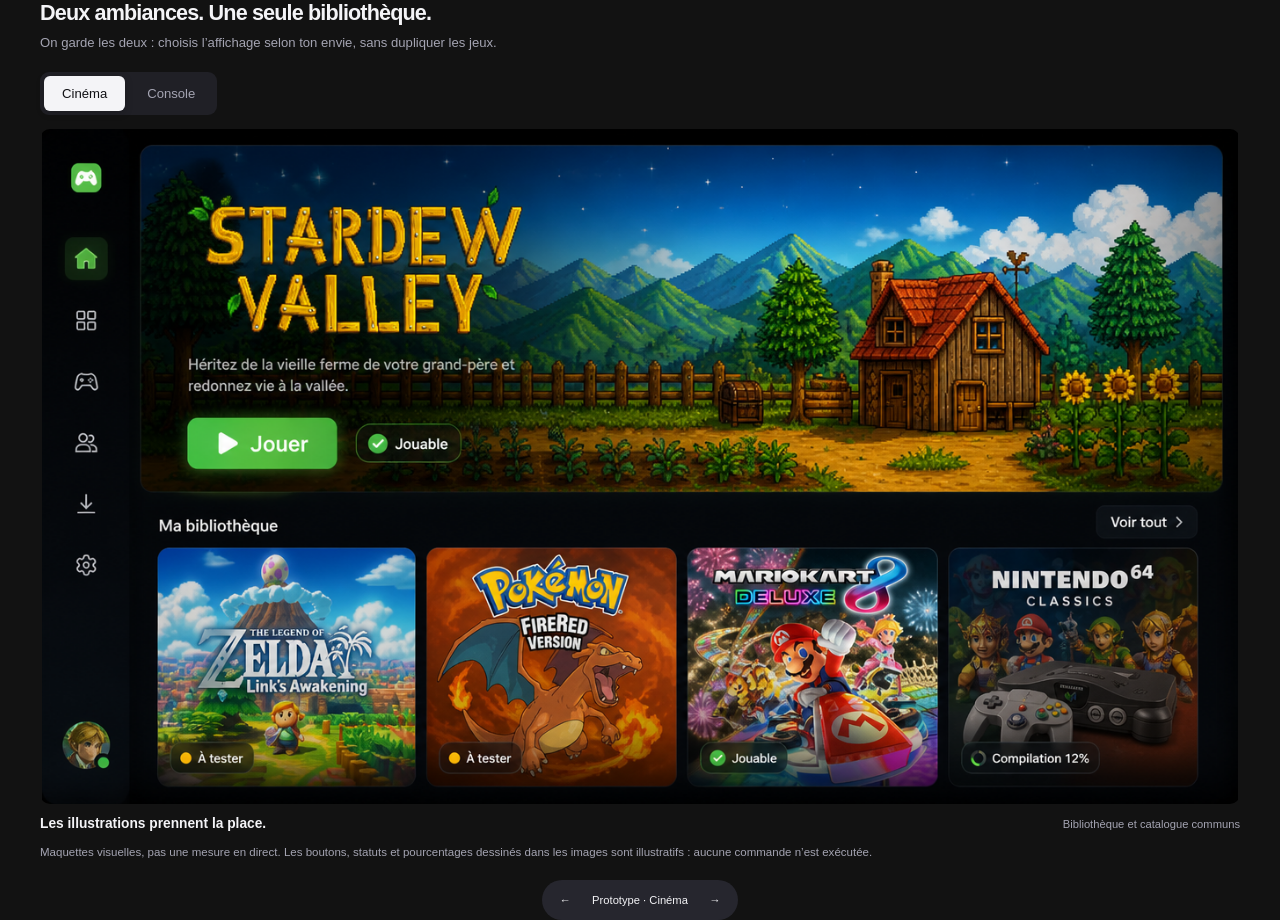
<file: tools/build-monitor/protos/prototype-dual-view.html>
<!doctype html>
<!-- Throwaway prototype: keep both visual directions, switchable with ?variant=cinema or console. No game actions or live status. -->
<html lang="fr">
<head>
<meta charset="utf-8">
<meta name="viewport" content="width=device-width, initial-scale=1">
<title>NXNative — Cinéma & Console</title>
<style>
:root{color-scheme:dark;font-family:"Avenir Next","Helvetica Neue",sans-serif;color:#f4f4f7;background:transparent}
*{box-sizing:border-box}body{margin:0;background:transparent}button{font:inherit;cursor:pointer}button:focus-visible{outline:2px solid #c2ccff;outline-offset:4px}main{max-width:1200px;margin:auto}h1{font-size:1.35rem;letter-spacing:-.04em;margin:0 0 6px;font-weight:650}.intro{font-size:.82rem;color:#a4a4b2;margin:0 0 18px;line-height:1.7}.switch{display:flex;gap:4px;background:#202026;border-radius:9px;padding:4px;width:fit-content;margin:0 0 14px}.switch button{border:0;background:transparent;color:#a4a4b2;padding:10px 18px;border-radius:6px;font-size:.82rem}.switch button[aria-pressed=true]{background:#f4f4f7;color:#101014;box-shadow:0 2px 8px #0003}.image-stage{position:relative;aspect-ratio:16/9;overflow:hidden;border-radius:10px}.image-stage img{display:block;width:100%;height:100%;object-fit:contain}.caption{display:flex;align-items:baseline;justify-content:space-between;gap:12px;flex-wrap:wrap;margin-top:12px}.caption strong{font-size:.86rem;font-weight:600}.caption span{color:#a4a4b2;font-size:.7rem}.note{color:#a4a4b2;font-size:.72rem;line-height:1.7;margin:12px 0 0}.prototype-switcher{display:flex;align-items:center;gap:12px;justify-content:center;background:#26262e;color:#f4f4f7;border-radius:100px;padding:5px 8px;width:fit-content;margin:17px auto 0;font-size:.7rem}.prototype-switcher button{width:30px;height:30px;display:grid;place-items:center;background:transparent;border:0;border-radius:50%;color:#f4f4f7}.prototype-switcher button:hover{background:#ffffff12}@media(max-width:450px){h1{font-size:1.15rem}.intro{font-size:.75rem}.switch button{font-size:.75rem;padding:9px 16px}.note{font-size:.68rem}}
</style>
</head>
<body>
<main>
  <h1>Deux ambiances. Une seule bibliothèque.</h1>
  <p class="intro">On garde les deux : choisis l’affichage selon ton envie, sans dupliquer les jeux.</p>
  <nav class="switch" aria-label="Vue du prototype">
    <button type="button" data-variant="cinema" aria-pressed="true">Cinéma</button>
    <button type="button" data-variant="console" aria-pressed="false">Console</button>
  </nav>
  <div class="image-stage"><img id="shot" src="direction-a-cinema.png" alt="Maquette du mode Cinéma : grande bannière et pochettes illustrées."></div>
  <div class="caption" role="status"><strong id="description">Les illustrations prennent la place.</strong><span>Bibliothèque et catalogue communs</span></div>
  <p class="note">Maquettes visuelles, pas une mesure en direct. Les boutons, statuts et pourcentages dessinés dans les images sont illustratifs : aucune commande n’est exécutée.</p>
  <div class="prototype-switcher" aria-label="Changer de prototype"><button type="button" id="previous" aria-label="Vue précédente">←</button><span id="variant-name">Prototype · Cinéma</span><button type="button" id="next" aria-label="Vue suivante">→</button></div>
</main>
<script>
const shots = {cinema:'direction-a-cinema.png',console:'direction-b-console.png'};
const descriptions = {cinema:'Les illustrations prennent la place.',console:'Un jeu sélectionné, le reste à portée de main.'};
const alternatives = {cinema:'Maquette du mode Cinéma : grande bannière et pochettes illustrées.',console:'Maquette du mode Console : jeux en carrousel, sélection encadrée et dock en bas.'};
const labels = {cinema:'Cinéma',console:'Console'};
const url = new URL(location.href);
let variant = url.searchParams.get('variant')==='console'?'console':'cinema';
function display(value) {
  variant = value==='console'?'console':'cinema';
  document.getElementById('shot').src = shots[variant];
  document.getElementById('shot').alt = alternatives[variant];
  document.getElementById('description').textContent = descriptions[variant];
  document.getElementById('variant-name').textContent = 'Prototype · '+labels[variant];
  document.querySelectorAll('[data-variant]').forEach(button=>button.setAttribute('aria-pressed',String(button.dataset.variant===variant)));
  url.searchParams.set('variant',variant);
  history.replaceState(null,'',url);
}
function cycle() {display(variant==='cinema'?'console':'cinema');}
document.querySelectorAll('[data-variant]').forEach(button=>button.addEventListener('click',()=>display(button.dataset.variant)));
document.getElementById('previous').addEventListener('click',cycle);
document.getElementById('next').addEventListener('click',cycle);
document.addEventListener('keydown',event=>{if(event.defaultPrevented || event.altKey || event.ctrlKey || event.metaKey || event.target.closest('input,textarea,select,[contenteditable=true]'))return;if(event.key==='ArrowLeft' || event.key==='ArrowRight'){event.preventDefault();cycle();}});
display(variant);
</script>
</body>
</html>
</file>
<file: tools/build-monitor/protos/nx-shared.css>
/* Shared dashboard and prototype design system. Tokens come from the validated Cinéma blocks 1-2. */
:root{
  --nx-base:#080615;--nx-rail:#05040c;--nx-surface:#110d22;--nx-raised:#1b1530;
  --nx-text:#f5f0ff;--nx-text-soft:#e0d7f1;--nx-muted:#b6accb;--nx-icon:#baafd0;
  /* Legacy --nx-green* names are kept because components still reference them; the values are now the violet accent. */
  --nx-green:#7c3aed;--nx-green-hover:#8b5cf6;--nx-green-bright:#c4a7ff;--nx-green-deep:#2b1648;--nx-focus:#b794ff;
  --nx-border:#b79cff33;--nx-border-hover:#a78bdb;--nx-hairline:#ffffff12;
  --nx-yellow:#ffc400;
  --nx-radius-tile:16px;--nx-radius-control:12px;--nx-radius-pill:11px;
  --nx-tile-ratio:1/1; /* one square ratio for every cover, both views (user decision, replaces the 285/272 mockup ratio) */
  --nx-ease:cubic-bezier(.2,.8,.2,1);--nx-spring:cubic-bezier(.34,1.4,.64,1);
  --nx-font:"Helvetica Neue",Arial,sans-serif;
}
/* Night-sky background: static CSS stars (two offset tiles so the repeat is not visible),
   ::before = indigo/violet/magenta nebula drifting very slowly, ::after = one pulsar halo breathing slowly. */
.nx-bg{position:absolute;inset:0;overflow:hidden;z-index:0;pointer-events:none;background:
  radial-gradient(1px 1px at 23px 31px,#f5f0ffcc,transparent) 0 0/190px 190px,
  radial-gradient(1px 1px at 131px 77px,#e0d7f199,transparent) 0 0/190px 190px,
  radial-gradient(1.5px 1.5px at 74px 143px,#ffffffcc,transparent) 0 0/190px 190px,
  radial-gradient(1px 1px at 167px 12px,#c4a7ff99,transparent) 0 0/190px 190px,
  radial-gradient(1px 1px at 41px 211px,#f5f0ff99,transparent) 0 0/271px 293px,
  radial-gradient(1.5px 1.5px at 203px 133px,#e0d7f1b3,transparent) 0 0/271px 293px,
  radial-gradient(1px 1px at 111px 267px,#c4a7ff80,transparent) 0 0/271px 293px,
  var(--nx-base)}
.nx-bg::before,.nx-bg::after{content:"";position:absolute}
/* Soft focus (blur ~20-35px) only on these two decorative layers: never on UI, covers or text. ::before is oversized (inset -20%) so the blurred edges stay outside .nx-bg's clip, and the pulsar gradients fade to transparent well inside their box. */
.nx-bg::before{inset:-20%;opacity:.65;filter:blur(30px);animation:nx-drift 48s ease-in-out infinite alternate;background:
  radial-gradient(40% 35% at 25% 22%,#4c2bb8b3,transparent 70%),
  radial-gradient(34% 30% at 78% 80%,#a21caf73,transparent 70%),
  radial-gradient(30% 26% at 72% 28%,#2b3fb866,transparent 70%)}
/* Pulsar: tiny core, thin ring and wide halo in one layer, top right behind the content; opacity swells over ~20 s, never a flash. */
.nx-bg::after{right:6%;top:6%;width:min(46vw,520px);aspect-ratio:1;opacity:.6;filter:blur(22px);animation:nx-pulsar 20s ease-in-out infinite alternate;background:
  radial-gradient(circle,#fff 0,#e9dcff 3px,#b794ff80 8px,transparent 14px),
  radial-gradient(circle,transparent 24%,#b794ff66 29%,transparent 35%),
  radial-gradient(circle,#7c3aed4d,transparent 62%)}
@keyframes nx-drift{to{transform:translate(4%,3%) scale(1.06)}}
@keyframes nx-pulsar{to{opacity:.95;transform:scale(1.08)}}

/* Tile: same component in both views. */
.nx-tile{position:relative;aspect-ratio:var(--nx-tile-ratio);border:1px solid var(--nx-border);border-radius:var(--nx-radius-tile);overflow:hidden;padding:0;background:var(--nx-surface);color:var(--nx-text);font:inherit;cursor:pointer;text-align:left;transition:transform .35s var(--nx-spring),border-color .2s,box-shadow .35s var(--nx-ease)}
.nx-tile img{display:block;width:100%;height:100%;object-fit:cover;transition:transform .6s var(--nx-ease)}
/* Zoom the whole tile, not the image: the cropped art still contains a baked badge that must stay exactly under the HTML pill. */
.nx-tile:hover{border-color:var(--nx-border-hover);transform:translateY(-4px) scale(1.02)}
.nx-tile[aria-pressed=true],.nx-tile.is-selected{outline:3px solid var(--nx-focus);outline-offset:3px;box-shadow:0 18px 40px #0009}
.nx-tile:active{transform:scale(.98)}

/* Status pills. */
.nx-pill{display:inline-flex;align-items:center;gap:7px;height:35px;padding:6px 10px;border:1px solid #53694166;border-radius:var(--nx-radius-pill);background:#171b0d;color:#f5f7ef;font-size:.9375rem;line-height:20px;white-space:nowrap}
.nx-pill .nx-dot{width:12px;height:12px;border-radius:50%;background:var(--nx-yellow);animation:nx-pulse 2.4s ease-in-out infinite}
.nx-pill.ready{background:#0b2416;border-color:#3b754d}
.nx-pill .nx-tick{width:19px;height:19px;border-radius:50%;display:grid;place-items:center;background:#42b947;color:#fff;font-size:.875rem;font-weight:700}
.nx-pill.compiling{background:#111919;border-color:#3c5650}
.nx-pill .nx-spinner{width:16px;height:16px;border:2px solid #50665d;border-top-color:#65d853;border-right-color:#65d853;border-radius:50%;animation:nx-spin .9s linear infinite}
/* One pill style everywhere, hero included: same height, radius, border and text size. */
@keyframes nx-spin{to{transform:rotate(1turn)}}
@keyframes nx-pulse{50%{opacity:.55;transform:scale(.85)}}

/* Buttons. */
.nx-primary{height:59px;min-width:171px;padding:0 25px;border:0;border-radius:var(--nx-radius-control);background:var(--nx-green);color:#fff;font:500 1.5rem var(--nx-font);display:inline-flex;align-items:center;justify-content:center;gap:13px;cursor:pointer;transition:background .2s,transform .2s var(--nx-spring)}
.nx-primary:hover{background:var(--nx-green-hover);transform:translateY(-1px)}
.nx-primary:active{transform:scale(.97)}
.nx-secondary{height:38px;padding:0 15px;display:inline-flex;align-items:center;gap:9px;background:var(--nx-raised);color:var(--nx-text);border:1px solid #ffffff08;border-radius:var(--nx-radius-pill);font:1rem var(--nx-font);cursor:pointer;transition:background .2s,border-color .2s}
.nx-secondary:hover{background:#271d44;border-color:#b79cff33}

/* Nav icon button: rail (Cinéma) and dock (Console). */
.nx-nav{border:0;background:none;color:var(--nx-icon);border-radius:11px;display:grid;place-items:center;cursor:pointer;transition:background .2s,color .2s,transform .2s var(--nx-spring)}
.nx-nav svg{fill:none;stroke:currentColor;stroke-width:1.7;stroke-linecap:round;stroke-linejoin:round}
.nx-nav:hover{background:#ffffff08;color:var(--nx-text)}
.nx-nav:active{transform:scale(.94)}
.nx-nav[aria-pressed=true]{color:var(--nx-green-bright);background:var(--nx-green-deep)}

:where(button,select,textarea):focus-visible{outline:2px solid var(--nx-focus);outline-offset:4px}
@media(prefers-reduced-motion:reduce){*,*::before,*::after{animation:none!important;transition:none!important}}
</file>
